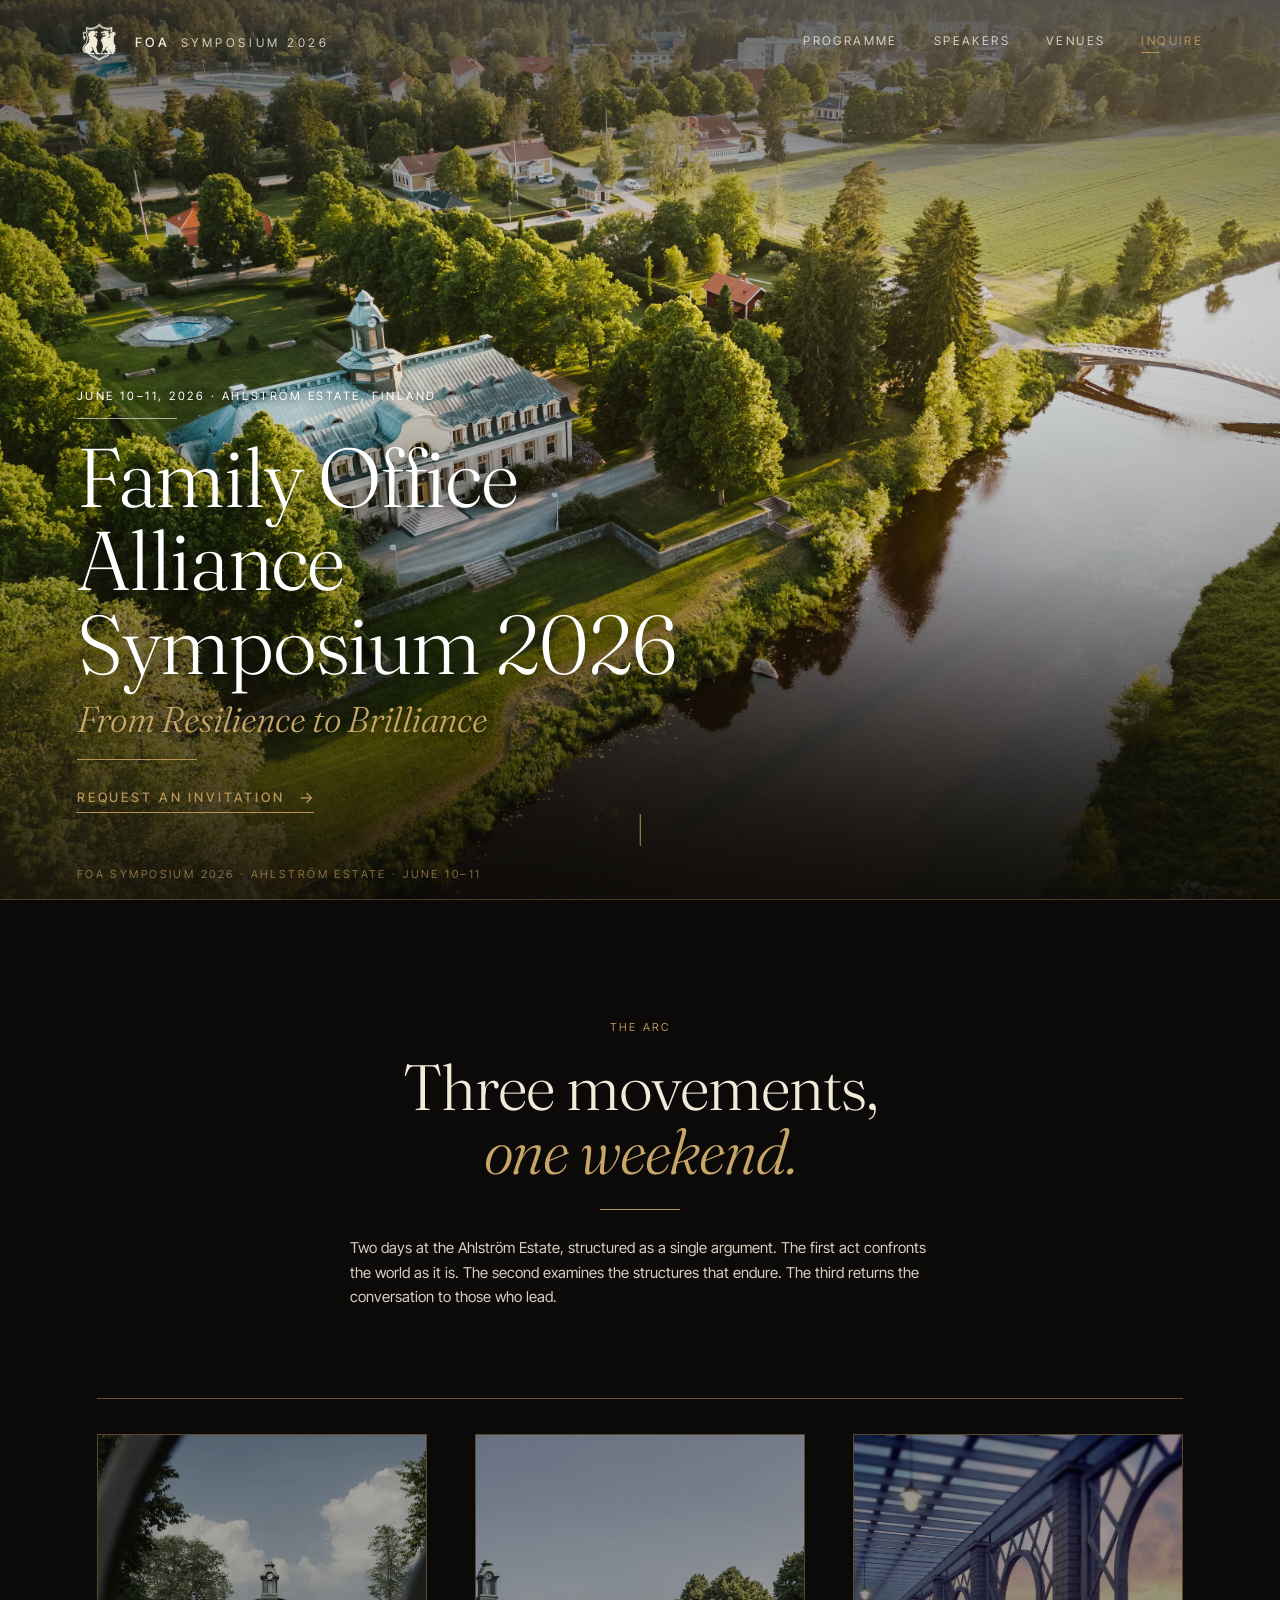
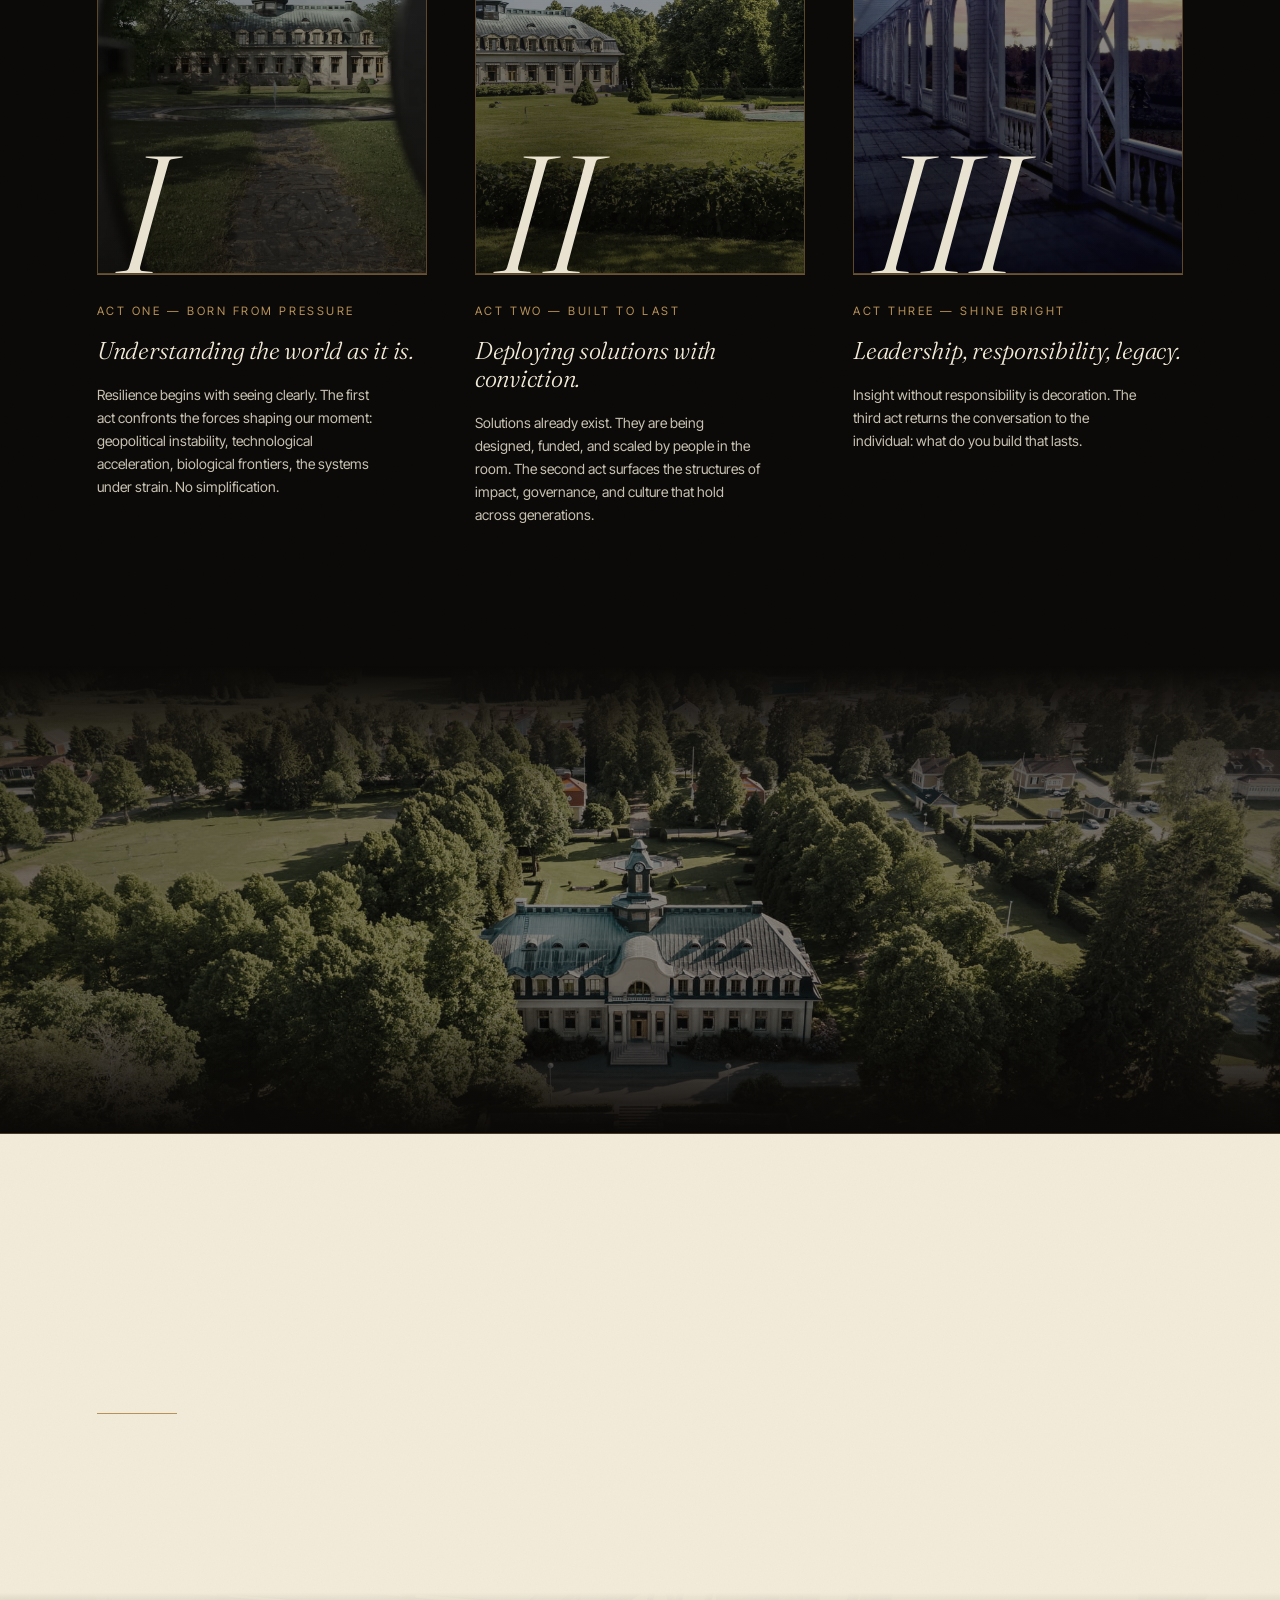
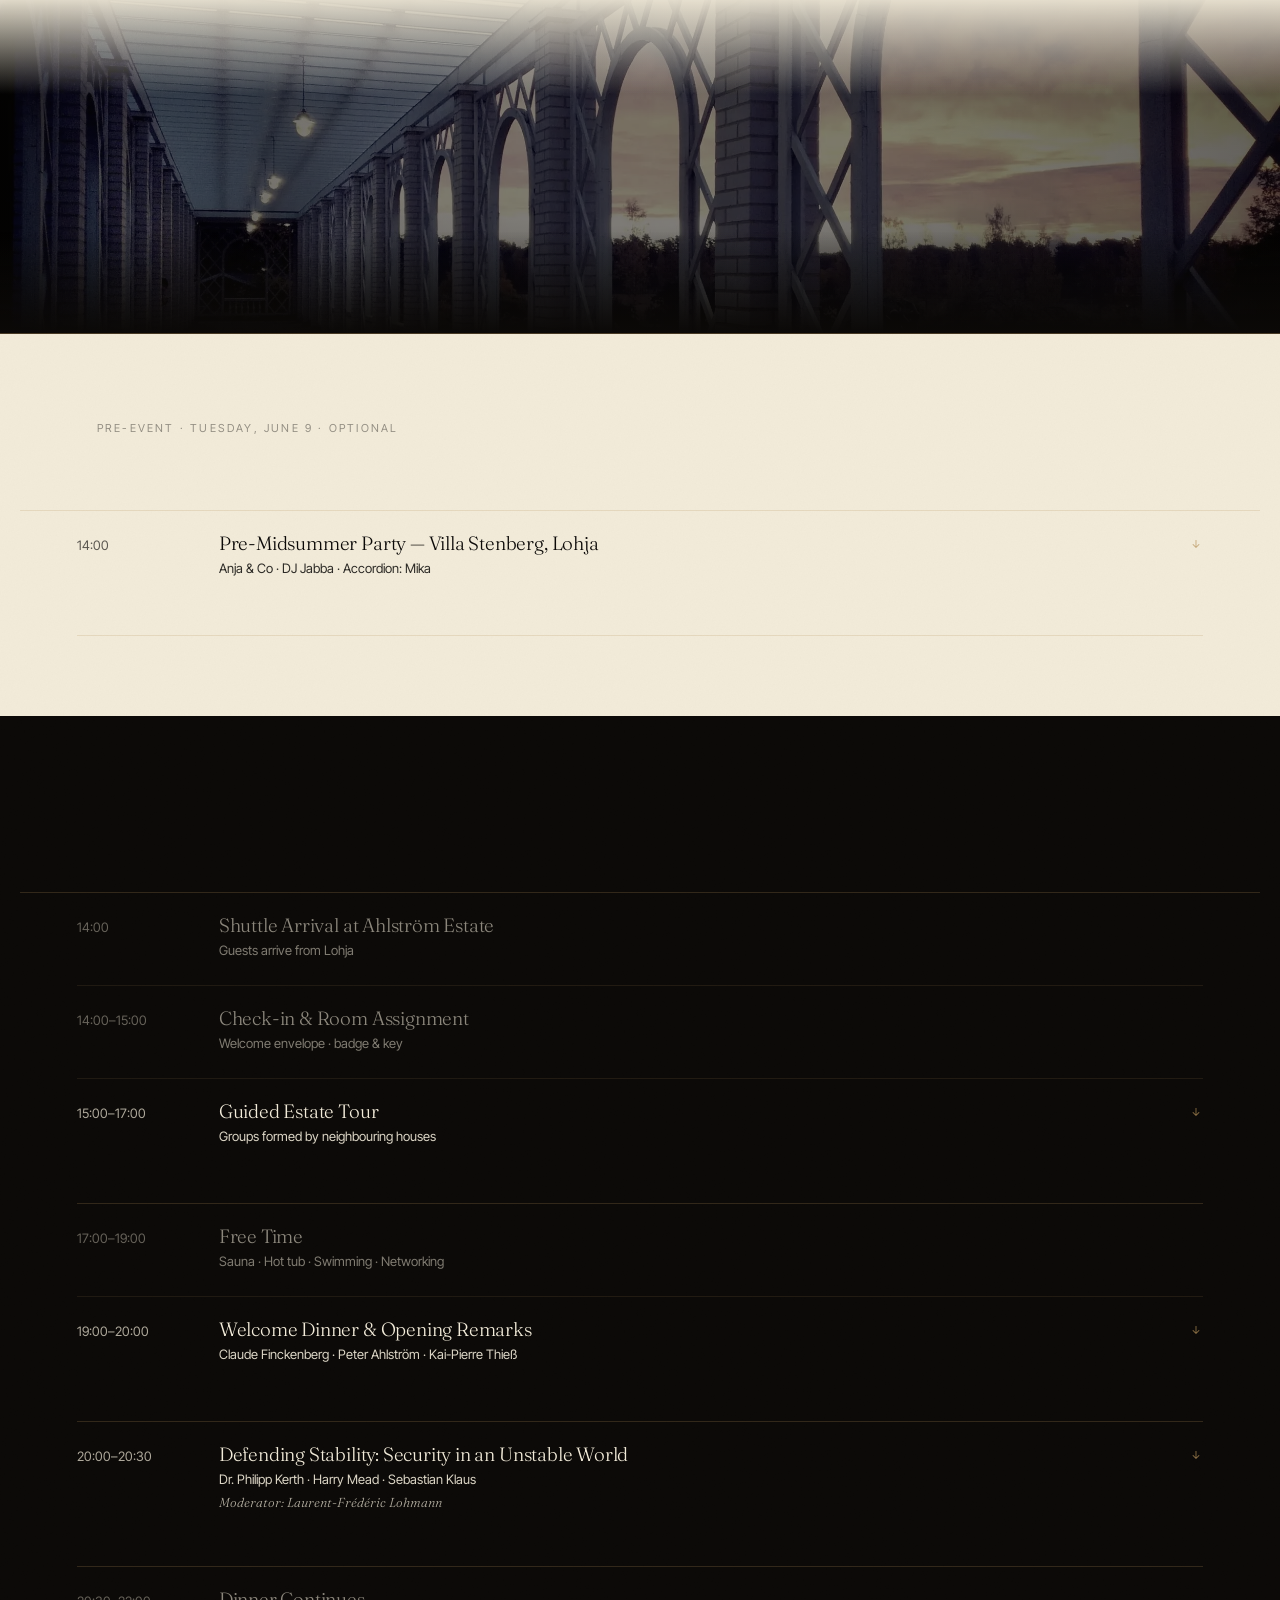
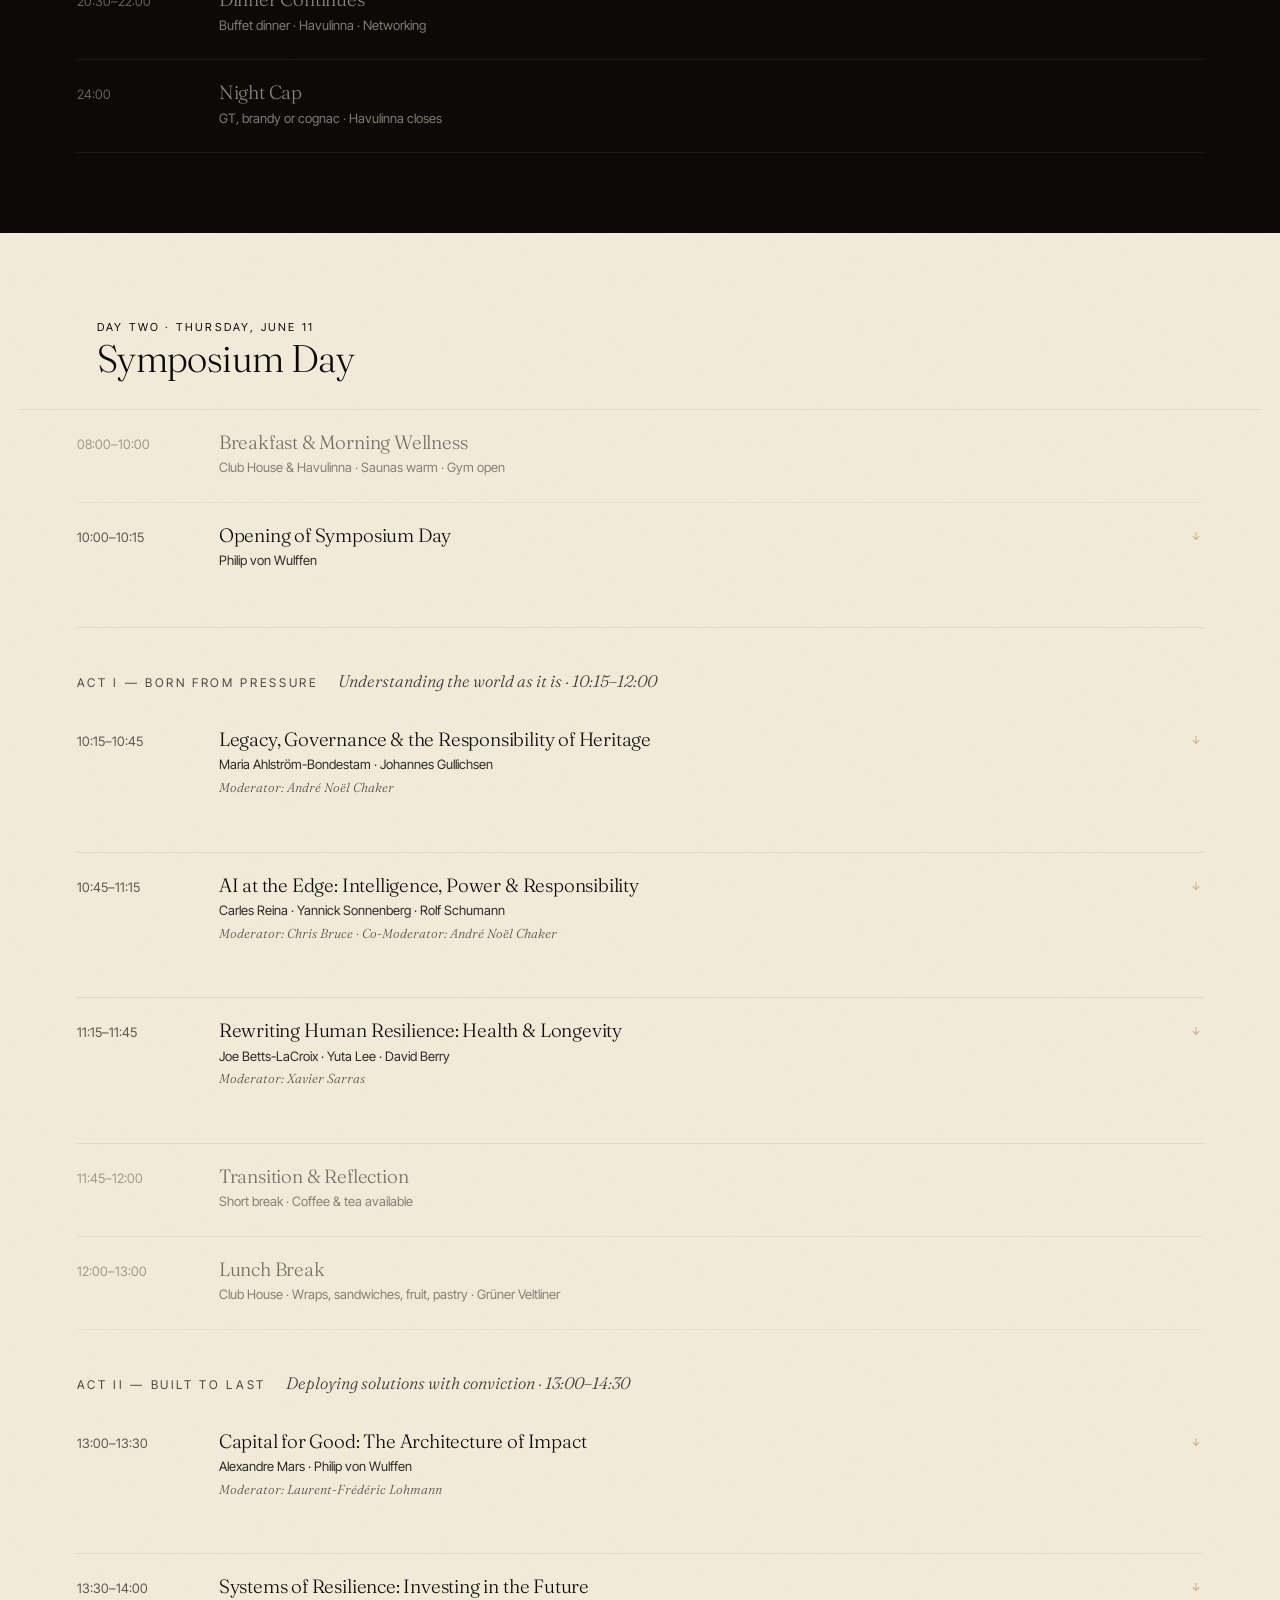
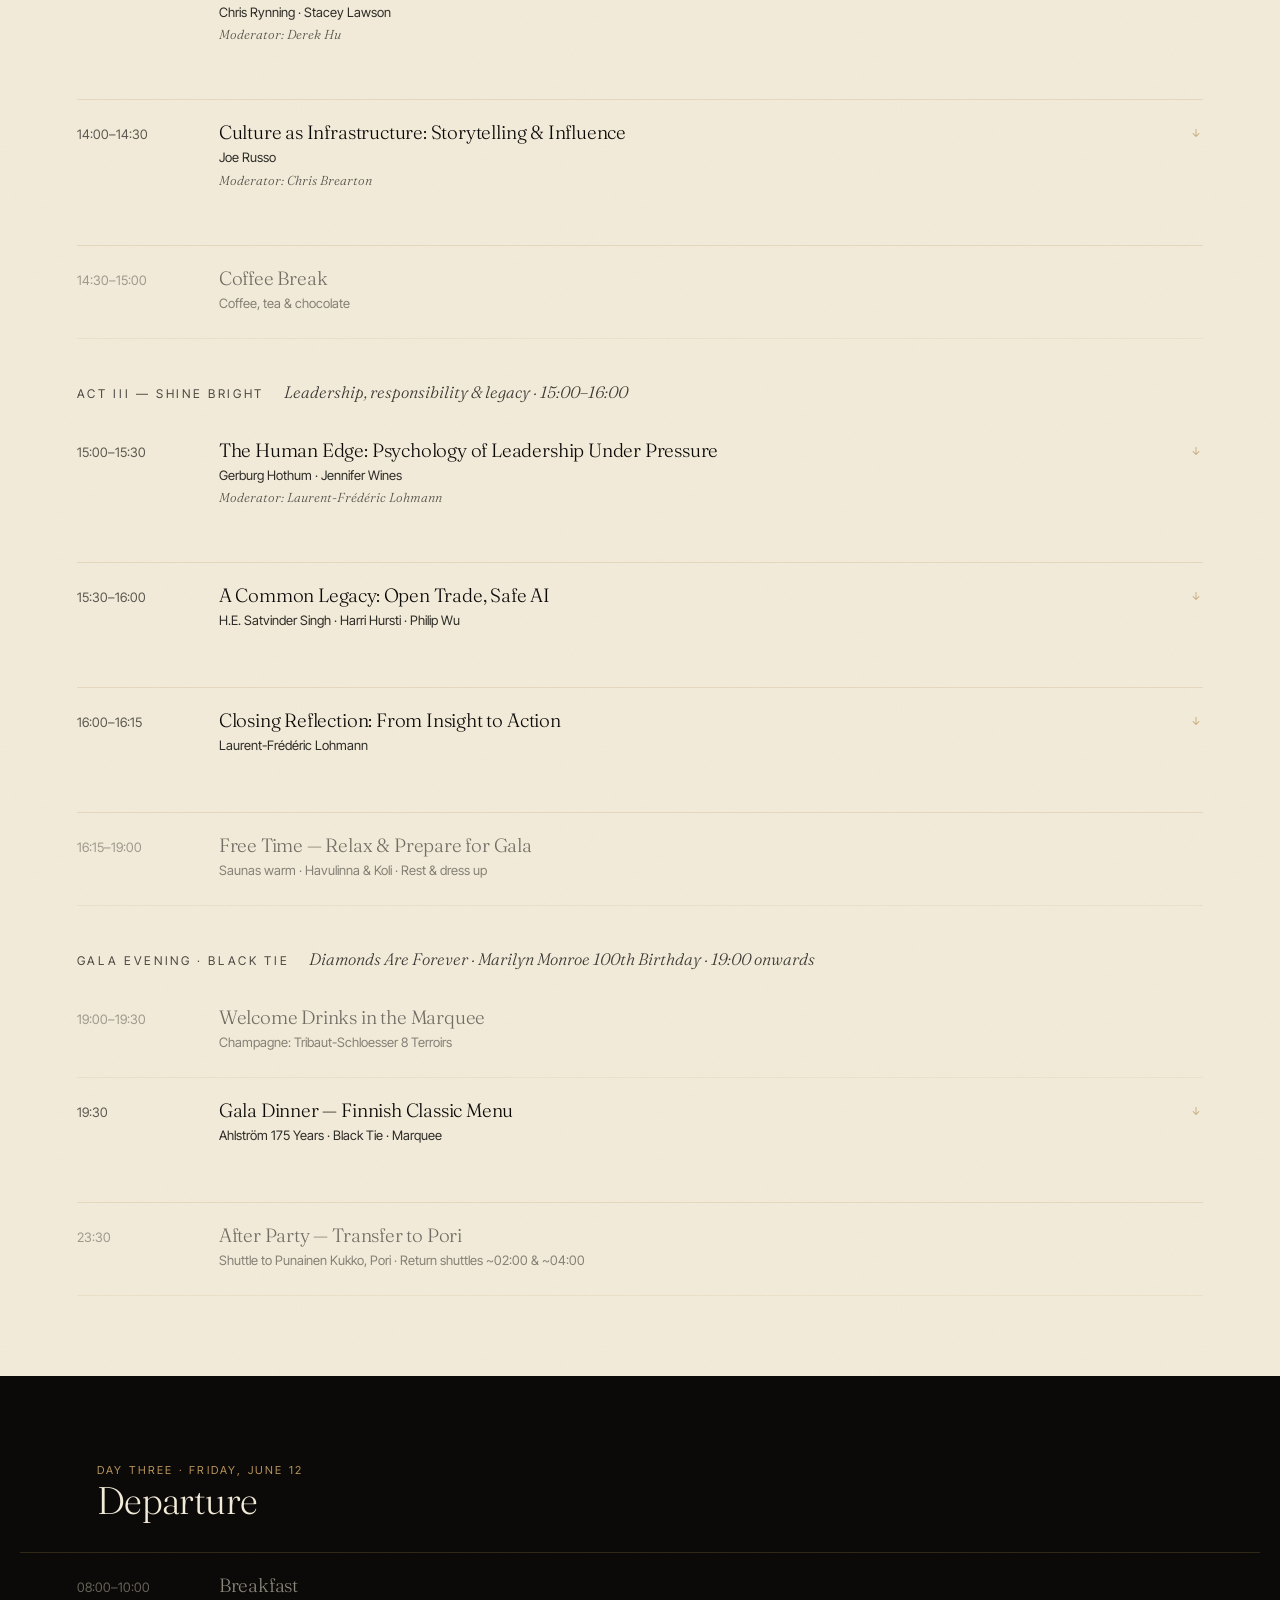
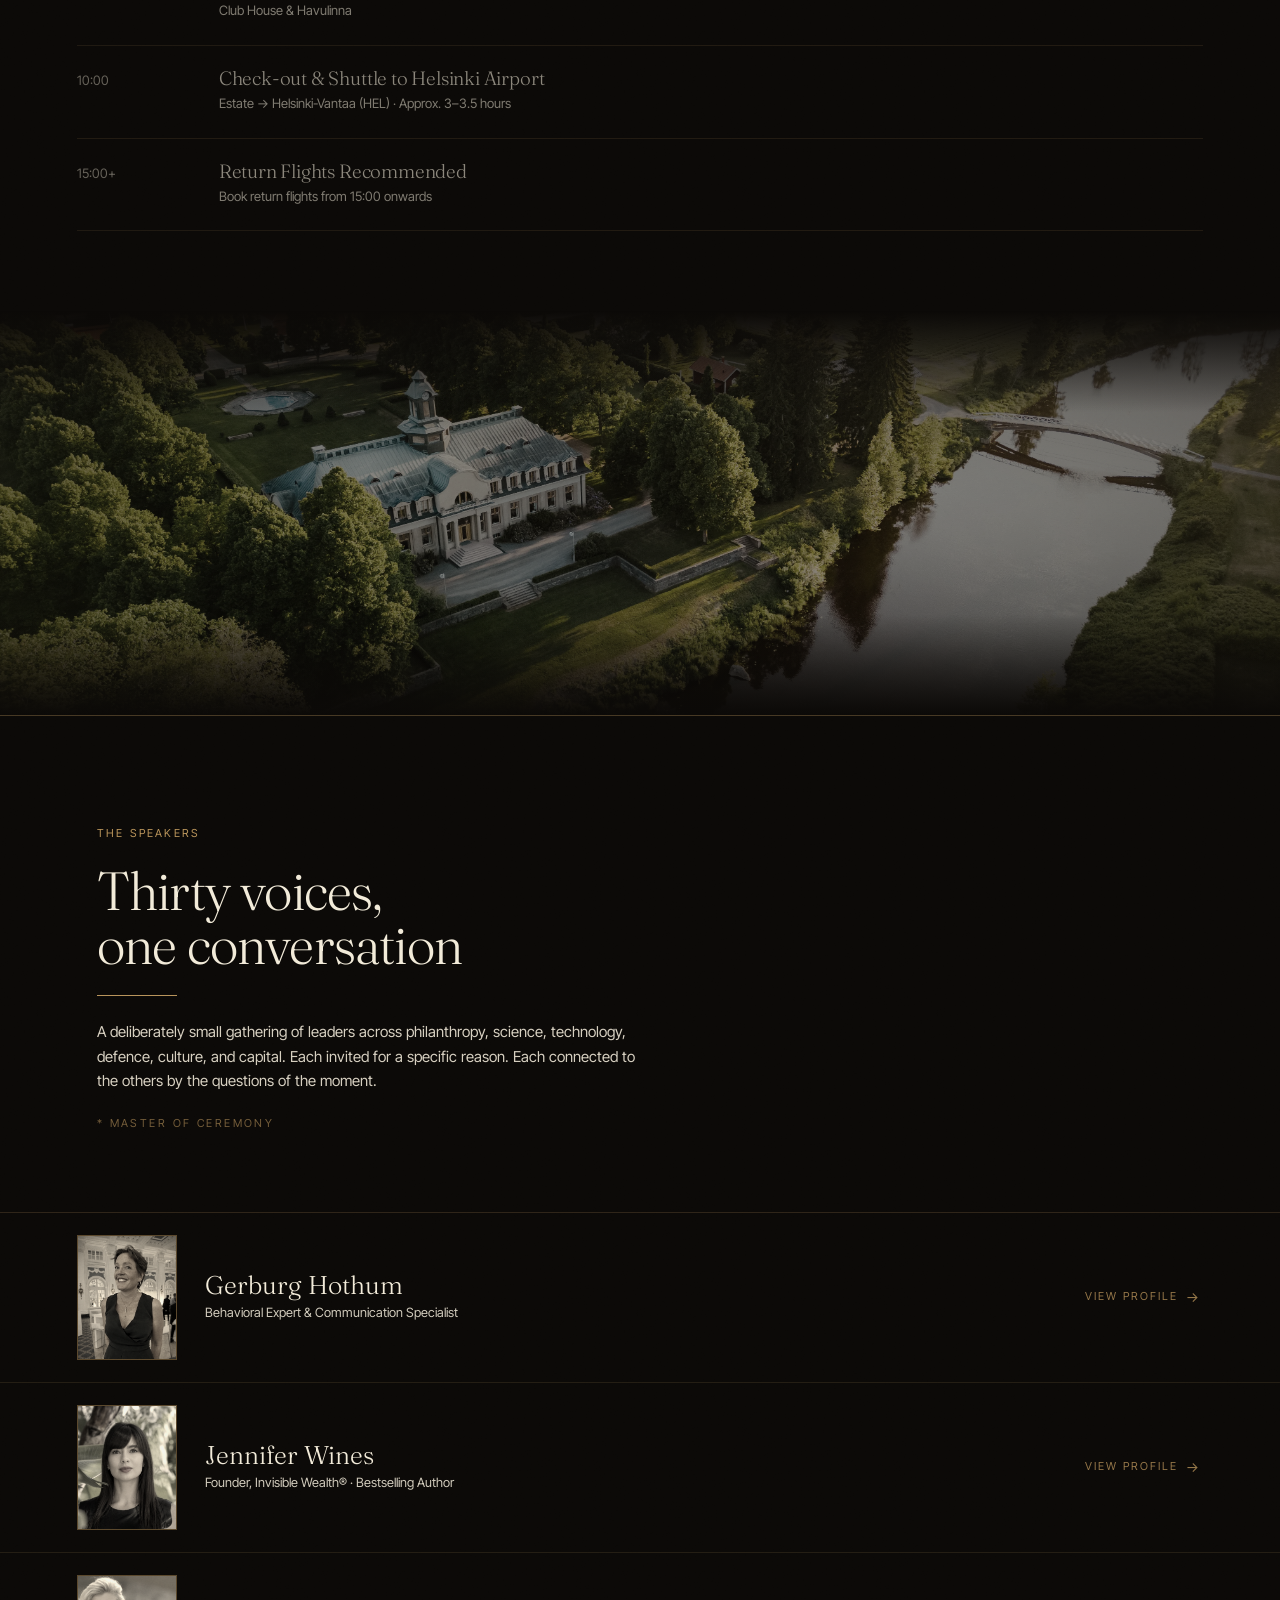
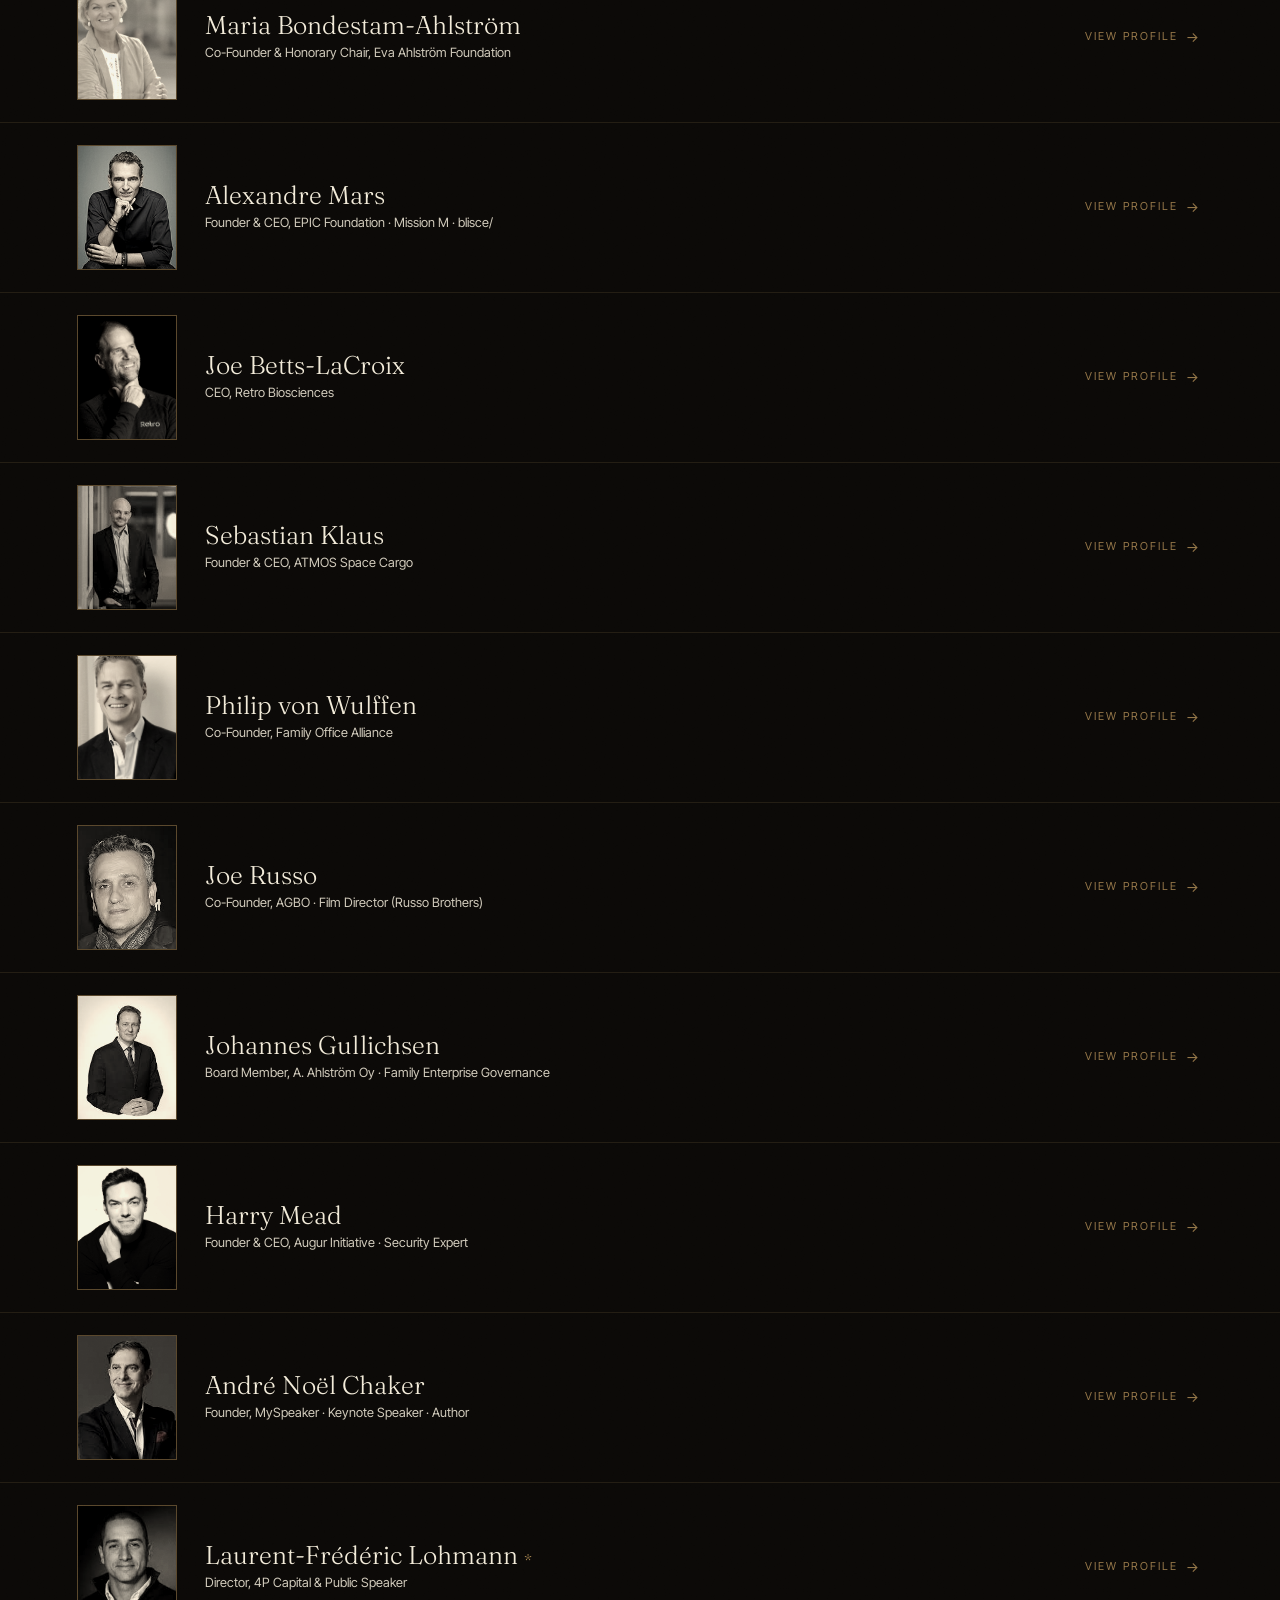
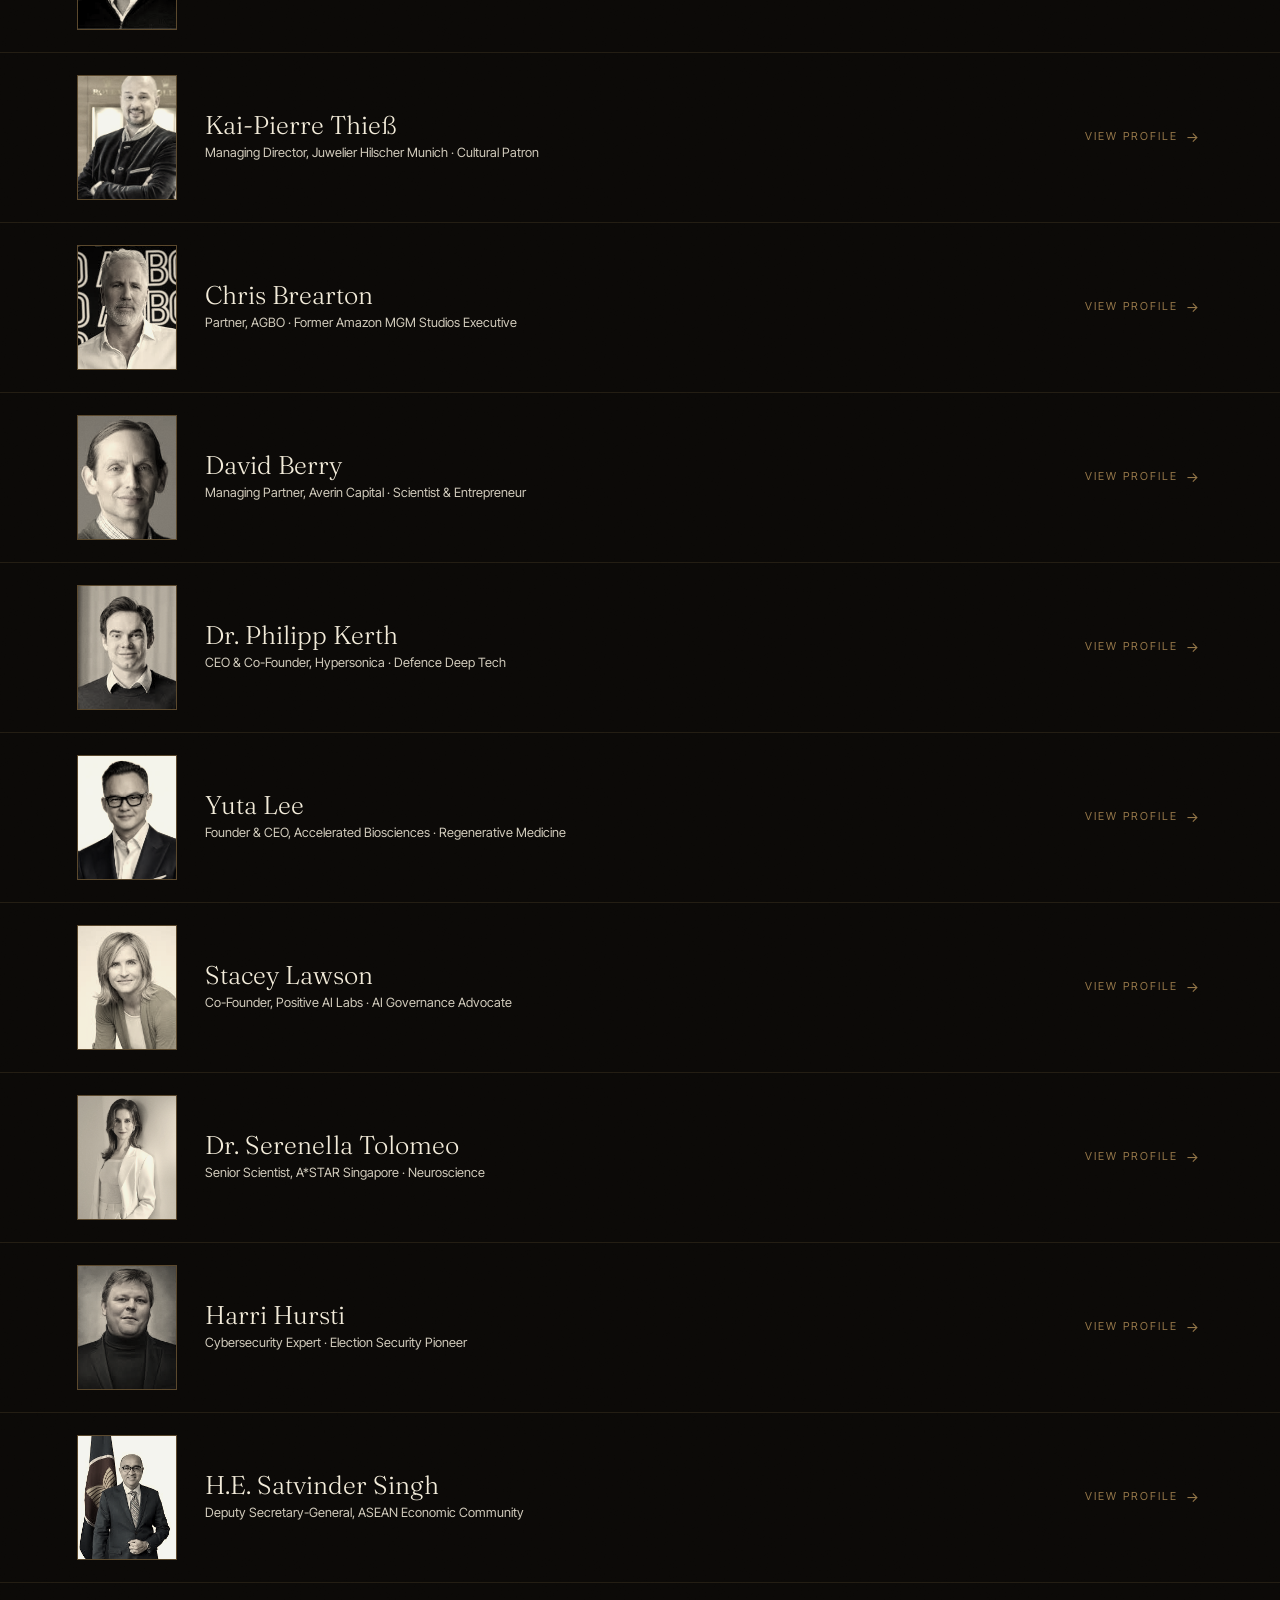
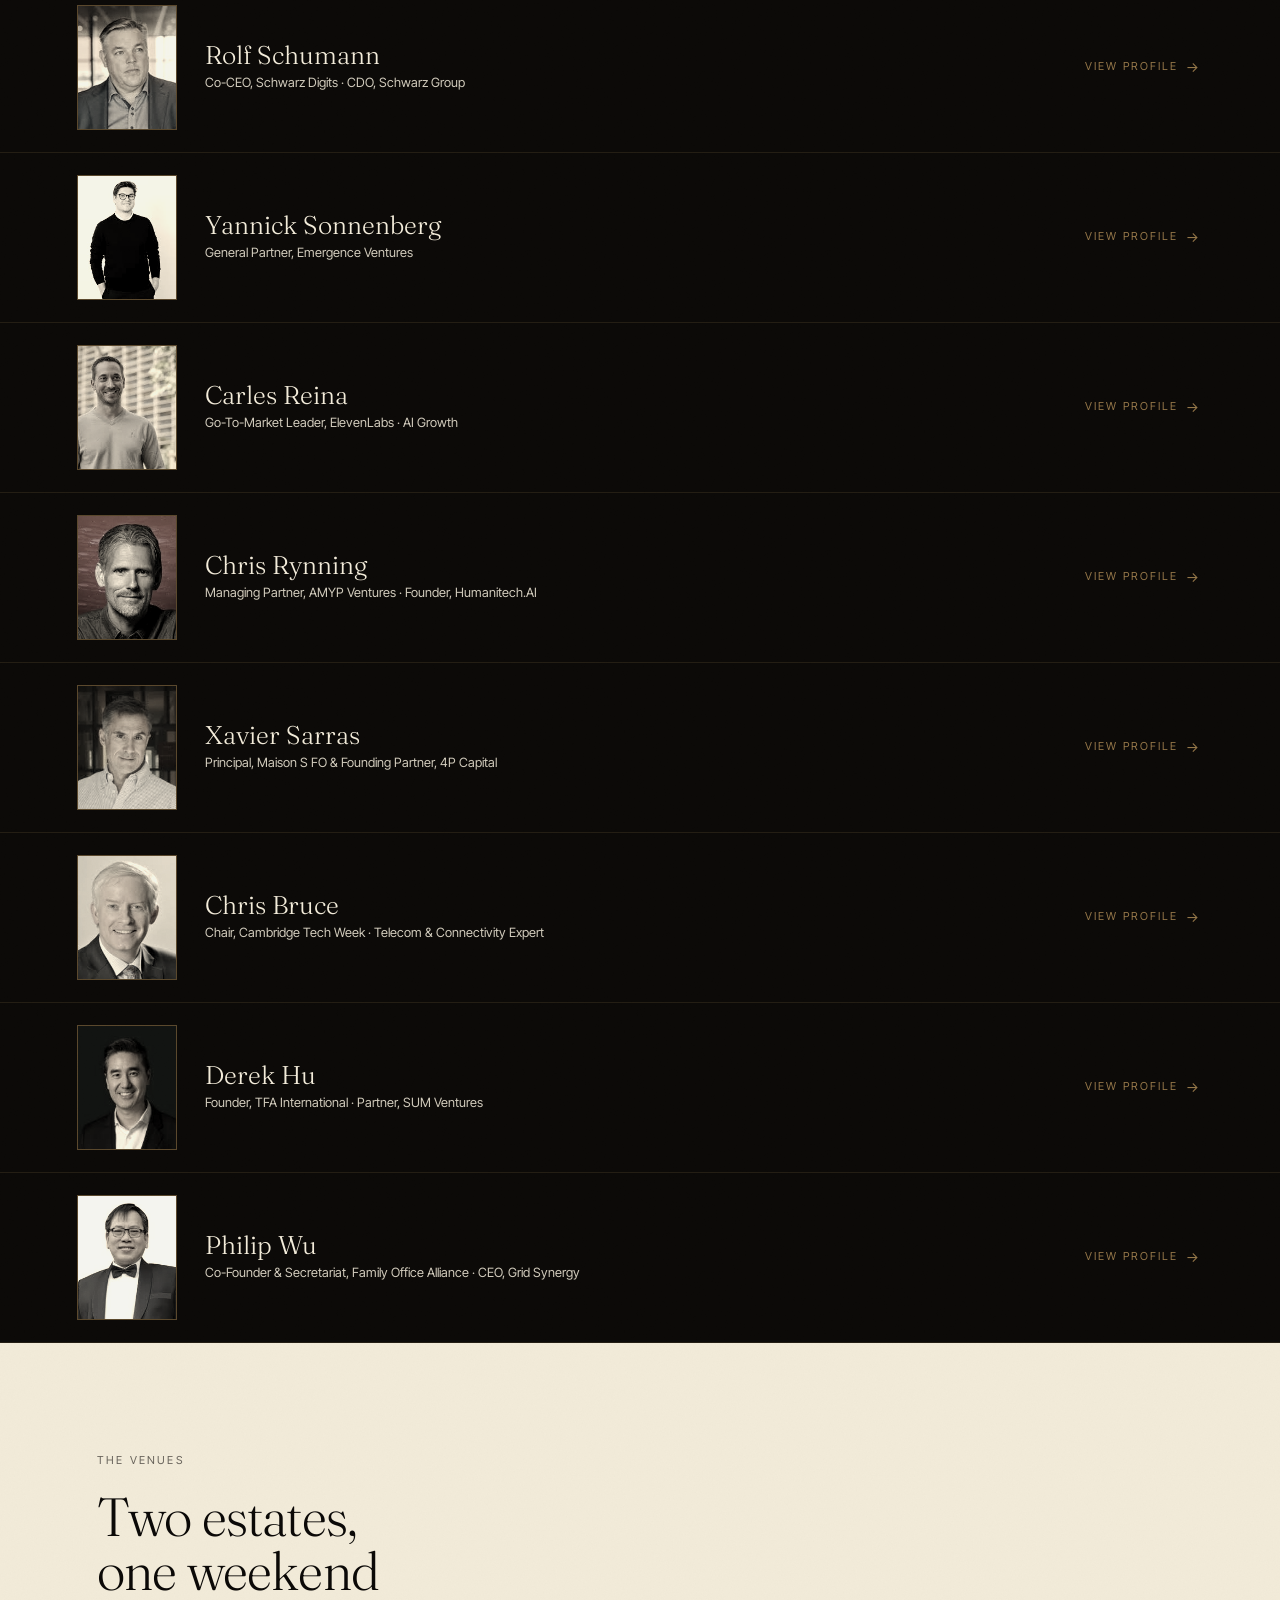
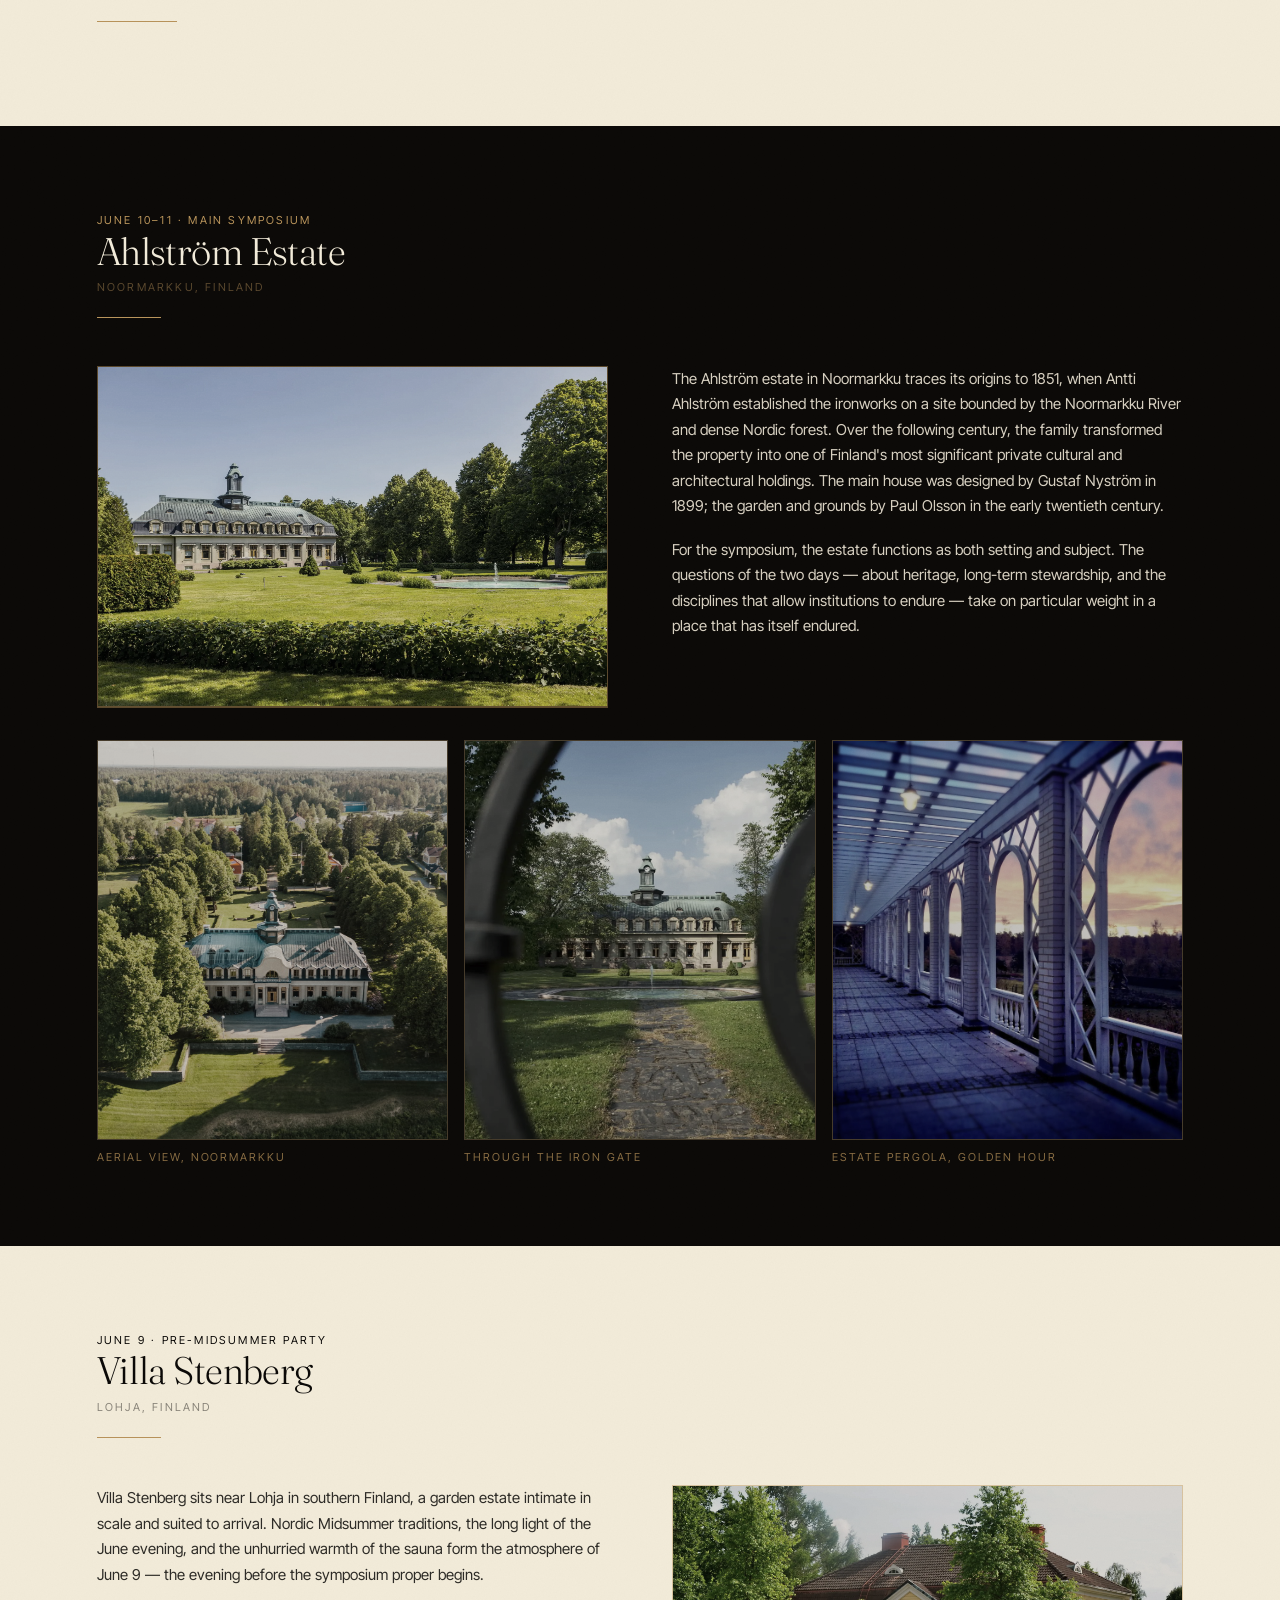
<file: index.html>
<!DOCTYPE html>
<html lang="en">
<head>
  <meta charset="UTF-8">
  <meta name="viewport" content="width=device-width, initial-scale=1.0">
  <title>FOA Symposium 2026 — From Resilience to Brilliance</title>
  <meta name="description" content="An invitation-only gathering of family office principals, founders, and global leaders. Ahlström Estate, Finland. June 10–11, 2026.">
  <meta property="og:title" content="FOA Symposium 2026 — From Resilience to Brilliance">
  <meta property="og:description" content="An invitation-only gathering of family office principals, founders, and global leaders. Ahlström Estate, Finland. June 10–11, 2026.">
  <meta property="og:image" content="assets/photo-estate-drone-river.webp">
  <meta property="og:type" content="website">
  <meta name="twitter:card" content="summary_large_image">
  <link rel="preload" href="fonts/Fraunces-VariableFont_SOFT_WONK_opsz_wght.ttf" as="font" type="font/truetype" crossorigin>
  <link rel="preload" href="fonts/InterTight-VariableFont_wght.ttf" as="font" type="font/truetype" crossorigin>
  <link rel="stylesheet" href="foa-styles.css">
</head>
<body>

<!-- ─── MOBILE MENU ──────────────────────────────────────────────────── -->
<div id="mobile-menu" role="dialog" aria-modal="true" aria-label="Navigation menu" class="grain surface-ink">
  <button class="mobile-menu-close" aria-label="Close menu">✕</button>
  <nav class="mobile-menu-links">
    <a class="mobile-menu-link" href="#programme">Programme</a>
    <a class="mobile-menu-link" href="#speakers">Speakers</a>
    <a class="mobile-menu-link" href="#venues">Venues</a>
    <a class="mobile-menu-link" href="#inquiries">Inquire</a>
  </nav>
  <div class="mobile-menu-footer">FOA SYMPOSIUM 2026 · JUNE 10–11 · FINLAND</div>
</div>

<!-- ─── NAVIGATION ──────────────────────────────────────────────────── -->
<nav id="nav" role="navigation" aria-label="Main navigation">
  <a class="nav-brand" href="#hero" aria-label="FOA Symposium 2026 – home">
    <span class="nav-crest" role="img" aria-label="Family Office Alliance crest"></span>
    <span class="nav-wordmark">
      <span class="nav-wordmark-foa">FOA</span><span class="nav-wordmark-sep"> · </span><span class="nav-wordmark-sub">Symposium 2026</span>
    </span>
  </a>
  <div class="nav-links">
    <a class="nav-link" href="#programme">Programme</a>
    <a class="nav-link" href="#speakers">Speakers</a>
    <a class="nav-link" href="#venues">Venues</a>
    <a class="nav-link nav-cta" href="#inquiries">Inquire</a>
  </div>
  <button class="nav-hamburger" aria-label="Open navigation menu" aria-expanded="false" aria-controls="mobile-menu">
    <span></span><span></span><span></span>
  </button>
</nav>

<!-- ═══════════════════════════════════════════════════════════════════
     1. HERO
     ═══════════════════════════════════════════════════════════════════ -->
<section id="hero">
  <div class="hero-photo" role="img" aria-label="Ahlström Estate aerial view, Noormarkku, Finland"></div>
  <div class="hero-overlay-r" aria-hidden="true"></div>
  <div class="hero-overlay-b" aria-hidden="true"></div>
  <div class="hero-overlay-t" aria-hidden="true"></div>
  <div class="hero-overlay-l" aria-hidden="true"></div>

  <div class="hero-content">
    <p class="label hero-eyebrow">June 10–11, 2026 · Ahlström Estate, Finland</p>
    <div class="hero-rule" aria-hidden="true"></div>
    <h1 class="disp hero-title">Family Office Alliance<br>Symposium 2026</h1>
    <p class="disp-tag hero-tagline">From Resilience to Brilliance</p>
    <div class="hero-rule-2" aria-hidden="true"></div>
    <a class="label hero-cta" href="#inquiries">Request an Invitation<span class="hero-cta-arrow" aria-hidden="true">→</span></a>
  </div>

  <div class="scroll-indicator" aria-hidden="true">
    <div class="scroll-line"></div>
  </div>
  <div class="hero-photo-rule" aria-hidden="true"></div>
  <div class="hero-footer" aria-hidden="true">
    <span class="label hero-footer-line">FOA Symposium 2026 · Ahlström Estate · June 10–11</span>
  </div>
</section>

<!-- ═══════════════════════════════════════════════════════════════════
     2. THE THREE ACTS — triptych
     ═══════════════════════════════════════════════════════════════════ -->
<section id="acts" class="surface-ink grain">
  <div class="container acts-container">

    <header class="acts-header">
      <span class="label sec-eyebrow" data-fade>The Arc</span>
      <h2 class="disp acts-headline" data-fade="delay-1">Three movements,<br><em>one weekend.</em></h2>
      <hr class="sec-rule" aria-hidden="true">
      <p class="sec-body" data-fade="delay-2">Two days at the Ahlström Estate, structured as a single argument. The first act confronts the world as it is. The second examines the structures that endure. The third returns the conversation to those who lead.</p>
    </header>

    <div class="acts-triptych">

      <article class="act-card" data-fade>
        <div class="act-card-photo">
          <img src="uploads/ahlstromin-ruukki-noormarkku-kesalla-35.webp"
               alt="Ahlström Estate, aerial of the manor and grounds"
               loading="lazy">
          <div class="act-card-photo-overlay" aria-hidden="true"></div>
          <span class="act-card-numeral" aria-hidden="true">I</span>
        </div>
        <hr class="act-card-rule" aria-hidden="true">
        <div class="act-card-content">
          <span class="label act-card-label">Act One — Born from Pressure</span>
          <h3 class="disp-tag act-card-title">Understanding the world as it is.</h3>
          <p class="act-card-body">Resilience begins with seeing clearly. The first act confronts the forces shaping our moment: geopolitical instability, technological acceleration, biological frontiers, the systems under strain. No simplification.</p>
        </div>
      </article>

      <article class="act-card" data-fade="delay-1">
        <div class="act-card-photo">
          <img src="uploads/ahlstrom-ruukki-alue-16.webp"
               alt="Ahlström Estate gardens and fountain"
               loading="lazy">
          <div class="act-card-photo-overlay" aria-hidden="true"></div>
          <span class="act-card-numeral" aria-hidden="true">II</span>
        </div>
        <hr class="act-card-rule" aria-hidden="true">
        <div class="act-card-content">
          <span class="label act-card-label">Act Two — Built to Last</span>
          <h3 class="disp-tag act-card-title">Deploying solutions with conviction.</h3>
          <p class="act-card-body">Solutions already exist. They are being designed, funded, and scaled by people in the room. The second act surfaces the structures of impact, governance, and culture that hold across generations.</p>
        </div>
      </article>

      <article class="act-card" data-fade="delay-2">
        <div class="act-card-photo">
          <img src="uploads/havulinna-11-scaled.webp"
               alt="Havulinna pergola at golden hour"
               loading="lazy">
          <div class="act-card-photo-overlay" aria-hidden="true"></div>
          <span class="act-card-numeral" aria-hidden="true">III</span>
        </div>
        <hr class="act-card-rule" aria-hidden="true">
        <div class="act-card-content">
          <span class="label act-card-label">Act Three — Shine Bright</span>
          <h3 class="disp-tag act-card-title">Leadership, responsibility, legacy.</h3>
          <p class="act-card-body">Insight without responsibility is decoration. The third act returns the conversation to the individual: what do you build that lasts.</p>
        </div>
      </article>

    </div>

  </div>
</section>

<!-- ─── PHOTO BAND: ESTATE AERIAL ────────────────────────────────── -->
<div class="photo-band" aria-hidden="true">
  <img class="photo-band-img" src="uploads/ahlstrom-ruukki-alue-02.jpg"
       alt="" loading="lazy" style="object-position: center 40%;">
  <div class="photo-band-vignette"></div>
  <div class="photo-band-top"></div>
  <div class="photo-band-bottom"></div>
  <div class="photo-band-rule-b"></div>
</div>

<!-- ═══════════════════════════════════════════════════════════════════
     3. PROGRAMME
     ═══════════════════════════════════════════════════════════════════ -->
<section id="programme">

  <!-- Intro -->
  <div id="programme-intro" class="surface-bone grain">
    <div class="container">
      <span class="label sec-eyebrow" data-fade>The Programme</span>
      <h2 class="disp sec-headline" data-fade="delay-1">An arrival evening.<br>A working day.</h2>
      <hr class="sec-rule" aria-hidden="true">
      <p class="sec-body" data-fade="delay-2">June 9 is an optional pre-midsummer evening at Villa Stenberg. June 10 brings arrival at Ahlström Estate and an opening panel after dinner. June 11 unfolds as a full symposium day across three acts, closing with a black-tie gala.</p>
    </div>
  </div>

  <!-- Photo strip: pergola at dusk -->
  <div class="photo-strip" aria-hidden="true" style="height:38vh;">
    <img class="photo-band-img" src="uploads/havulinna-11-scaled.webp"
         alt="" loading="lazy" style="object-position: center 35%;">
    <div class="photo-band-vignette"></div>
    <div class="photo-band-top" style="background: linear-gradient(to bottom, var(--bone) 0%, transparent 30%);"></div>
    <div class="photo-band-bottom" style="background: linear-gradient(to top, var(--ink) 0%, transparent 30%);"></div>
    <div class="photo-band-rule-b"></div>
  </div>

  <!-- Pre-Event: June 9 -->
  <div class="prog-day prog-day-pad surface-bone grain">
    <div class="prog-day-header container-narrow">
      <span class="label prog-day-eyebrow" data-fade>Pre-Event · Tuesday, June 9 · Optional</span>
      <h3 class="disp prog-day-title" data-fade="delay-1">Pre-Midsummer Party</h3>
    </div>
    <div class="prog-rows" role="list">
      <div class="prog-row" role="listitem" tabindex="0" aria-expanded="false">
        <div class="prog-time">14:00</div>
        <div>
          <div class="prog-event-title disp-panel">Pre-Midsummer Party — Villa Stenberg, Lohja</div>
          <div class="prog-speakers">Anja &amp; Co · DJ Jabba · Accordion: Mika</div>
        </div>
        <div class="prog-toggle" aria-hidden="true">↓</div>
        <div class="prog-expand" aria-hidden="true">
          <p class="prog-expand-body">An optional pre-event at Villa Stenberg, Lohja — the evening before the symposium begins. Nordic Midsummer atmosphere: sauna, garden, BBQ, and live music. Dress: casual. A gathering before the gathering, where informal conversations precede the formal proceedings of the days ahead.</p>
        </div>
      </div>
    </div>
  </div>

  <!-- Day 1: June 10 -->
  <div class="prog-day prog-day-pad surface-ink grain">
    <div class="prog-day-header container-narrow">
      <span class="label prog-day-eyebrow" data-fade>Day One · Wednesday, June 10</span>
      <h3 class="disp prog-day-title" data-fade="delay-1">Arrival &amp; Opening Evening</h3>
    </div>
    <div class="prog-rows" role="list">
      <div class="prog-row break-row" role="listitem">
        <div class="prog-time">14:00</div>
        <div><div class="prog-event-title disp-panel">Shuttle Arrival at Ahlström Estate</div><div class="prog-speakers">Guests arrive from Lohja</div></div>
        <div></div>
      </div>
      <div class="prog-row break-row" role="listitem">
        <div class="prog-time">14:00–15:00</div>
        <div><div class="prog-event-title disp-panel">Check-in &amp; Room Assignment</div><div class="prog-speakers">Welcome envelope · badge &amp; key</div></div>
        <div></div>
      </div>
      <div class="prog-row" role="listitem" tabindex="0" aria-expanded="false">
        <div class="prog-time">15:00–17:00</div>
        <div>
          <div class="prog-event-title disp-panel">Guided Estate Tour</div>
          <div class="prog-speakers">Groups formed by neighbouring houses</div>
        </div>
        <div class="prog-toggle" aria-hidden="true">↓</div>
        <div class="prog-expand" aria-hidden="true">
          <p class="prog-expand-body">A private guided tour of the Ahlström estate and its grounds, including the main house designed by Gustaf Nyström in 1899 and the gardens laid out by Paul Olsson in the early twentieth century. Café Voyage available throughout: coffee, tea &amp; afternoon buffet.</p>
        </div>
      </div>
      <div class="prog-row break-row" role="listitem">
        <div class="prog-time">17:00–19:00</div>
        <div><div class="prog-event-title disp-panel">Free Time</div><div class="prog-speakers">Sauna · Hot tub · Swimming · Networking</div></div>
        <div></div>
      </div>
      <div class="prog-row" role="listitem" tabindex="0" aria-expanded="false">
        <div class="prog-time">19:00–20:00</div>
        <div>
          <div class="prog-event-title disp-panel">Welcome Dinner &amp; Opening Remarks</div>
          <div class="prog-speakers">Claude Finckenberg · Peter Ahlström · Kai-Pierre Thieß</div>
        </div>
        <div class="prog-toggle" aria-hidden="true">↓</div>
        <div class="prog-expand" aria-hidden="true">
          <p class="prog-expand-body">Canapés · Lucien Albrecht Crémant Brut · Havulinna. An intimate dinner at the Ahlström estate. Welcome address by Claude Finckenberg, a welcome from the estate by Peter Ahlström, and reflections on craftsmanship, luxury &amp; enduring value by Kai-Pierre Thieß. The narrative arc of the weekend — Born from Pressure — is introduced.</p>
        </div>
      </div>
      <div class="prog-row" role="listitem" tabindex="0" aria-expanded="false">
        <div class="prog-time">20:00–20:30</div>
        <div>
          <div class="prog-event-title disp-panel">Defending Stability: Security in an Unstable World</div>
          <div class="prog-speakers">Dr. Philipp Kerth · Harry Mead · Sebastian Klaus</div>
          <div class="prog-moderator">Moderator: Laurent-Frédéric Lohmann</div>
        </div>
        <div class="prog-toggle" aria-hidden="true">↓</div>
        <div class="prog-expand" aria-hidden="true">
          <p class="prog-expand-body">The operating environment for capital and governance has shifted. Dr. Philipp Kerth on engineering resilience under extreme conditions; Harry Mead on real-world threats and protection of public spaces; Sebastian Klaus on future infrastructure and strategic systems. Tension: Technology vs. unpredictability. Takeaway: Resilience is designed under pressure.</p>
        </div>
      </div>
      <div class="prog-row break-row" role="listitem">
        <div class="prog-time">20:30–22:00</div>
        <div><div class="prog-event-title disp-panel">Dinner Continues</div><div class="prog-speakers">Buffet dinner · Havulinna · Networking</div></div>
        <div></div>
      </div>
      <div class="prog-row break-row" role="listitem">
        <div class="prog-time">24:00</div>
        <div><div class="prog-event-title disp-panel">Night Cap</div><div class="prog-speakers">GT, brandy or cognac · Havulinna closes</div></div>
        <div></div>
      </div>
    </div>
  </div>

  <!-- Day 2: June 11 -->
  <div class="prog-day prog-day-pad surface-bone grain">
    <div class="prog-day-header container-narrow">
      <span class="label prog-day-eyebrow" data-fade>Day Two · Thursday, June 11</span>
      <h3 class="disp prog-day-title" data-fade="delay-1">Symposium Day</h3>
    </div>

    <div class="prog-rows" role="list">
      <div class="prog-row break-row" role="listitem">
        <div class="prog-time">08:00–10:00</div>
        <div><div class="prog-event-title disp-panel">Breakfast &amp; Morning Wellness</div><div class="prog-speakers">Club House &amp; Havulinna · Saunas warm · Gym open</div></div>
        <div></div>
      </div>
      <div class="prog-row" role="listitem" tabindex="0" aria-expanded="false">
        <div class="prog-time">10:00–10:15</div>
        <div>
          <div class="prog-event-title disp-panel">Opening of Symposium Day</div>
          <div class="prog-speakers">Philip von Wulffen</div>
        </div>
        <div class="prog-toggle" aria-hidden="true">↓</div>
        <div class="prog-expand" aria-hidden="true">
          <p class="prog-expand-body">Philip von Wulffen opens the symposium day with welcome remarks — setting the intent and framing the three-act structure of the day ahead. Brief, precise, and calibrated to the room.</p>
        </div>
      </div>
    </div>

    <!-- Act I -->
    <div class="prog-act-head">
      <span class="label prog-act-label">Act I — Born from Pressure</span>
      <span class="prog-act-tagline">Understanding the world as it is · 10:15–12:00</span>
    </div>
    <div class="prog-rows" role="list">
      <div class="prog-row" role="listitem" tabindex="0" aria-expanded="false">
        <div class="prog-time">10:15–10:45</div>
        <div>
          <div class="prog-event-title disp-panel">Legacy, Governance &amp; the Responsibility of Heritage</div>
          <div class="prog-speakers">Maria Ahlström-Bondestam · Johannes Gullichsen</div>
          <div class="prog-moderator">Moderator: André Noël Chaker</div>
        </div>
        <div class="prog-toggle" aria-hidden="true">↓</div>
        <div class="prog-expand" aria-hidden="true">
          <p class="prog-expand-body">What does it mean to steward an industrial dynasty across five generations? Maria Ahlström-Bondestam on societal leadership and generational responsibility; Johannes Gullichsen on family enterprise governance and legacy. Sets the emotional and philosophical foundation of the day.</p>
        </div>
      </div>
      <div class="prog-row" role="listitem" tabindex="0" aria-expanded="false">
        <div class="prog-time">10:45–11:15</div>
        <div>
          <div class="prog-event-title disp-panel">AI at the Edge: Intelligence, Power &amp; Responsibility</div>
          <div class="prog-speakers">Carles Reina · Yannick Sonnenberg · Rolf Schumann</div>
          <div class="prog-moderator">Moderator: Chris Bruce · Co-Moderator: André Noël Chaker</div>
        </div>
        <div class="prog-toggle" aria-hidden="true">↓</div>
        <div class="prog-expand" aria-hidden="true">
          <p class="prog-expand-body">Artificial intelligence is not a future technology — it is the present organizational challenge. Carles Reina on scaling and go-to-market execution; Yannick Sonnenberg on investment and infrastructure; Rolf Schumann on corporate transformation and AI at scale. Takeaway: AI reshapes power structures.</p>
        </div>
      </div>
      <div class="prog-row" role="listitem" tabindex="0" aria-expanded="false">
        <div class="prog-time">11:15–11:45</div>
        <div>
          <div class="prog-event-title disp-panel">Rewriting Human Resilience: Health &amp; Longevity</div>
          <div class="prog-speakers">Joe Betts-LaCroix · Yuta Lee · David Berry</div>
          <div class="prog-moderator">Moderator: Xavier Sarras</div>
        </div>
        <div class="prog-toggle" aria-hidden="true">↓</div>
        <div class="prog-expand" aria-hidden="true">
          <p class="prog-expand-body">The biological frontier is open. Joe Betts-LaCroix on the vision and future of longevity; Yuta Lee on scientific depth and regenerative medicine; David Berry on scaling biology into real-world solutions. Tension: Science vs. societal readiness.</p>
        </div>
      </div>
      <div class="prog-row break-row" role="listitem">
        <div class="prog-time">11:45–12:00</div>
        <div><div class="prog-event-title disp-panel">Transition &amp; Reflection</div><div class="prog-speakers">Short break · Coffee &amp; tea available</div></div>
        <div></div>
      </div>
      <div class="prog-row break-row" role="listitem">
        <div class="prog-time">12:00–13:00</div>
        <div><div class="prog-event-title disp-panel">Lunch Break</div><div class="prog-speakers">Club House · Wraps, sandwiches, fruit, pastry · Grüner Veltliner</div></div>
        <div></div>
      </div>
    </div>

    <!-- Act II -->
    <div class="prog-act-head">
      <span class="label prog-act-label">Act II — Built to Last</span>
      <span class="prog-act-tagline">Deploying solutions with conviction · 13:00–14:30</span>
    </div>
    <div class="prog-rows" role="list">
      <div class="prog-row" role="listitem" tabindex="0" aria-expanded="false">
        <div class="prog-time">13:00–13:30</div>
        <div>
          <div class="prog-event-title disp-panel">Capital for Good: The Architecture of Impact</div>
          <div class="prog-speakers">Alexandre Mars · Philip von Wulffen</div>
          <div class="prog-moderator">Moderator: Laurent-Frédéric Lohmann</div>
        </div>
        <div class="prog-toggle" aria-hidden="true">↓</div>
        <div class="prog-expand" aria-hidden="true">
          <p class="prog-expand-body">Impact without architecture is charity. Alexandre Mars on scaling impact like a business through the Epic Foundation; Philip von Wulffen on the governance structures and long-horizon thinking that turn intention into lasting change. Takeaway: Impact is a system, not an intention.</p>
        </div>
      </div>
      <div class="prog-row" role="listitem" tabindex="0" aria-expanded="false">
        <div class="prog-time">13:30–14:00</div>
        <div>
          <div class="prog-event-title disp-panel">Systems of Resilience: Investing in the Future</div>
          <div class="prog-speakers">Chris Rynning · Stacey Lawson</div>
          <div class="prog-moderator">Moderator: Derek Hu</div>
        </div>
        <div class="prog-toggle" aria-hidden="true">↓</div>
        <div class="prog-expand" aria-hidden="true">
          <p class="prog-expand-body">The most resilient investments are those that produce genuine human benefit. Chris Rynning on identifying system-level opportunities; Stacey Lawson on governance and responsible frameworks. Takeaway: The future belongs to those who design systems.</p>
        </div>
      </div>
      <div class="prog-row" role="listitem" tabindex="0" aria-expanded="false">
        <div class="prog-time">14:00–14:30</div>
        <div>
          <div class="prog-event-title disp-panel">Culture as Infrastructure: Storytelling &amp; Influence</div>
          <div class="prog-speakers">Joe Russo</div>
          <div class="prog-moderator">Moderator: Chris Brearton</div>
        </div>
        <div class="prog-toggle" aria-hidden="true">↓</div>
        <div class="prog-expand" aria-hidden="true">
          <p class="prog-expand-body">Narrative shapes behavior. Joe Russo on narrative and global storytelling — the mechanisms of cultural influence at scale and the responsibility that comes with the power to frame what billions of people consider normal. Takeaway: Culture is the invisible infrastructure of resilience.</p>
        </div>
      </div>
      <div class="prog-row break-row" role="listitem">
        <div class="prog-time">14:30–15:00</div>
        <div><div class="prog-event-title disp-panel">Coffee Break</div><div class="prog-speakers">Coffee, tea &amp; chocolate</div></div>
        <div></div>
      </div>
    </div>

    <!-- Act III -->
    <div class="prog-act-head">
      <span class="label prog-act-label">Act III — Shine Bright</span>
      <span class="prog-act-tagline">Leadership, responsibility &amp; legacy · 15:00–16:00</span>
    </div>
    <div class="prog-rows" role="list">
      <div class="prog-row" role="listitem" tabindex="0" aria-expanded="false">
        <div class="prog-time">15:00–15:30</div>
        <div>
          <div class="prog-event-title disp-panel">The Human Edge: Psychology of Leadership Under Pressure</div>
          <div class="prog-speakers">Gerburg Hothum · Jennifer Wines</div>
          <div class="prog-moderator">Moderator: Laurent-Frédéric Lohmann</div>
        </div>
        <div class="prog-toggle" aria-hidden="true">↓</div>
        <div class="prog-expand" aria-hidden="true">
          <p class="prog-expand-body">Under sustained pressure, the psychological architecture of leadership becomes visible. Gerburg Hothum on behavior under pressure and face reading; Jennifer Wines on redefining wealth and human capital. Takeaway: Resilience is deeply human.</p>
        </div>
      </div>
      <div class="prog-row" role="listitem" tabindex="0" aria-expanded="false">
        <div class="prog-time">15:30–16:00</div>
        <div>
          <div class="prog-event-title disp-panel">A Common Legacy: Open Trade, Safe AI</div>
          <div class="prog-speakers">H.E. Satvinder Singh · Harri Hursti · Philip Wu</div>
        </div>
        <div class="prog-toggle" aria-hidden="true">↓</div>
        <div class="prog-expand" aria-hidden="true">
          <p class="prog-expand-body">The center of gravity of global systems is shifting. H.E. Satvinder Singh on open trade and ASEAN economic integration; Harri Hursti on digital security and the governance of AI; Philip Wu on the family office perspective at the intersection of both. Takeaway: A common legacy requires common ground.</p>
        </div>
      </div>
      <div class="prog-row" role="listitem" tabindex="0" aria-expanded="false">
        <div class="prog-time">16:00–16:15</div>
        <div>
          <div class="prog-event-title disp-panel">Closing Reflection: From Insight to Action</div>
          <div class="prog-speakers">Laurent-Frédéric Lohmann</div>
        </div>
        <div class="prog-toggle" aria-hidden="true">↓</div>
        <div class="prog-expand" aria-hidden="true">
          <p class="prog-expand-body">Laurent-Frédéric Lohmann draws the threads together across all three acts. Final question put to the room: What will you build that lasts?</p>
        </div>
      </div>
      <div class="prog-row break-row" role="listitem">
        <div class="prog-time">16:15–19:00</div>
        <div><div class="prog-event-title disp-panel">Free Time — Relax &amp; Prepare for Gala</div><div class="prog-speakers">Saunas warm · Havulinna &amp; Koli · Rest &amp; dress up</div></div>
        <div></div>
      </div>
    </div>

    <!-- Gala Evening -->
    <div class="prog-act-head">
      <span class="label prog-act-label">Gala Evening · Black Tie</span>
      <span class="prog-act-tagline">Diamonds Are Forever · Marilyn Monroe 100th Birthday · 19:00 onwards</span>
    </div>
    <div class="prog-rows" role="list">
      <div class="prog-row break-row" role="listitem">
        <div class="prog-time">19:00–19:30</div>
        <div><div class="prog-event-title disp-panel">Welcome Drinks in the Marquee</div><div class="prog-speakers">Champagne: Tribaut-Schloesser 8 Terroirs</div></div>
        <div></div>
      </div>
      <div class="prog-row" role="listitem" tabindex="0" aria-expanded="false">
        <div class="prog-time">19:30</div>
        <div>
          <div class="prog-event-title disp-panel">Gala Dinner — Finnish Classic Menu</div>
          <div class="prog-speakers">Ahlström 175 Years · Black Tie · Marquee</div>
        </div>
        <div class="prog-toggle" aria-hidden="true">↓</div>
        <div class="prog-expand" aria-hidden="true">
          <p class="prog-expand-body">A formal gala dinner celebrating Ahlström's 175 years. Charity auction in support of the Epic Foundation — QR codes on menu cards. Entertainment: 21:00 Ida Elina · 22:00 DJ · 22:30 Espresso Martinis. Auction lots: Avengers: Secret Wars set visit · Rally Finland 75th · Ba111od Chapter Delta watch · Bayern München VIP Loge · Jennifer Wines 1:1 dinner.</p>
        </div>
      </div>
      <div class="prog-row break-row" role="listitem">
        <div class="prog-time">23:30</div>
        <div><div class="prog-event-title disp-panel">After Party — Transfer to Pori</div><div class="prog-speakers">Shuttle to Punainen Kukko, Pori · Return shuttles ~02:00 &amp; ~04:00</div></div>
        <div></div>
      </div>
    </div>
  </div>

  <!-- June 12: Departure -->
  <div class="prog-day prog-day-pad surface-ink grain">
    <div class="prog-day-header container-narrow">
      <span class="label prog-day-eyebrow" data-fade>Day Three · Friday, June 12</span>
      <h3 class="disp prog-day-title" data-fade="delay-1">Departure</h3>
    </div>
    <div class="prog-rows" role="list">
      <div class="prog-row break-row" role="listitem">
        <div class="prog-time">08:00–10:00</div>
        <div><div class="prog-event-title disp-panel">Breakfast</div><div class="prog-speakers">Club House &amp; Havulinna</div></div>
        <div></div>
      </div>
      <div class="prog-row break-row" role="listitem">
        <div class="prog-time">10:00</div>
        <div><div class="prog-event-title disp-panel">Check-out &amp; Shuttle to Helsinki Airport</div><div class="prog-speakers">Estate → Helsinki-Vantaa (HEL) · Approx. 3–3.5 hours</div></div>
        <div></div>
      </div>
      <div class="prog-row break-row" role="listitem">
        <div class="prog-time">15:00+</div>
        <div><div class="prog-event-title disp-panel">Return Flights Recommended</div><div class="prog-speakers">Book return flights from 15:00 onwards</div></div>
        <div></div>
      </div>
    </div>
  </div>
</section>

<!-- ─── PHOTO BAND: BEFORE SPEAKERS ────────────────────────────────── -->
<div class="photo-band" aria-hidden="true" style="height:45vh;">
  <img class="photo-band-img" src="assets/photo-estate-drone-river.webp"
       alt="" loading="lazy" style="object-position: center 55%;">
  <div class="photo-band-vignette"></div>
  <div class="photo-band-top"></div>
  <div class="photo-band-bottom"></div>
  <div class="photo-band-rule-b"></div>
</div>

<!-- ═══════════════════════════════════════════════════════════════════
     4. SPEAKERS
     ═══════════════════════════════════════════════════════════════════ -->
<section id="speakers" class="surface-ink grain">
  <div id="speakers-intro">
    <div class="container">
      <span class="label sec-eyebrow" data-fade>The Speakers</span>
      <h2 class="disp sec-headline" data-fade="delay-1">Thirty voices,<br>one conversation</h2>
      <hr class="sec-rule" aria-hidden="true">
      <p class="sec-body" data-fade="delay-2">A deliberately small gathering of leaders across philanthropy, science, technology, defence, culture, and capital. Each invited for a specific reason. Each connected to the others by the questions of the moment.</p>
      <p class="label sec-footnote" data-fade="delay-3">* Master of Ceremony</p>
    </div>
  </div>
  <div id="speaker-index" class="speaker-index" role="list" aria-label="Speaker list"></div>
</section>

<!-- ═══════════════════════════════════════════════════════════════════
     5. VENUES
     ═══════════════════════════════════════════════════════════════════ -->
<section id="venues">

  <!-- Intro -->
  <div id="venues-intro" class="surface-bone grain">
    <div class="container">
      <span class="label sec-eyebrow" data-fade>The Venues</span>
      <h2 class="disp sec-headline" data-fade="delay-1">Two estates,<br>one weekend</h2>
      <hr class="sec-rule" aria-hidden="true">
    </div>
  </div>

  <!-- Ahlström Estate -->
  <div class="venue-section surface-ink grain">
    <div class="container">
      <span class="label venue-eyebrow" data-fade>June 10–11 · Main Symposium</span>
      <h3 class="disp venue-title" data-fade="delay-1">Ahlström Estate</h3>
      <p class="label venue-location" data-fade="delay-2">Noormarkku, Finland</p>
      <hr class="venue-rule" aria-hidden="true">
      <div class="venue-grid">
        <div class="venue-photo-wrap venue-photo-frame" data-fade>
          <img src="uploads/ahlstrom-ruukki-alue-16.webp"
               alt="Ahlström Estate garden and fountain, Noormarkku, Finland"
               loading="lazy" width="800" height="533">
          <div class="photo-rule" aria-hidden="true"></div>
        </div>
        <div class="venue-body" data-fade="delay-1">
          <p>The Ahlström estate in Noormarkku traces its origins to 1851, when Antti Ahlström established the ironworks on a site bounded by the Noormarkku River and dense Nordic forest. Over the following century, the family transformed the property into one of Finland's most significant private cultural and architectural holdings. The main house was designed by Gustaf Nyström in 1899; the garden and grounds by Paul Olsson in the early twentieth century.</p>
          <p>For the symposium, the estate functions as both setting and subject. The questions of the two days — about heritage, long-term stewardship, and the disciplines that allow institutions to endure — take on particular weight in a place that has itself endured.</p>
        </div>
      </div>
      <div class="venue-gallery">
        <div>
          <img class="venue-gallery-img" src="uploads/ahlstrom-ruukki-alue-02.jpg" alt="Aerial view, Ahlström Estate" loading="lazy" width="600" height="400">
          <p class="label venue-gallery-cap">Aerial view, Noormarkku</p>
        </div>
        <div>
          <img class="venue-gallery-img" src="assets/photo-estate-gate.webp" alt="Through the gate, Ahlström Estate" loading="lazy" width="600" height="400">
          <p class="label venue-gallery-cap">Through the iron gate</p>
        </div>
        <div>
          <img class="venue-gallery-img" src="uploads/havulinna-11-scaled.webp" alt="Estate pergola at sunset" loading="lazy" width="600" height="400">
          <p class="label venue-gallery-cap">Estate pergola, golden hour</p>
        </div>
      </div>
    </div>
  </div>

  <!-- Villa Stenberg -->
  <div class="venue-section surface-bone grain">
    <div class="container">
      <span class="label venue-eyebrow" data-fade>June 9 · Pre-Midsummer Party</span>
      <h3 class="disp venue-title" data-fade="delay-1">Villa Stenberg</h3>
      <p class="label venue-location" data-fade="delay-2">Lohja, Finland</p>
      <hr class="venue-rule" aria-hidden="true">
      <div class="venue-grid">
        <div class="venue-body" data-fade>
          <p>Villa Stenberg sits near Lohja in southern Finland, a garden estate intimate in scale and suited to arrival. Nordic Midsummer traditions, the long light of the June evening, and the unhurried warmth of the sauna form the atmosphere of June 9 — the evening before the symposium proper begins.</p>
          <p>It is a deliberate prelude: a gathering before the gathering, where the formal proceedings of the following two days are preceded by the informal conversations that make formal proceedings possible.</p>
        </div>
        <div class="venue-photo-wrap venue-photo-frame" data-fade="delay-1">
          <img src="assets/photo-villa-stenberg.webp"
               alt="Villa Stenberg, garden and fountain, Lohja, Finland"
               loading="lazy" width="800" height="533">
          <div class="photo-rule" aria-hidden="true"></div>
        </div>
      </div>
      <div class="venue-gallery">
        <div>
          <img class="venue-gallery-img" src="uploads/ahlstrom-ruukki-alue-24.webp" alt="Nordic estate, Finland" loading="lazy" width="600" height="400">
          <p class="label venue-gallery-cap">Nordic garden, June</p>
        </div>
        <div>
          <img class="venue-gallery-img" src="uploads/ac61354b-efa6-46c9-8dd4-849e9612e405.jpg" alt="Finnish waterfront estate, summer" loading="lazy" width="600" height="400">
          <p class="label venue-gallery-cap">Waterfront, midsummer</p>
        </div>
        <div>
          <img class="venue-gallery-img" src="assets/photo-estate-garden.webp" alt="Estate garden, Noormarkku" loading="lazy" width="600" height="400">
          <p class="label venue-gallery-cap">Estate garden</p>
        </div>
      </div>
    </div>
  </div>
</section>

<!-- ═══════════════════════════════════════════════════════════════════
     6. INQUIRIES
     ═══════════════════════════════════════════════════════════════════ -->
<section id="inquiries" class="surface-ink grain">
  <img class="inq-crest" src="assets/logo-crest-bone.png" alt="Family Office Alliance crest" data-fade>
  <p class="disp-tag inq-org" data-fade="delay-1">Family Office Alliance</p>
  <p class="label inq-label" data-fade="delay-1">For Inquiries</p>
  <hr class="inq-rule" aria-hidden="true">
  <h2 class="disp inq-headline" data-fade="delay-2">Request an Invitation</h2>
  <p class="disp-tag inq-tagline" data-fade="delay-3">A curated gathering. Limited capacity. Application reviewed personally.</p>
  <a class="inq-email" href="mailto:connect@familyofficealliance.org" data-fade="delay-3">connect@familyofficealliance.org</a>
  <p class="label inq-note" data-fade="delay-3">Replies within 48 hours</p>
</section>

<!-- ═══════════════════════════════════════════════════════════════════
     FOOTER
     ═══════════════════════════════════════════════════════════════════ -->
<footer class="surface-ink" role="contentinfo">
  <div class="footer-band">
    <a class="footer-brand" href="#hero" aria-label="FOA Symposium 2026 – top of page">
      <span class="footer-crest" role="img" aria-label="Family Office Alliance crest"></span>
      <span class="footer-wordmark">
        <span class="footer-wordmark-foa">Family Office Alliance</span>
        <span class="footer-wordmark-sub">Symposium 2026 · Ahlström Estate · June 10–11</span>
      </span>
    </a>
    <nav class="footer-links" aria-label="Footer navigation">
      <a class="footer-link" href="#programme">Programme</a>
      <a class="footer-link" href="#speakers">Speakers</a>
      <a class="footer-link" href="#venues">Venues</a>
      <a class="footer-link" href="#inquiries">Inquire</a>
      <a class="footer-link" href="#hero">↑ Top</a>
    </nav>
  </div>
  <p class="footer-copy label">© Family Office Alliance · All rights reserved</p>
</footer>

<!-- ═══════════════════════════════════════════════════════════════════
     SPEAKER DETAIL OVERLAY
     ═══════════════════════════════════════════════════════════════════ -->
<div id="speaker-overlay" role="dialog" aria-modal="true" aria-label="Speaker profile" class="surface-ink grain">
  <button class="overlay-close label" aria-label="Close speaker profile">Close ✕</button>
  <div class="overlay-header">
    <div class="overlay-portrait">
      <div class="sp-portrait-bg"></div>
    </div>
    <div>
      <h2 class="disp overlay-name"></h2>
      <p class="label overlay-role-text"></p>
      <hr class="overlay-rule" aria-hidden="true">
    </div>
  </div>
  <div class="overlay-body">
    <p class="overlay-bio body-text"></p>
    <blockquote class="overlay-pullquote"></blockquote>
    <p class="label overlay-panels-label">Appearing in</p>
    <div class="overlay-panel-item"></div>
  </div>
  <div class="overlay-related">
    <p class="label overlay-related-label">Related Speakers</p>
    <div class="overlay-related-grid"></div>
  </div>
</div>

<!-- ─── SCRIPTS ──────────────────────────────────────────────────────── -->
<script src="foa-data.js"></script>
<script src="foa-scripts.js"></script>

</body>
</html>
</file>
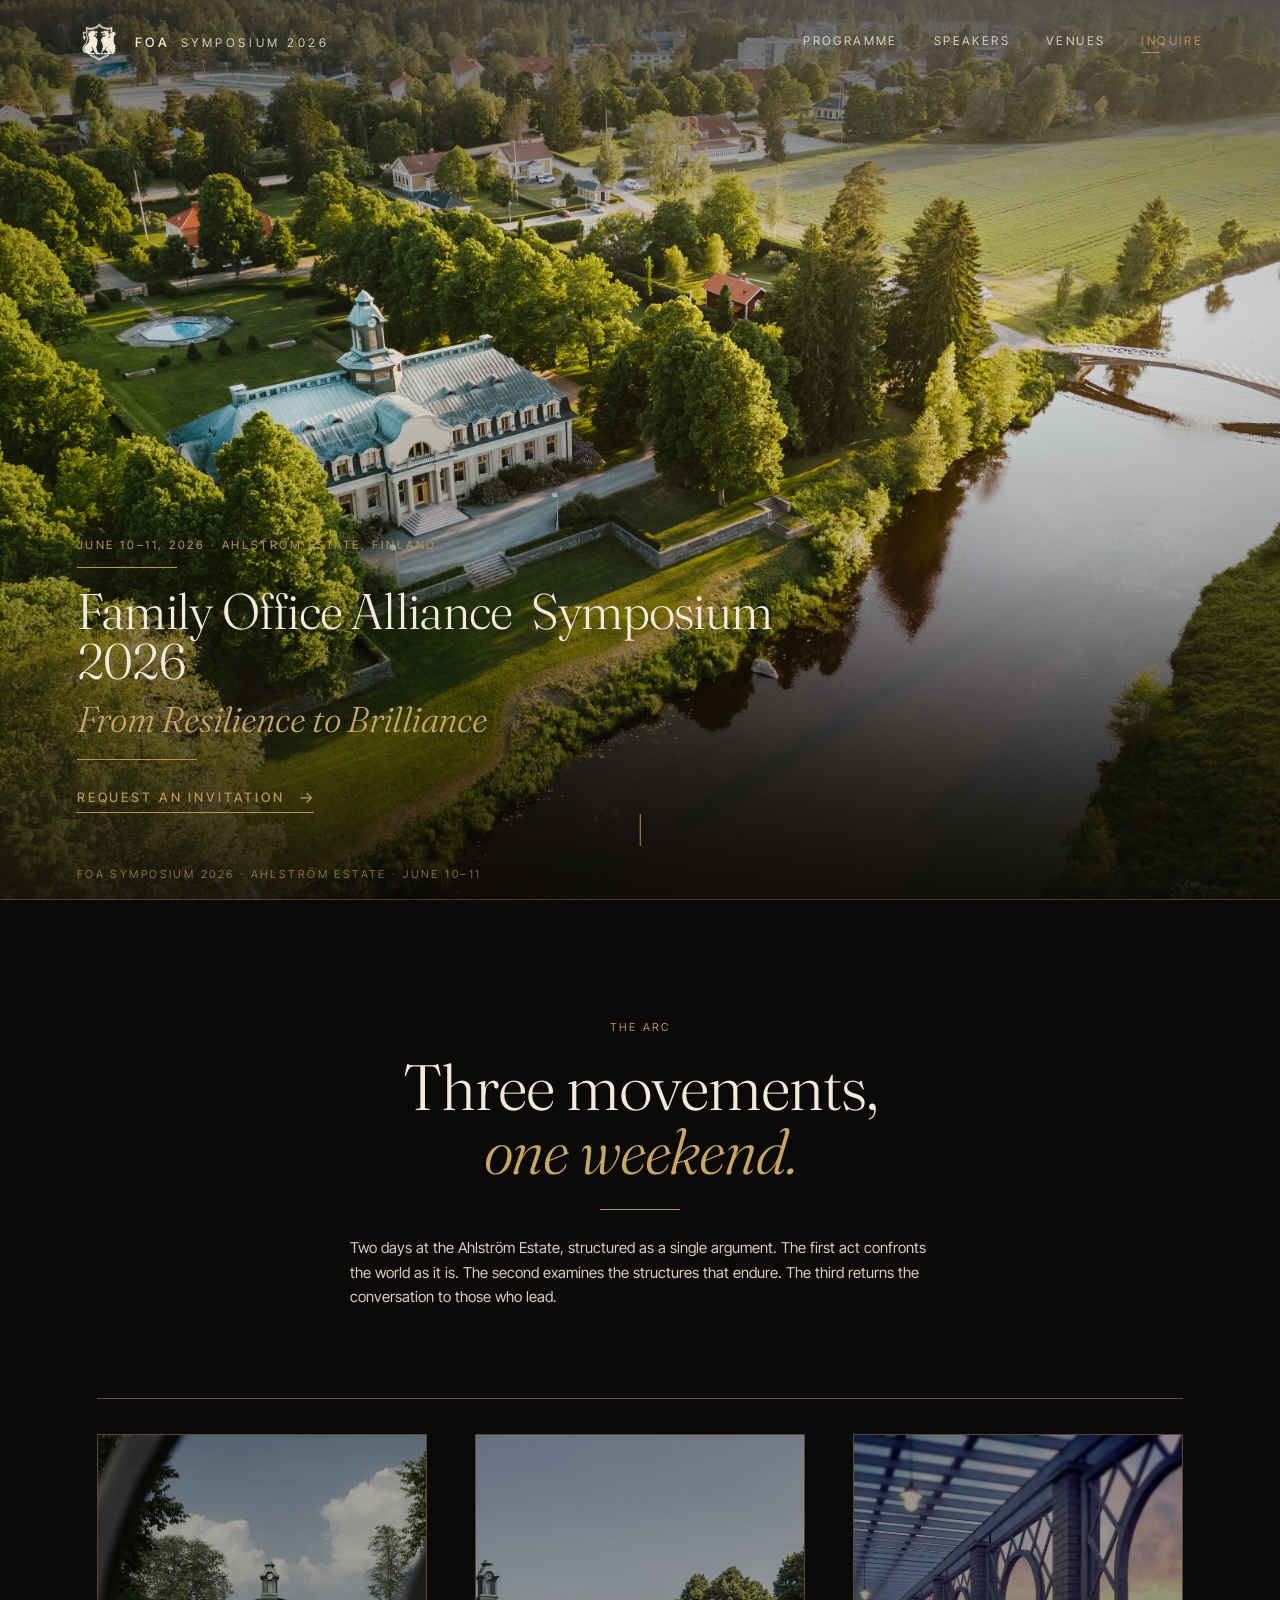
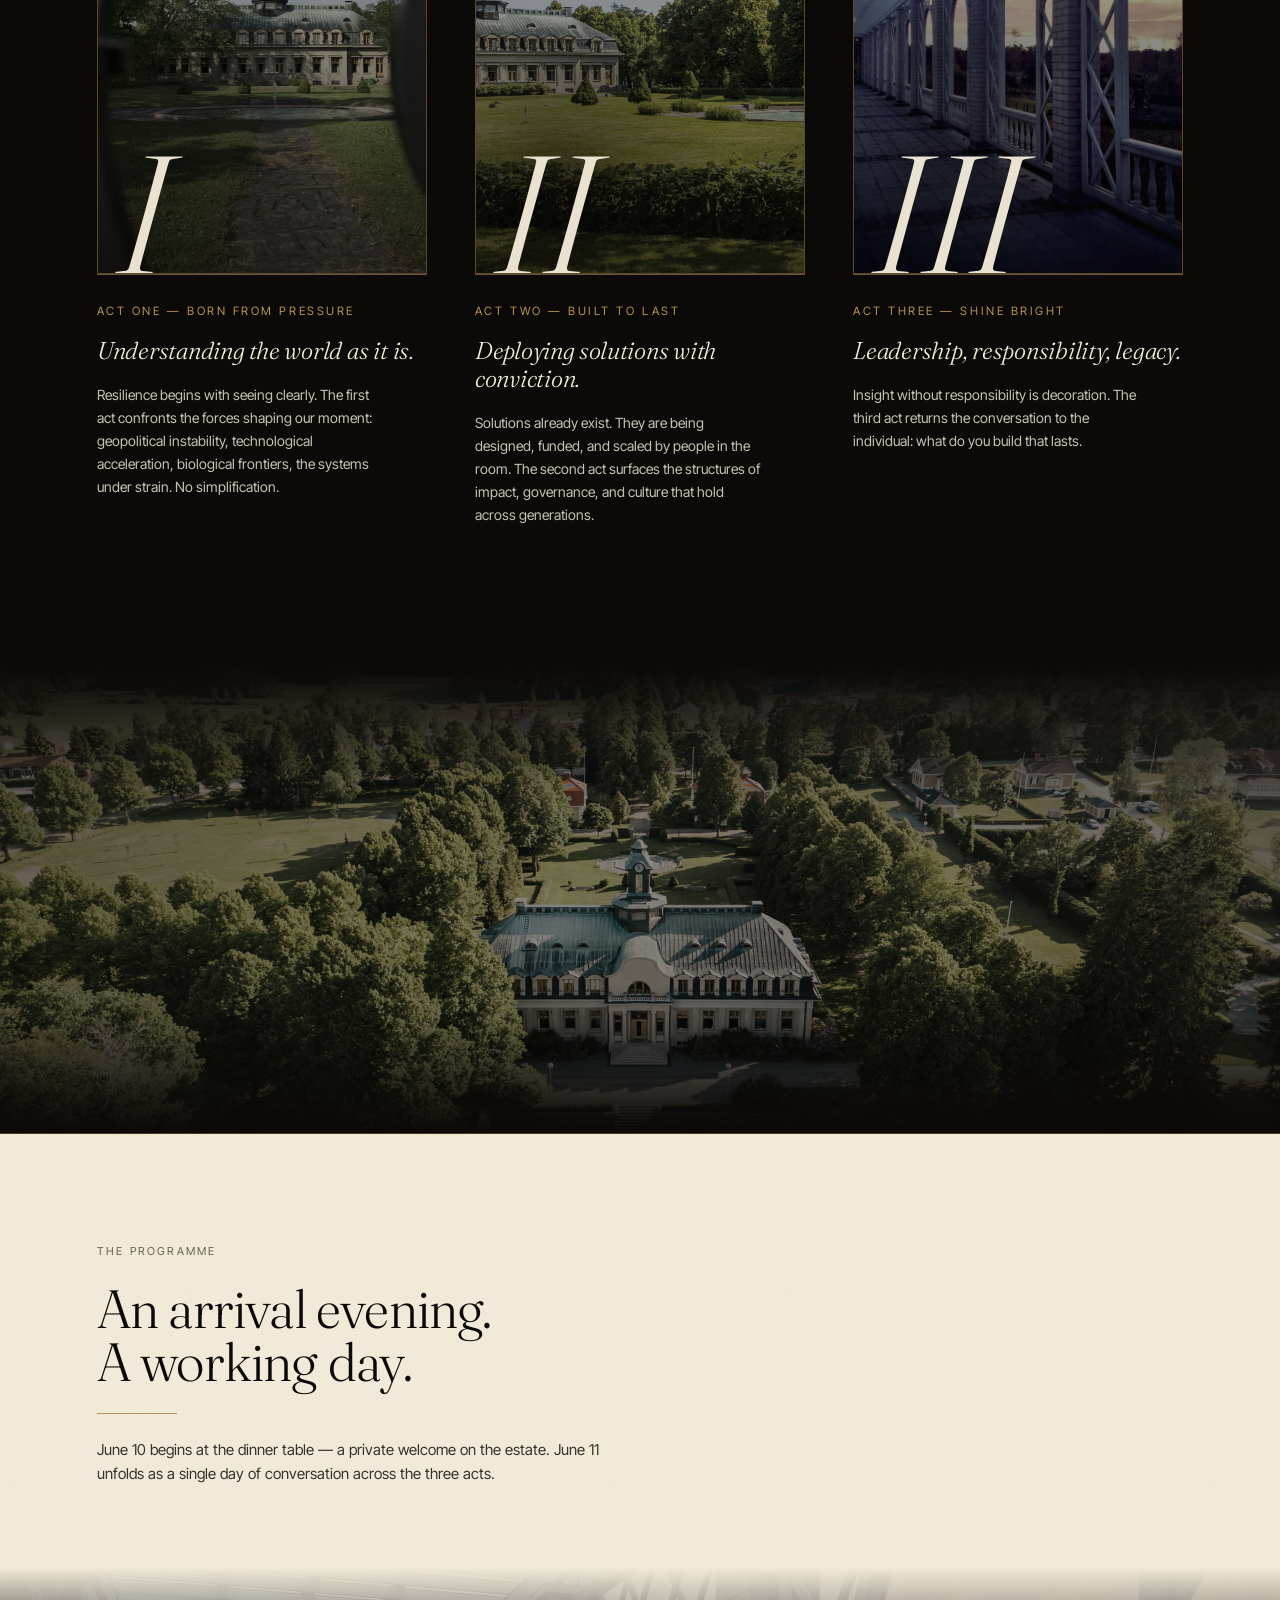
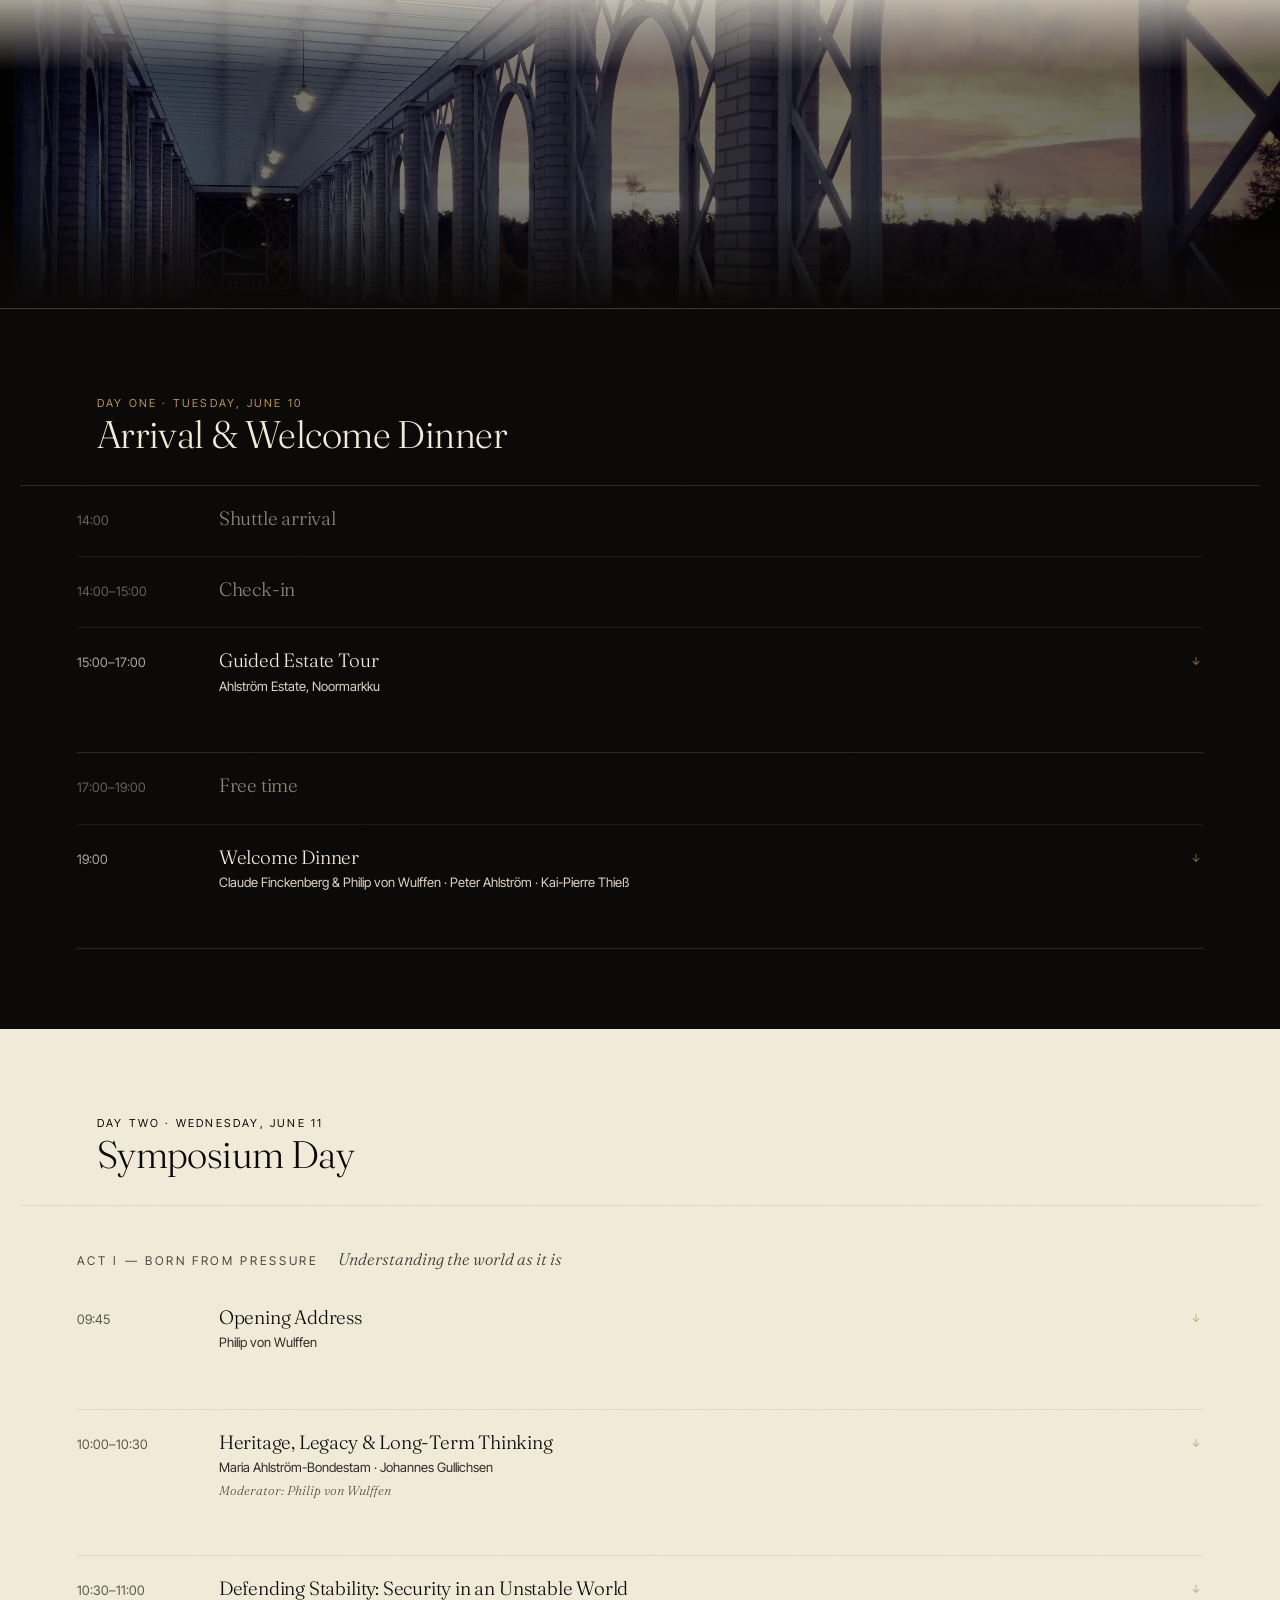
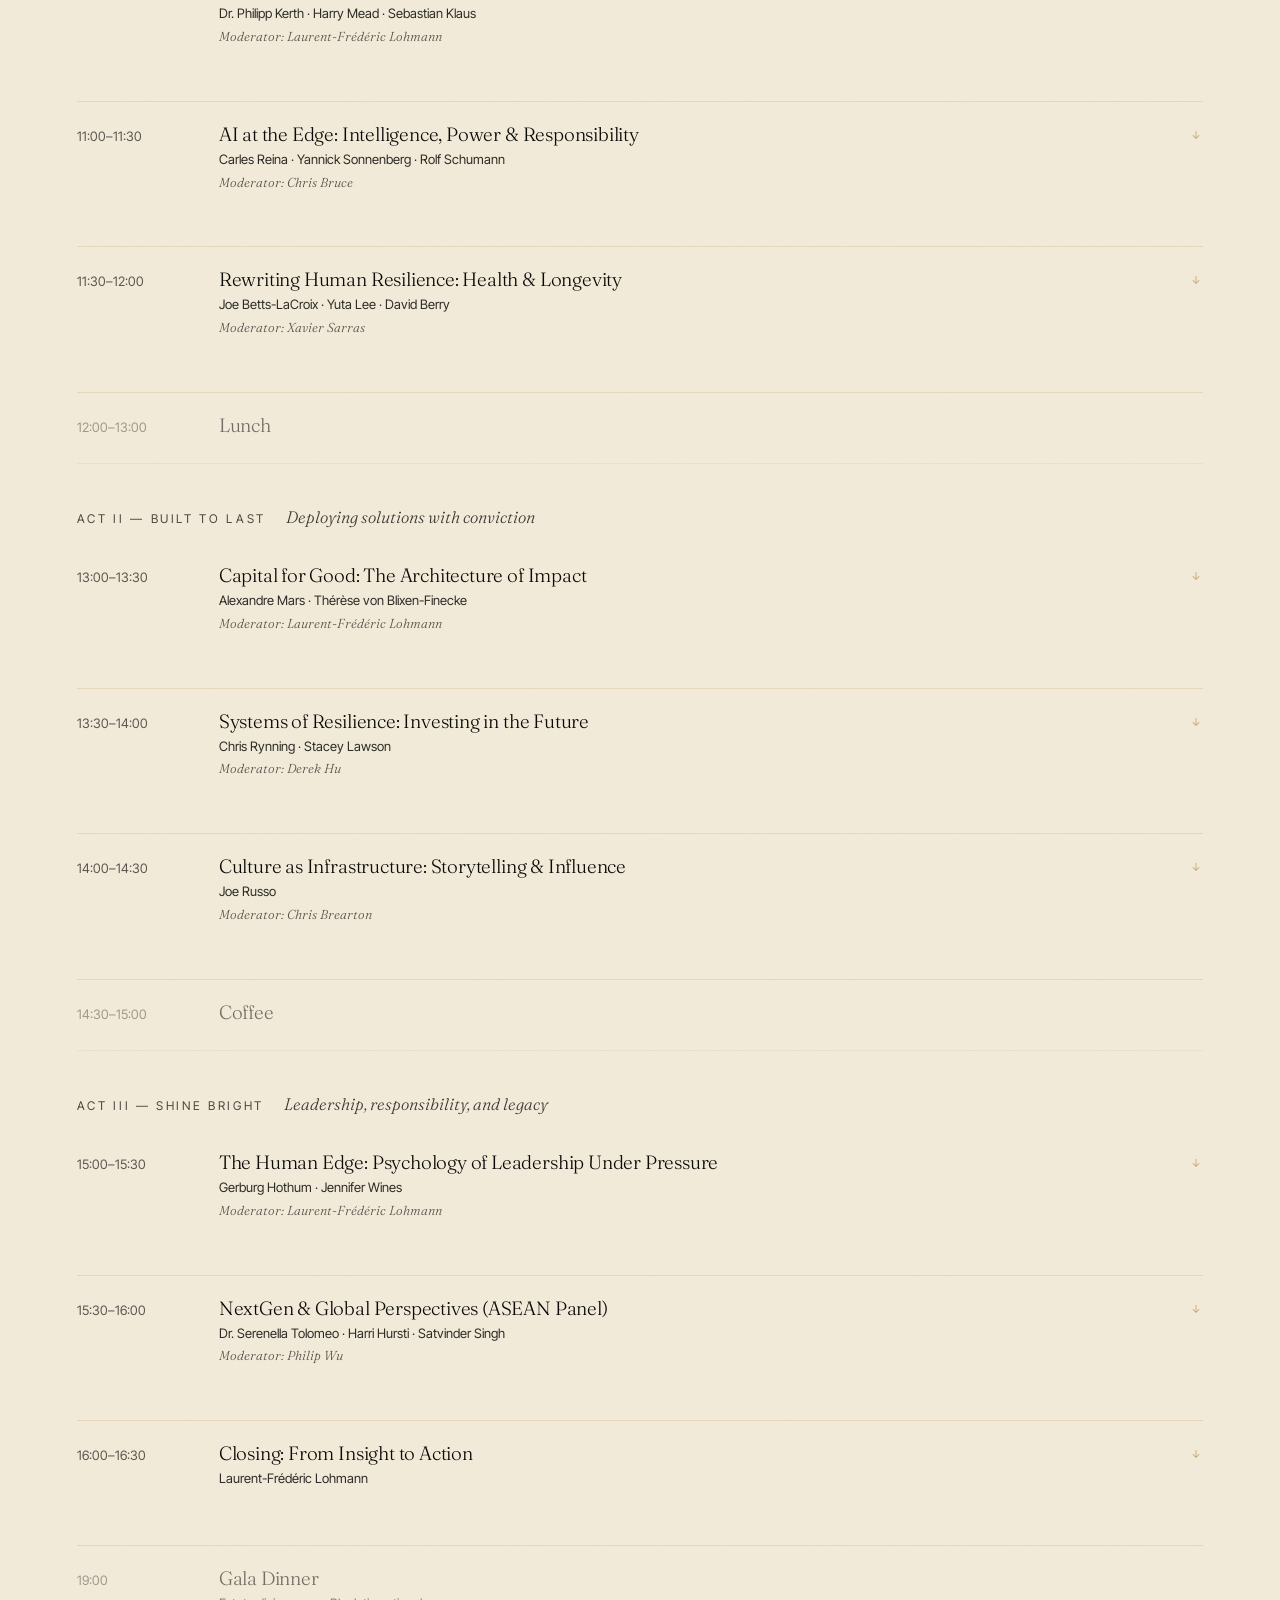
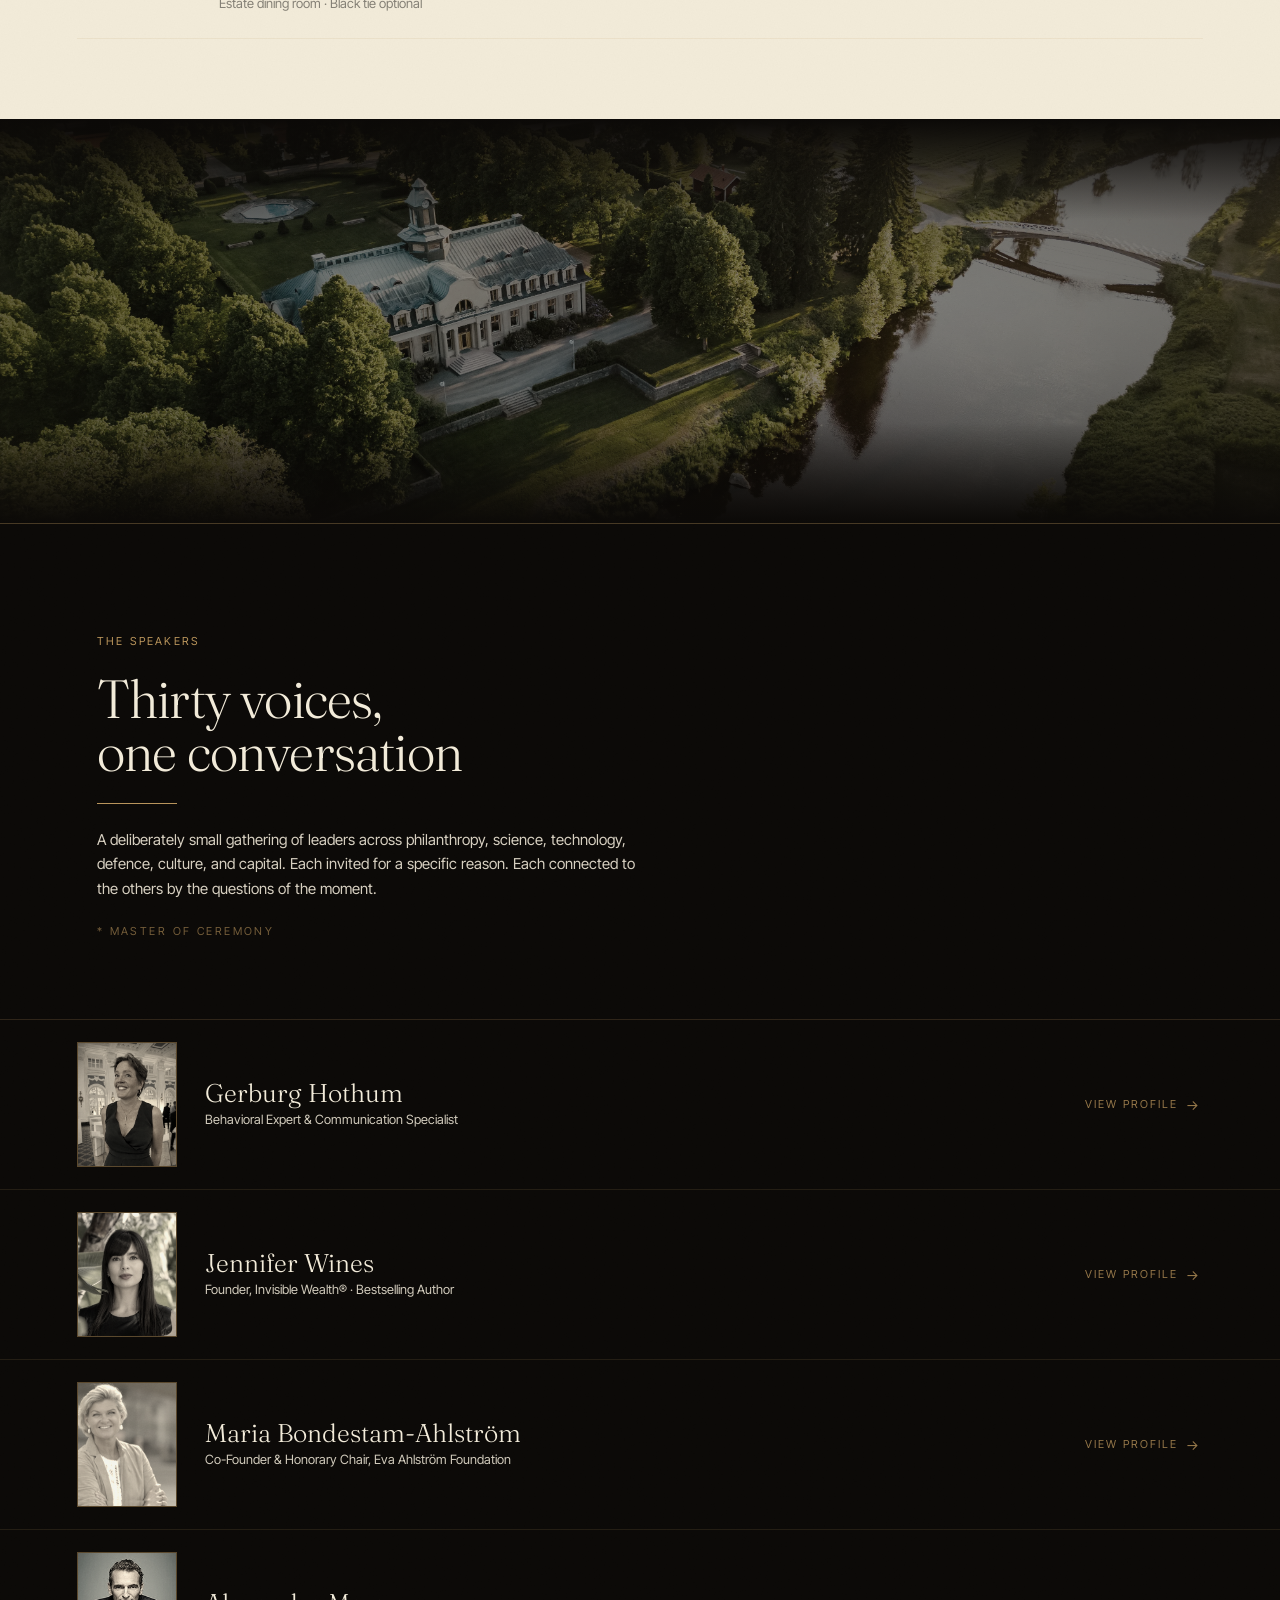
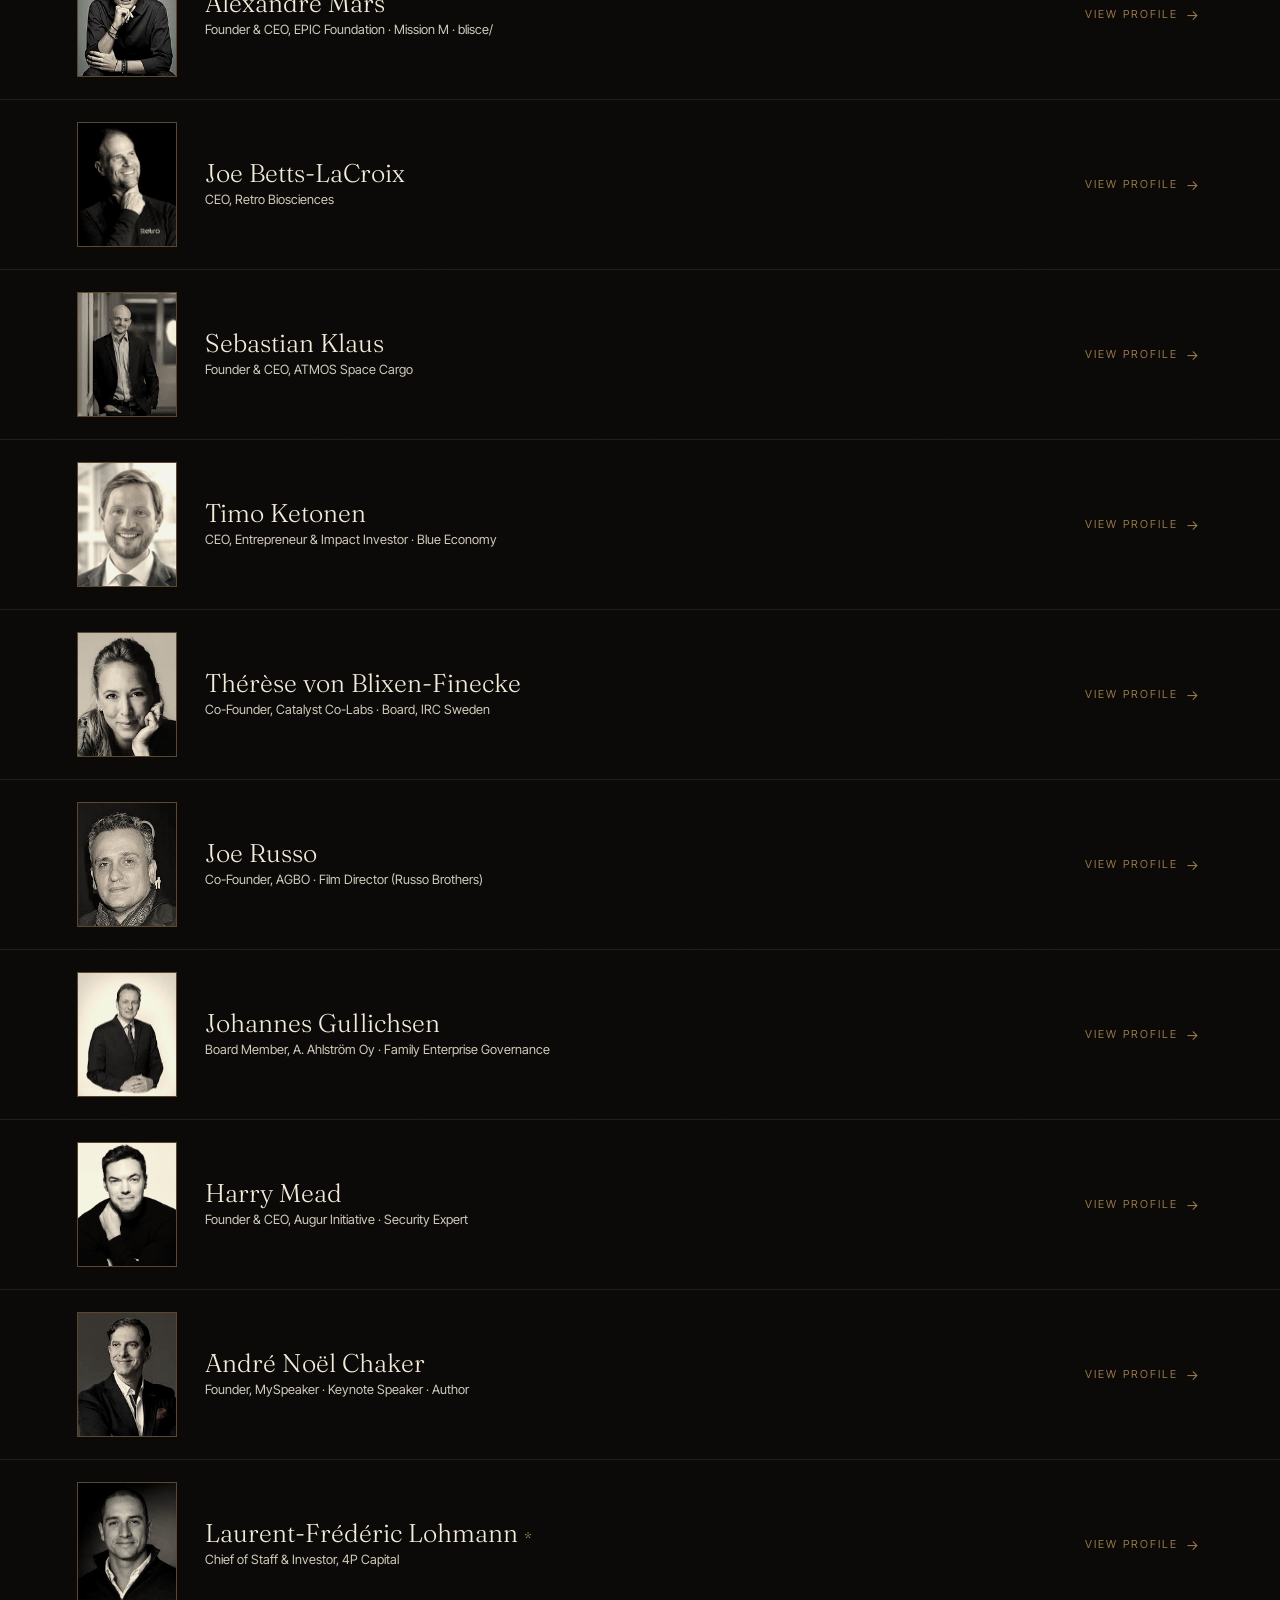
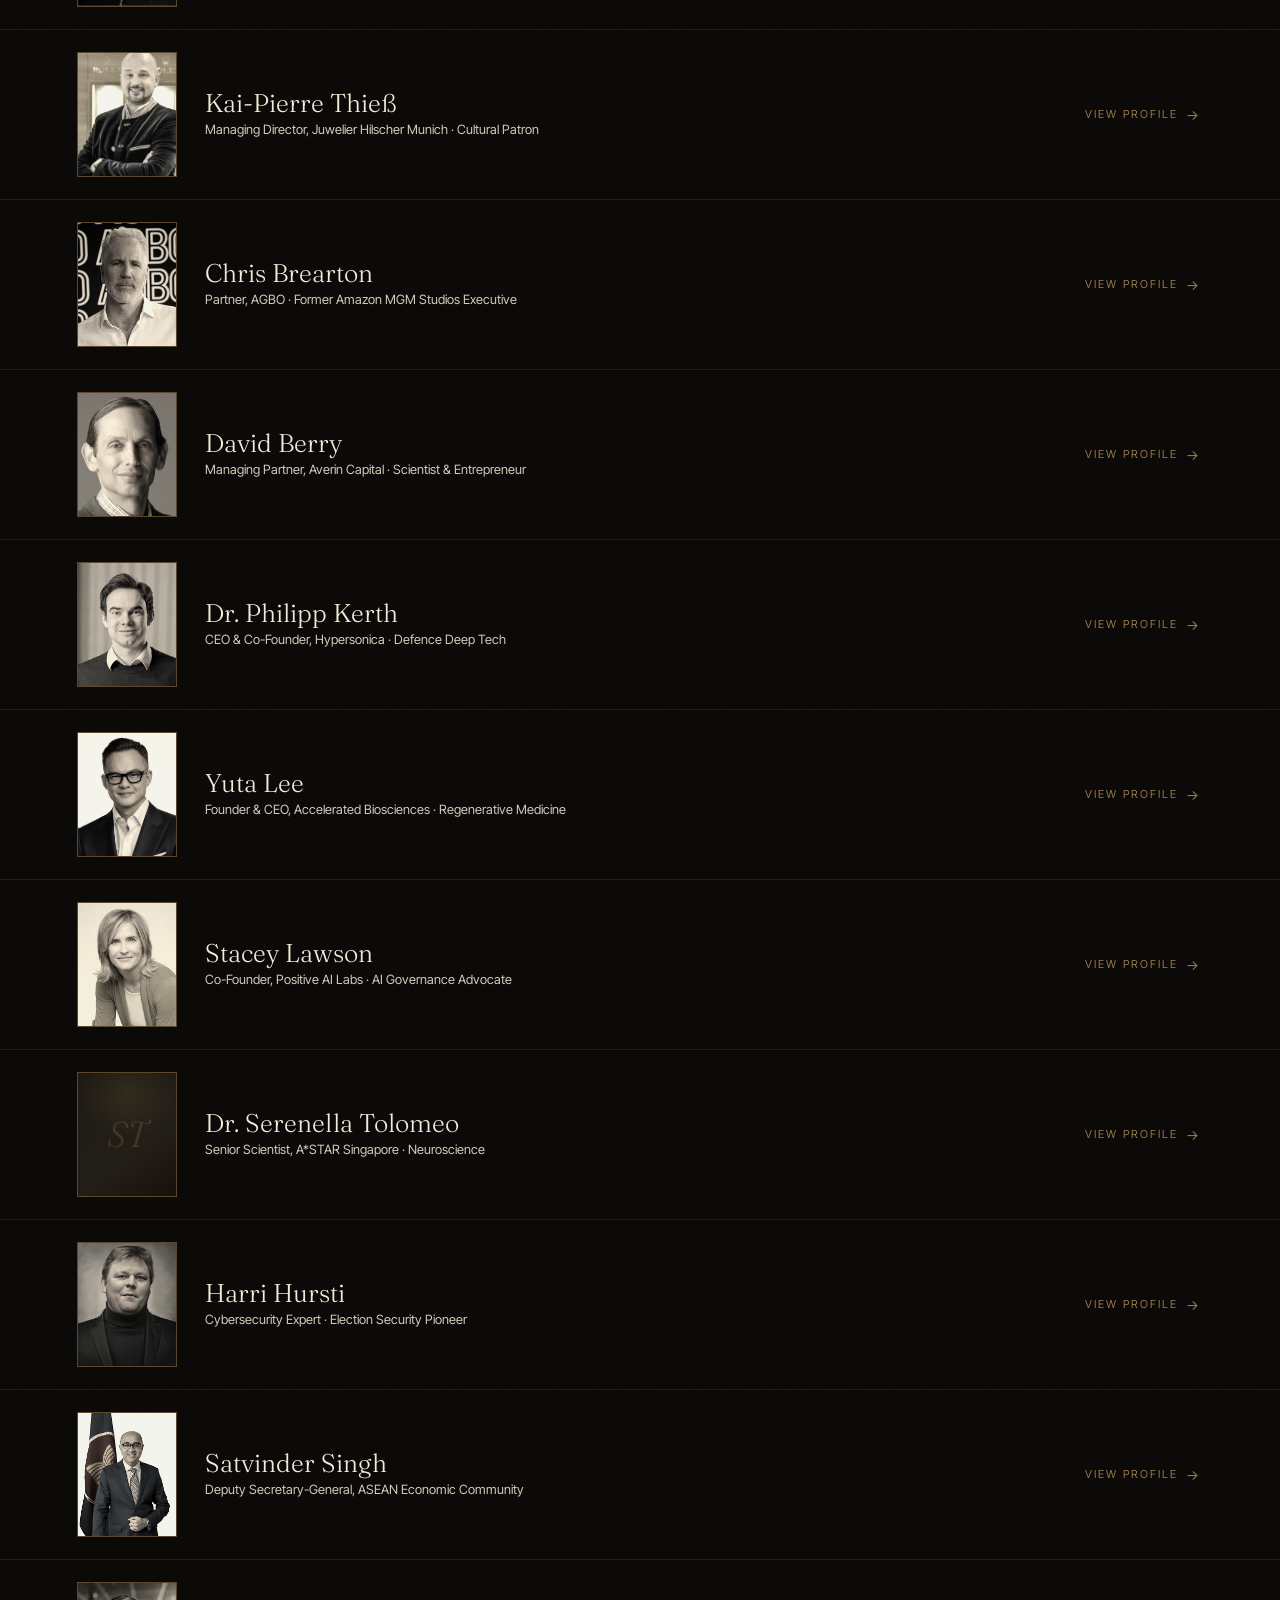
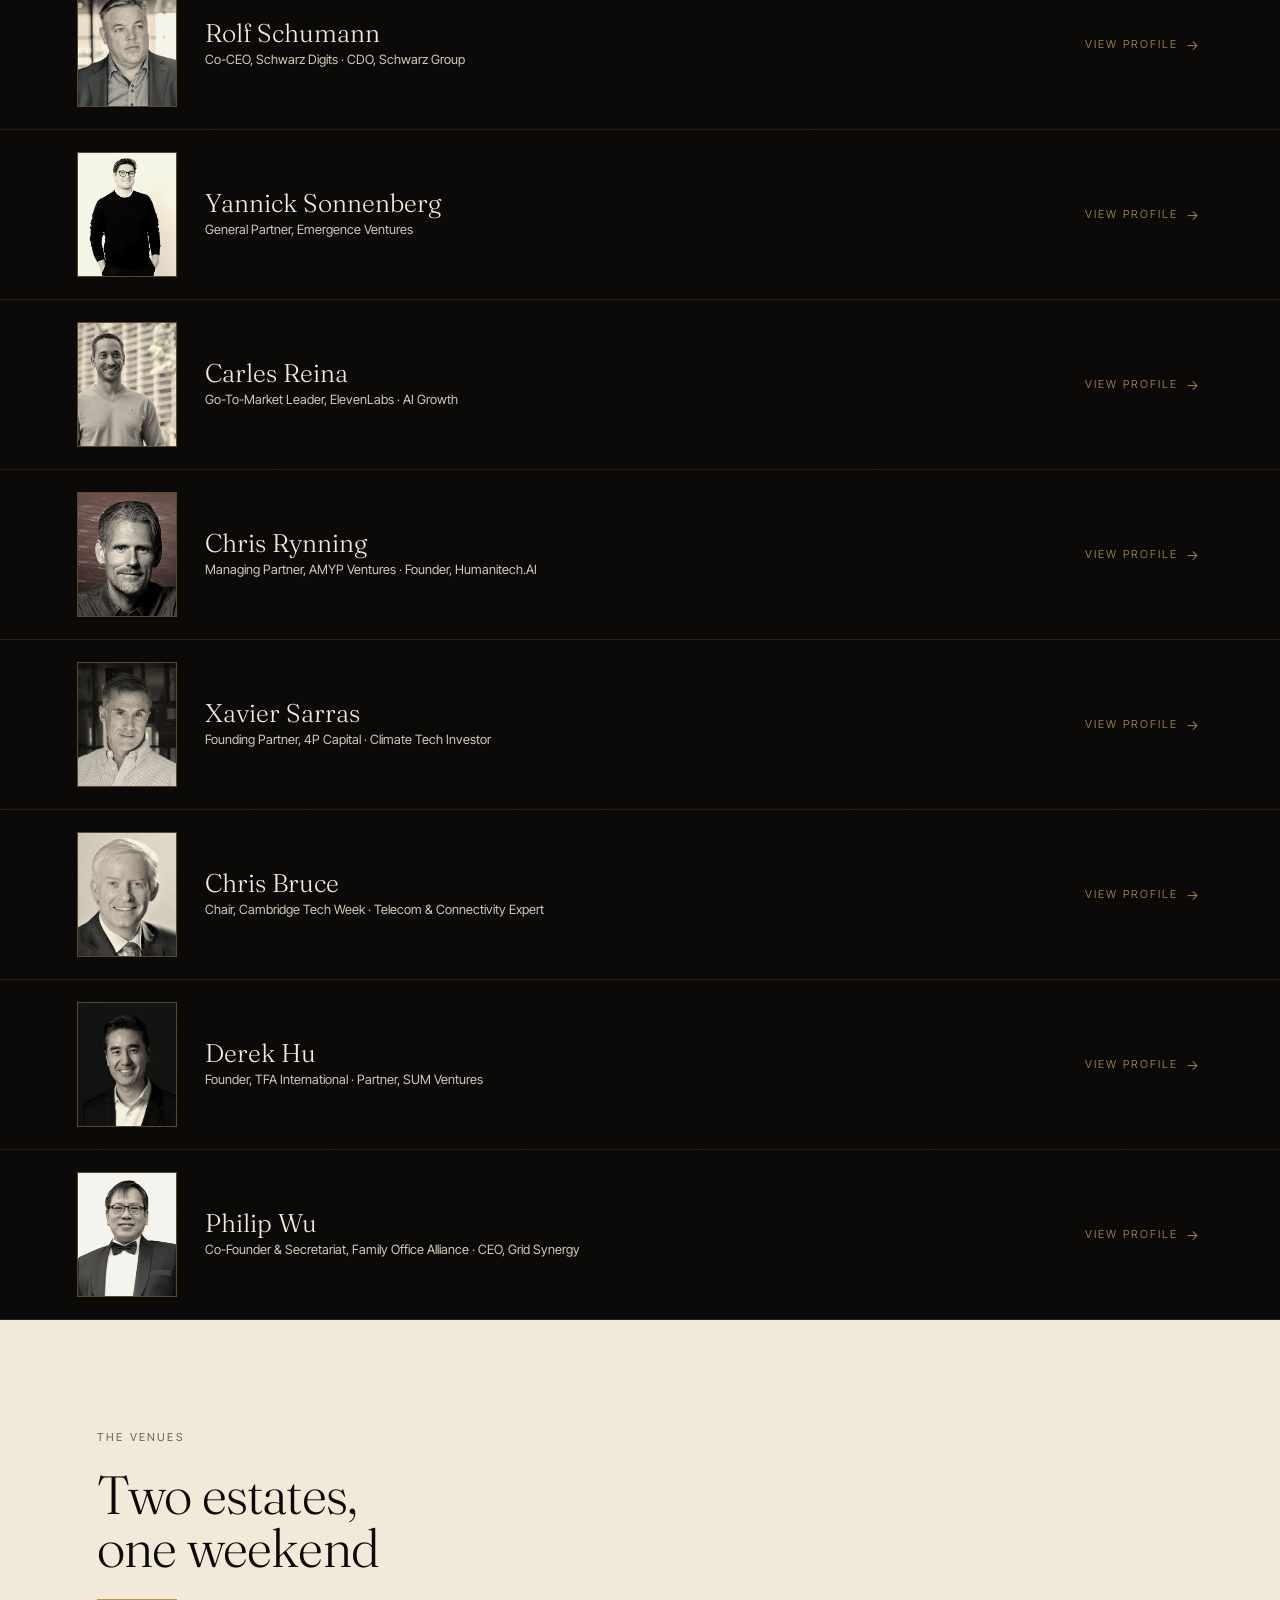
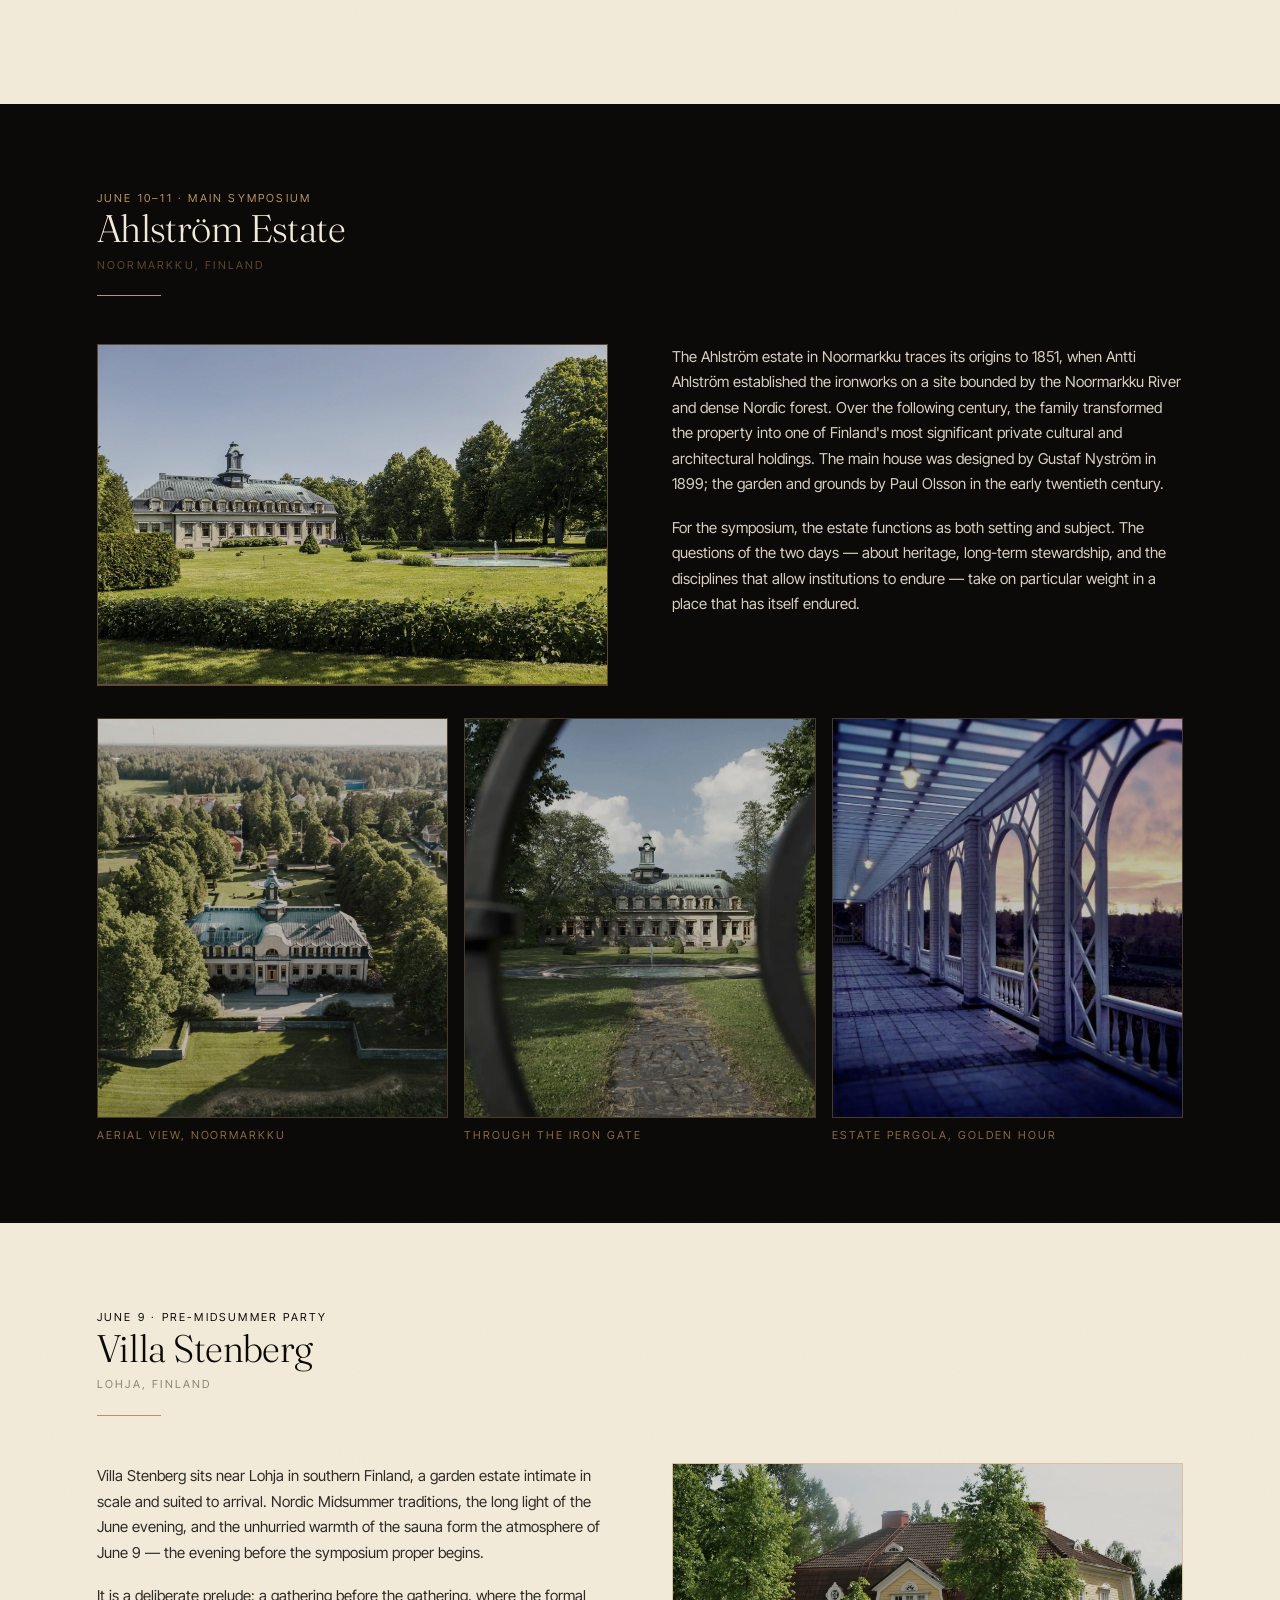
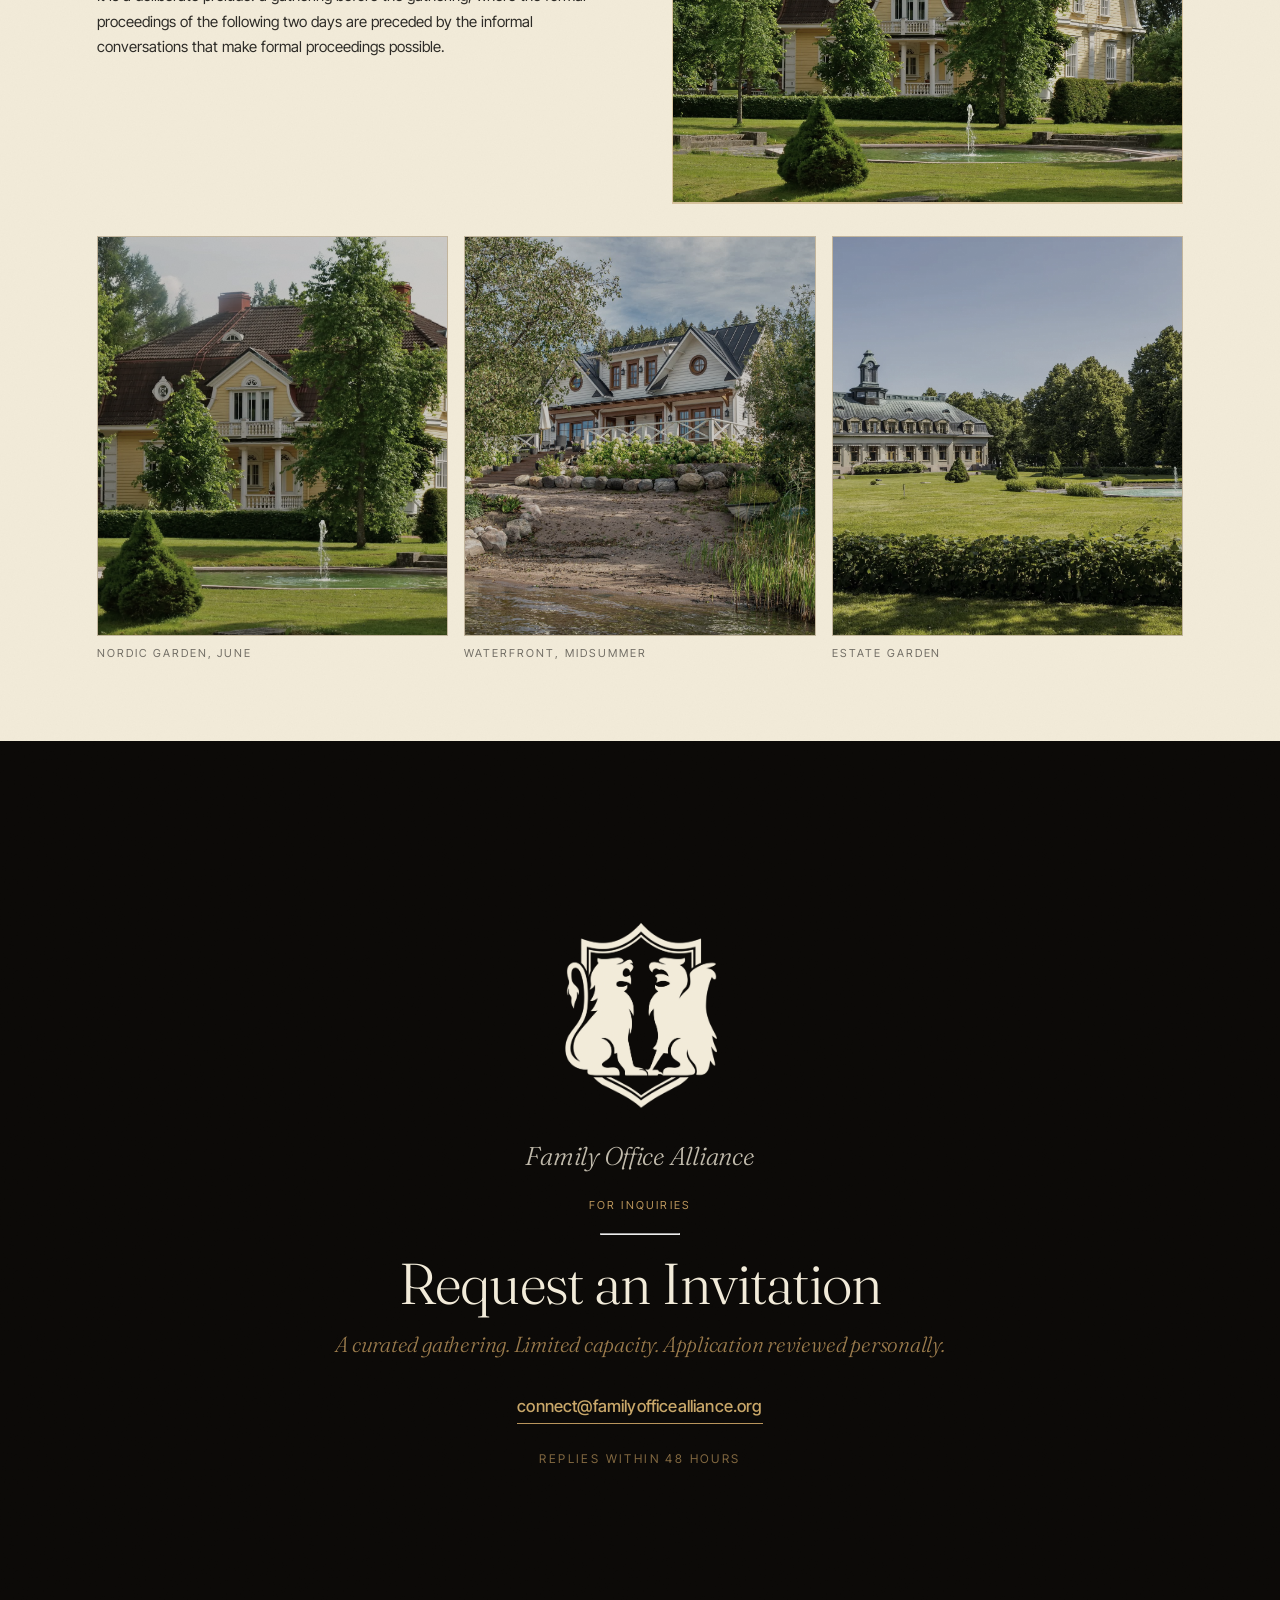
<file: project/FOA Symposium 2026.html>
<!DOCTYPE html>
<html lang="en">
<head>
  <meta charset="UTF-8">
  <meta name="viewport" content="width=device-width, initial-scale=1.0">
  <title>FOA Symposium 2026 — From Resilience to Brilliance</title>
  <meta name="description" content="An invitation-only gathering of family office principals, founders, and global leaders. Ahlström Estate, Finland. June 10–11, 2026.">
  <meta property="og:title" content="FOA Symposium 2026 — From Resilience to Brilliance">
  <meta property="og:description" content="An invitation-only gathering of family office principals, founders, and global leaders. Ahlström Estate, Finland. June 10–11, 2026.">
  <meta property="og:image" content="assets/photo-estate-drone-river.webp">
  <meta property="og:type" content="website">
  <meta name="twitter:card" content="summary_large_image">
  <link rel="preload" href="fonts/Fraunces-VariableFont_SOFT_WONK_opsz_wght.ttf" as="font" type="font/truetype" crossorigin>
  <link rel="preload" href="fonts/InterTight-VariableFont_wght.ttf" as="font" type="font/truetype" crossorigin>
  <link rel="stylesheet" href="foa-styles.css">
</head>
<body>

<!-- ─── MOBILE MENU ──────────────────────────────────────────────────── -->
<div id="mobile-menu" role="dialog" aria-modal="true" aria-label="Navigation menu" class="grain surface-ink">
  <button class="mobile-menu-close" aria-label="Close menu">✕</button>
  <nav class="mobile-menu-links">
    <a class="mobile-menu-link" href="#programme">Programme</a>
    <a class="mobile-menu-link" href="#speakers">Speakers</a>
    <a class="mobile-menu-link" href="#venues">Venues</a>
    <a class="mobile-menu-link" href="#inquiries">Inquire</a>
  </nav>
  <div class="mobile-menu-footer">FOA SYMPOSIUM 2026 · JUNE 10–11 · FINLAND</div>
</div>

<!-- ─── NAVIGATION ──────────────────────────────────────────────────── -->
<nav id="nav" role="navigation" aria-label="Main navigation">
  <a class="nav-brand" href="#hero" aria-label="FOA Symposium 2026 – home">
    <span class="nav-crest" role="img" aria-label="Family Office Alliance crest"></span>
    <span class="nav-wordmark">
      <span class="nav-wordmark-foa">FOA</span><span class="nav-wordmark-sep"> · </span><span class="nav-wordmark-sub">Symposium 2026</span>
    </span>
  </a>
  <div class="nav-links" role="list">
    <a class="nav-link" href="#programme" role="listitem">Programme</a>
    <a class="nav-link" href="#speakers" role="listitem">Speakers</a>
    <a class="nav-link" href="#venues" role="listitem">Venues</a>
    <a class="nav-link nav-cta" href="#inquiries" role="listitem">Inquire</a>
  </div>
  <button class="nav-hamburger" aria-label="Open navigation menu" aria-expanded="false" aria-controls="mobile-menu">
    <span></span><span></span><span></span>
  </button>
</nav>

<!-- ═══════════════════════════════════════════════════════════════════
     1. HERO
     ═══════════════════════════════════════════════════════════════════ -->
<section id="hero" data-screen-label="Hero">
  <div class="hero-photo" role="img" aria-label="Ahlström Estate aerial view, Noormarkku, Finland"></div>
  <div class="hero-overlay-r" aria-hidden="true"></div>
  <div class="hero-overlay-b" aria-hidden="true"></div>
  <div class="hero-overlay-t" aria-hidden="true"></div>
  <div class="hero-overlay-l" aria-hidden="true"></div>

  <div class="hero-content">
    <p class="label hero-eyebrow">June 10–11, 2026 · Ahlström Estate, Finland</p>
    <div class="hero-rule" aria-hidden="true"></div>
    <h1 class="disp hero-title" style="font-size: 50px">Family Office Alliance 
Symposium 2026</h1>
    <p class="disp-tag hero-tagline">From Resilience to Brilliance</p>
    <div class="hero-rule-2" aria-hidden="true"></div>
    <a class="label hero-cta" href="#inquiries">Request an Invitation<span class="hero-cta-arrow">→</span></a>
  </div>

  <div class="scroll-indicator" aria-hidden="true">
    <div class="scroll-line"></div>
  </div>
  <div class="hero-photo-rule" aria-hidden="true"></div>
  <div class="hero-footer" aria-hidden="true">
    <span class="label hero-footer-line">FOA Symposium 2026 · Ahlström Estate · June 10–11</span>
  </div>
</section>

<!-- ═══════════════════════════════════════════════════════════════════
     2. THE THREE ACTS — triptych
     ═══════════════════════════════════════════════════════════════════ -->
<section id="acts" class="surface-ink grain" data-screen-label="The Three Acts">
  <div class="container acts-container">

    <header class="acts-header">
      <span class="label sec-eyebrow" data-fade>The Arc</span>
      <h2 class="disp acts-headline" data-fade="delay-1">Three movements,<br><em>one weekend.</em></h2>
      <hr class="sec-rule" aria-hidden="true">
      <p class="sec-body" data-fade="delay-2">Two days at the Ahlström Estate, structured as a single argument. The first act confronts the world as it is. The second examines the structures that endure. The third returns the conversation to those who lead.</p>
    </header>

    <div class="acts-triptych" role="list">

      <article class="act-card" role="listitem" data-screen-label="Act I" data-fade>
        <div class="act-card-photo">
          <img src="uploads/ahlstromin-ruukki-noormarkku-kesalla-35.webp"
               alt="Ahlström Estate, aerial of the manor and grounds"
               loading="lazy">
          <div class="act-card-photo-overlay" aria-hidden="true"></div>
          <span class="act-card-numeral" aria-hidden="true">I</span>
        </div>
        <hr class="act-card-rule" aria-hidden="true">
        <div class="act-card-content">
          <span class="label act-card-label">Act One — Born from Pressure</span>
          <h3 class="disp-tag act-card-title">Understanding the world as it is.</h3>
          <p class="act-card-body">Resilience begins with seeing clearly. The first act confronts the forces shaping our moment: geopolitical instability, technological acceleration, biological frontiers, the systems under strain. No simplification.</p>
        </div>
      </article>

      <article class="act-card" role="listitem" data-screen-label="Act II" data-fade="delay-1">
        <div class="act-card-photo">
          <img src="uploads/ahlstrom-ruukki-alue-16.webp"
               alt="Ahlström Estate gardens and fountain"
               loading="lazy">
          <div class="act-card-photo-overlay" aria-hidden="true"></div>
          <span class="act-card-numeral" aria-hidden="true">II</span>
        </div>
        <hr class="act-card-rule" aria-hidden="true">
        <div class="act-card-content">
          <span class="label act-card-label">Act Two — Built to Last</span>
          <h3 class="disp-tag act-card-title">Deploying solutions with conviction.</h3>
          <p class="act-card-body">Solutions already exist. They are being designed, funded, and scaled by people in the room. The second act surfaces the structures of impact, governance, and culture that hold across generations.</p>
        </div>
      </article>

      <article class="act-card" role="listitem" data-screen-label="Act III" data-fade="delay-2">
        <div class="act-card-photo">
          <img src="uploads/havulinna-11-scaled.webp"
               alt="Havulinna pergola at golden hour"
               loading="lazy">
          <div class="act-card-photo-overlay" aria-hidden="true"></div>
          <span class="act-card-numeral" aria-hidden="true">III</span>
        </div>
        <hr class="act-card-rule" aria-hidden="true">
        <div class="act-card-content">
          <span class="label act-card-label">Act Three — Shine Bright</span>
          <h3 class="disp-tag act-card-title">Leadership, responsibility, legacy.</h3>
          <p class="act-card-body">Insight without responsibility is decoration. The third act returns the conversation to the individual: what do you build that lasts.</p>
        </div>
      </article>

    </div>

  </div>
</section>

<!-- ─── PHOTO BAND: ESTATE AERIAL ────────────────────────────────── -->
<div class="photo-band" aria-hidden="true">
  <img class="photo-band-img" src="uploads/ahlstrom-ruukki-alue-02.jpg"
       alt="" loading="lazy" style="object-position: center 40%;">
  <div class="photo-band-vignette"></div>
  <div class="photo-band-top"></div>
  <div class="photo-band-bottom"></div>
  <div class="photo-band-rule-b"></div>
</div>

<!-- ═══════════════════════════════════════════════════════════════════
     3. PROGRAMME
     ═══════════════════════════════════════════════════════════════════ -->
<section id="programme" data-screen-label="Programme">

  <!-- Intro -->
  <div id="programme-intro" class="surface-bone grain">
    <div class="container">
      <span class="label sec-eyebrow" data-fade>The Programme</span>
      <h2 class="disp sec-headline" data-fade="delay-1">An arrival evening.<br>A working day.</h2>
      <hr class="sec-rule" aria-hidden="true">
      <p class="sec-body" data-fade="delay-2">June 10 begins at the dinner table — a private welcome on the estate. June 11 unfolds as a single day of conversation across the three acts.</p>
    </div>
  </div>

  <!-- Photo strip: pergola at dusk -->
  <div class="photo-strip" aria-hidden="true" style="height:38vh;">
    <img class="photo-band-img" src="uploads/havulinna-11-scaled.webp"
         alt="" loading="lazy" style="object-position: center 35%;">
    <div class="photo-band-vignette"></div>
    <div class="photo-band-top" style="background: linear-gradient(to bottom, var(--bone) 0%, transparent 30%);"></div>
    <div class="photo-band-bottom" style="background: linear-gradient(to top, var(--ink) 0%, transparent 30%);"></div>
    <div class="photo-band-rule-b"></div>
  </div>

  <!-- Day 1 -->
  <div class="prog-day prog-day-pad surface-ink grain" data-screen-label="Programme Day 1">
    <div class="prog-day-header container-narrow">
      <span class="label prog-day-eyebrow" data-fade>Day One · Tuesday, June 10</span>
      <h3 class="disp prog-day-title" data-fade="delay-1">Arrival &amp; Welcome Dinner</h3>
    </div>
    <div class="prog-rows" role="list">
      <div class="prog-row break-row" role="listitem" tabindex="-1">
        <div class="prog-time">14:00</div>
        <div><div class="prog-event-title disp-panel">Shuttle arrival</div></div>
        <div></div>
      </div>
      <div class="prog-row break-row" role="listitem" tabindex="-1">
        <div class="prog-time">14:00–15:00</div>
        <div><div class="prog-event-title disp-panel">Check-in</div></div>
        <div></div>
      </div>
      <div class="prog-row" role="listitem" tabindex="0" aria-expanded="false">
        <div class="prog-time">15:00–17:00</div>
        <div>
          <div class="prog-event-title disp-panel">Guided Estate Tour</div>
          <div class="prog-speakers">Ahlström Estate, Noormarkku</div>
        </div>
        <div class="prog-toggle" aria-hidden="true">↓</div>
        <div class="prog-expand" aria-hidden="true">
          <p class="prog-expand-body">A private guided tour of the Ahlström estate and its grounds, including the main house designed by Gustaf Nyström in 1899 and the gardens laid out by Paul Olsson in the early twentieth century. An orientation to the place — and to the history of the family that built it.</p>
        </div>
      </div>
      <div class="prog-row break-row" role="listitem" tabindex="-1">
        <div class="prog-time">17:00–19:00</div>
        <div><div class="prog-event-title disp-panel">Free time</div></div>
        <div></div>
      </div>
      <div class="prog-row" role="listitem" tabindex="0" aria-expanded="false">
        <div class="prog-time">19:00</div>
        <div>
          <div class="prog-event-title disp-panel">Welcome Dinner</div>
          <div class="prog-speakers">Claude Finckenberg &amp; Philip von Wulffen · Peter Ahlström · Kai-Pierre Thieß</div>
        </div>
        <div class="prog-toggle" aria-hidden="true">↓</div>
        <div class="prog-expand" aria-hidden="true">
          <p class="prog-expand-body">The symposium opens at the dinner table. An evening at the Ahlström estate, hosted by the founding principals and by Peter Ahlström — a welcome to the place and to the gathering. The architecture of the next two days is introduced, not as a schedule but as an argument.</p>
        </div>
      </div>
    </div>
  </div>

  <!-- Day 2 -->
  <div class="prog-day prog-day-pad surface-bone grain" data-screen-label="Programme Day 2">
    <div class="prog-day-header container-narrow">
      <span class="label prog-day-eyebrow" data-fade>Day Two · Wednesday, June 11</span>
      <h3 class="disp prog-day-title" data-fade="delay-1">Symposium Day</h3>
    </div>

    <!-- Act I -->
    <div class="prog-act-head">
      <span class="label prog-act-label">Act I — Born from Pressure</span>
      <span class="prog-act-tagline">Understanding the world as it is</span>
    </div>
    <div class="prog-rows" role="list">
      <div class="prog-row" role="listitem" tabindex="0" aria-expanded="false">
        <div class="prog-time">09:45</div>
        <div>
          <div class="prog-event-title disp-panel">Opening Address</div>
          <div class="prog-speakers">Philip von Wulffen</div>
        </div>
        <div class="prog-toggle" aria-hidden="true">↓</div>
        <div class="prog-expand" aria-hidden="true">
          <p class="prog-expand-body">Philip von Wulffen opens the symposium with a statement of intent: why this gathering, why now, and what the three-act structure of the day is designed to produce. Brief, precise, and calibrated to the room.</p>
        </div>
      </div>
      <div class="prog-row" role="listitem" tabindex="0" aria-expanded="false">
        <div class="prog-time">10:00–10:30</div>
        <div>
          <div class="prog-event-title disp-panel">Heritage, Legacy &amp; Long-Term Thinking</div>
          <div class="prog-speakers">Maria Ahlström-Bondestam · Johannes Gullichsen</div>
          <div class="prog-moderator">Moderator: Philip von Wulffen</div>
        </div>
        <div class="prog-toggle" aria-hidden="true">↓</div>
        <div class="prog-expand" aria-hidden="true">
          <p class="prog-expand-body">What does it mean to steward an industrial dynasty across five generations? Maria Ahlström-Bondestam and Johannes Gullichsen bring the weight of lived institutional history to a conversation about the structures, values, and disciplines that allow family capital to endure — and to earn its place in each successive era.</p>
        </div>
      </div>
      <div class="prog-row" role="listitem" tabindex="0" aria-expanded="false">
        <div class="prog-time">10:30–11:00</div>
        <div>
          <div class="prog-event-title disp-panel">Defending Stability: Security in an Unstable World</div>
          <div class="prog-speakers">Dr. Philipp Kerth · Harry Mead · Sebastian Klaus</div>
          <div class="prog-moderator">Moderator: Laurent-Frédéric Lohmann</div>
        </div>
        <div class="prog-toggle" aria-hidden="true">↓</div>
        <div class="prog-expand" aria-hidden="true">
          <p class="prog-expand-body">The operating environment for capital and governance has shifted. Hybrid threats, supply chain fragility, and the militarization of technology have moved from the margins to the center of strategic planning. Three practitioners from defence deep-tech, security intelligence, and space logistics examine the landscape — and what resilience actually requires.</p>
        </div>
      </div>
      <div class="prog-row" role="listitem" tabindex="0" aria-expanded="false">
        <div class="prog-time">11:00–11:30</div>
        <div>
          <div class="prog-event-title disp-panel">AI at the Edge: Intelligence, Power &amp; Responsibility</div>
          <div class="prog-speakers">Carles Reina · Yannick Sonnenberg · Rolf Schumann</div>
          <div class="prog-moderator">Moderator: Chris Bruce</div>
        </div>
        <div class="prog-toggle" aria-hidden="true">↓</div>
        <div class="prog-expand" aria-hidden="true">
          <p class="prog-expand-body">Artificial intelligence is not a future technology. It is the present organizational challenge. A panel of practitioners — from enterprise AI deployment to frontier model commercialization — examines what responsible leadership looks like when the tools outpace the institutions.</p>
        </div>
      </div>
      <div class="prog-row" role="listitem" tabindex="0" aria-expanded="false">
        <div class="prog-time">11:30–12:00</div>
        <div>
          <div class="prog-event-title disp-panel">Rewriting Human Resilience: Health &amp; Longevity</div>
          <div class="prog-speakers">Joe Betts-LaCroix · Yuta Lee · David Berry</div>
          <div class="prog-moderator">Moderator: Xavier Sarras</div>
        </div>
        <div class="prog-toggle" aria-hidden="true">↓</div>
        <div class="prog-expand" aria-hidden="true">
          <p class="prog-expand-body">The biological frontier is open. Longevity science, cellular reprogramming, and regenerative medicine are moving from laboratory to clinic — and to portfolio. Scientists and entrepreneurs at the frontier examine what the coming decade will change about human performance, lifespan, and the capital required to fund it.</p>
        </div>
      </div>
      <div class="prog-row break-row" role="listitem" tabindex="-1">
        <div class="prog-time">12:00–13:00</div>
        <div><div class="prog-event-title disp-panel">Lunch</div></div>
        <div></div>
      </div>
    </div>

    <!-- Act II -->
    <div class="prog-act-head">
      <span class="label prog-act-label">Act II — Built to Last</span>
      <span class="prog-act-tagline">Deploying solutions with conviction</span>
    </div>
    <div class="prog-rows" role="list">
      <div class="prog-row" role="listitem" tabindex="0" aria-expanded="false">
        <div class="prog-time">13:00–13:30</div>
        <div>
          <div class="prog-event-title disp-panel">Capital for Good: The Architecture of Impact</div>
          <div class="prog-speakers">Alexandre Mars · Thérèse von Blixen-Finecke</div>
          <div class="prog-moderator">Moderator: Laurent-Frédéric Lohmann</div>
        </div>
        <div class="prog-toggle" aria-hidden="true">↓</div>
        <div class="prog-expand" aria-hidden="true">
          <p class="prog-expand-body">Impact without architecture is charity. The most consequential philanthropic capital of the coming decade will be deployed through structures — funds, platforms, governance bodies — designed to multiply effect across time. Alexandre Mars and Thérèse von Blixen-Finecke examine what that architecture requires.</p>
        </div>
      </div>
      <div class="prog-row" role="listitem" tabindex="0" aria-expanded="false">
        <div class="prog-time">13:30–14:00</div>
        <div>
          <div class="prog-event-title disp-panel">Systems of Resilience: Investing in the Future</div>
          <div class="prog-speakers">Chris Rynning · Stacey Lawson</div>
          <div class="prog-moderator">Moderator: Derek Hu</div>
        </div>
        <div class="prog-toggle" aria-hidden="true">↓</div>
        <div class="prog-expand" aria-hidden="true">
          <p class="prog-expand-body">The most resilient investments are those that produce genuine human benefit. A conversation between investors who have built funds around the thesis that technological progress and human flourishing are not in tension — and a practitioner's account of what that conviction requires when deployed at scale.</p>
        </div>
      </div>
      <div class="prog-row" role="listitem" tabindex="0" aria-expanded="false">
        <div class="prog-time">14:00–14:30</div>
        <div>
          <div class="prog-event-title disp-panel">Culture as Infrastructure: Storytelling &amp; Influence</div>
          <div class="prog-speakers">Joe Russo</div>
          <div class="prog-moderator">Moderator: Chris Brearton</div>
        </div>
        <div class="prog-toggle" aria-hidden="true">↓</div>
        <div class="prog-expand" aria-hidden="true">
          <p class="prog-expand-body">Narrative shapes behavior. The stories we tell about institutions, families, and futures determine what is possible. Joe Russo examines the mechanisms of cultural influence at scale — and the responsibility that comes with the power to frame what billions of people consider normal.</p>
        </div>
      </div>
      <div class="prog-row break-row" role="listitem" tabindex="-1">
        <div class="prog-time">14:30–15:00</div>
        <div><div class="prog-event-title disp-panel">Coffee</div></div>
        <div></div>
      </div>
    </div>

    <!-- Act III -->
    <div class="prog-act-head">
      <span class="label prog-act-label">Act III — Shine Bright</span>
      <span class="prog-act-tagline">Leadership, responsibility, and legacy</span>
    </div>
    <div class="prog-rows" role="list">
      <div class="prog-row" role="listitem" tabindex="0" aria-expanded="false">
        <div class="prog-time">15:00–15:30</div>
        <div>
          <div class="prog-event-title disp-panel">The Human Edge: Psychology of Leadership Under Pressure</div>
          <div class="prog-speakers">Gerburg Hothum · Jennifer Wines</div>
          <div class="prog-moderator">Moderator: Laurent-Frédéric Lohmann</div>
        </div>
        <div class="prog-toggle" aria-hidden="true">↓</div>
        <div class="prog-expand" aria-hidden="true">
          <p class="prog-expand-body">Under sustained pressure, the psychological architecture of leadership becomes visible. Two specialists in behavioral science and the hidden dimensions of substantial wealth examine the internal structures that determine whether principals lead with clarity or confusion — and what builds that capacity over time.</p>
        </div>
      </div>
      <div class="prog-row" role="listitem" tabindex="0" aria-expanded="false">
        <div class="prog-time">15:30–16:00</div>
        <div>
          <div class="prog-event-title disp-panel">NextGen &amp; Global Perspectives (ASEAN Panel)</div>
          <div class="prog-speakers">Dr. Serenella Tolomeo · Harri Hursti · Satvinder Singh</div>
          <div class="prog-moderator">Moderator: Philip Wu</div>
        </div>
        <div class="prog-toggle" aria-hidden="true">↓</div>
        <div class="prog-expand" aria-hidden="true">
          <p class="prog-expand-body">The center of gravity of family capital is shifting. Southeast Asian family offices represent one of the fastest-growing concentrations of multigenerational wealth on earth. A panel connecting institutional, scientific, and cybersecurity perspectives examines what global leadership means in a world no longer organized around a single center.</p>
        </div>
      </div>
      <div class="prog-row" role="listitem" tabindex="0" aria-expanded="false">
        <div class="prog-time">16:00–16:30</div>
        <div>
          <div class="prog-event-title disp-panel">Closing: From Insight to Action</div>
          <div class="prog-speakers">Laurent-Frédéric Lohmann</div>
        </div>
        <div class="prog-toggle" aria-hidden="true">↓</div>
        <div class="prog-expand" aria-hidden="true">
          <p class="prog-expand-body">Two days, three acts, thirty voices. Laurent-Frédéric Lohmann draws the threads together — not toward conclusion, but toward the next conversation. What has been heard. What it demands.</p>
        </div>
      </div>
      <div class="prog-row break-row" role="listitem" tabindex="-1">
        <div class="prog-time">19:00</div>
        <div><div class="prog-event-title disp-panel">Gala Dinner</div><div class="prog-speakers">Estate dining room · Black tie optional</div></div>
        <div></div>
      </div>
    </div>
  </div>
</section>

<!-- ─── PHOTO BAND: BEFORE SPEAKERS ────────────────────────────────── -->
<div class="photo-band" aria-hidden="true" style="height:45vh;">
  <img class="photo-band-img" src="assets/photo-estate-drone-river.webp"
       alt="" loading="lazy" style="object-position: center 55%;">
  <div class="photo-band-vignette"></div>
  <div class="photo-band-top"></div>
  <div class="photo-band-bottom"></div>
  <div class="photo-band-rule-b"></div>
</div>

<!-- ═══════════════════════════════════════════════════════════════════
     4. SPEAKERS
     ═══════════════════════════════════════════════════════════════════ -->
<section id="speakers" class="surface-ink grain" data-screen-label="Speakers">
  <div id="speakers-intro">
    <div class="container">
      <span class="label sec-eyebrow" data-fade>The Speakers</span>
      <h2 class="disp sec-headline" data-fade="delay-1">Thirty voices,<br>one conversation</h2>
      <hr class="sec-rule" aria-hidden="true">
      <p class="sec-body" data-fade="delay-2">A deliberately small gathering of leaders across philanthropy, science, technology, defence, culture, and capital. Each invited for a specific reason. Each connected to the others by the questions of the moment.</p>
      <p class="label sec-footnote" data-fade="delay-3">* Master of Ceremony</p>
    </div>
  </div>
  <div id="speaker-index" class="speaker-index" role="list" aria-label="Speaker list"></div>
</section>

<!-- ═══════════════════════════════════════════════════════════════════
     5. VENUES
     ═══════════════════════════════════════════════════════════════════ -->
<section id="venues" data-screen-label="Venues">

  <!-- Intro -->
  <div id="venues-intro" class="surface-bone grain">
    <div class="container">
      <span class="label sec-eyebrow" data-fade>The Venues</span>
      <h2 class="disp sec-headline" data-fade="delay-1">Two estates,<br>one weekend</h2>
      <hr class="sec-rule" aria-hidden="true">
    </div>
  </div>

  <!-- Ahlström Estate -->
  <div class="venue-section surface-ink grain" data-screen-label="Venue: Ahlström Estate">
    <div class="container">
      <span class="label venue-eyebrow" data-fade>June 10–11 · Main Symposium</span>
      <h3 class="disp venue-title" data-fade="delay-1">Ahlström Estate</h3>
      <p class="label venue-location" data-fade="delay-2">Noormarkku, Finland</p>
      <hr class="venue-rule" aria-hidden="true">
      <div class="venue-grid">
        <div class="venue-photo-wrap venue-photo-frame" data-fade>
          <img src="uploads/ahlstrom-ruukki-alue-16.webp"
               alt="Ahlström Estate garden and fountain, Noormarkku, Finland"
               loading="lazy" width="800" height="533">
          <div class="photo-rule" aria-hidden="true"></div>
        </div>
        <div class="venue-body" data-fade="delay-1">
          <p>The Ahlström estate in Noormarkku traces its origins to 1851, when Antti Ahlström established the ironworks on a site bounded by the Noormarkku River and dense Nordic forest. Over the following century, the family transformed the property into one of Finland's most significant private cultural and architectural holdings. The main house was designed by Gustaf Nyström in 1899; the garden and grounds by Paul Olsson in the early twentieth century.</p>
          <p>For the symposium, the estate functions as both setting and subject. The questions of the two days — about heritage, long-term stewardship, and the disciplines that allow institutions to endure — take on particular weight in a place that has itself endured.</p>
        </div>
      </div>
      <div class="venue-gallery">
        <div>
          <img class="venue-gallery-img" src="uploads/ahlstrom-ruukki-alue-02.jpg" alt="Aerial view, Ahlström Estate" loading="lazy" width="600" height="400">
          <p class="label venue-gallery-cap">Aerial view, Noormarkku</p>
        </div>
        <div>
          <img class="venue-gallery-img" src="assets/photo-estate-gate.webp" alt="Through the gate, Ahlström Estate" loading="lazy" width="600" height="400">
          <p class="label venue-gallery-cap">Through the iron gate</p>
        </div>
        <div>
          <img class="venue-gallery-img" src="uploads/havulinna-11-scaled.webp" alt="Estate pergola at sunset" loading="lazy" width="600" height="400">
          <p class="label venue-gallery-cap">Estate pergola, golden hour</p>
        </div>
      </div>
    </div>
  </div>

  <!-- Villa Stenberg -->
  <div class="venue-section surface-bone grain" data-screen-label="Venue: Villa Stenberg">
    <div class="container">
      <span class="label venue-eyebrow" data-fade>June 9 · Pre-Midsummer Party</span>
      <h3 class="disp venue-title" data-fade="delay-1">Villa Stenberg</h3>
      <p class="label venue-location" data-fade="delay-2">Lohja, Finland</p>
      <hr class="venue-rule" aria-hidden="true">
      <div class="venue-grid">
        <div class="venue-body" data-fade>
          <p>Villa Stenberg sits near Lohja in southern Finland, a garden estate intimate in scale and suited to arrival. Nordic Midsummer traditions, the long light of the June evening, and the unhurried warmth of the sauna form the atmosphere of June 9 — the evening before the symposium proper begins.</p>
          <p>It is a deliberate prelude: a gathering before the gathering, where the formal proceedings of the following two days are preceded by the informal conversations that make formal proceedings possible.</p>
        </div>
        <div class="venue-photo-wrap venue-photo-frame" data-fade="delay-1">
          <img src="assets/photo-villa-stenberg.webp"
               alt="Villa Stenberg, garden and fountain, Lohja, Finland"
               loading="lazy" width="800" height="533">
          <div class="photo-rule" aria-hidden="true"></div>
        </div>
      </div>
      <div class="venue-gallery">
        <div>
          <img class="venue-gallery-img" src="uploads/ahlstrom-ruukki-alue-24.webp" alt="Nordic estate, Finland" loading="lazy" width="600" height="400">
          <p class="label venue-gallery-cap">Nordic garden, June</p>
        </div>
        <div>
          <img class="venue-gallery-img" src="uploads/ac61354b-efa6-46c9-8dd4-849e9612e405.jpg" alt="Finnish waterfront estate, summer" loading="lazy" width="600" height="400">
          <p class="label venue-gallery-cap">Waterfront, midsummer</p>
        </div>
        <div>
          <img class="venue-gallery-img" src="assets/photo-estate-garden.webp" alt="Estate garden, Noormarkku" loading="lazy" width="600" height="400">
          <p class="label venue-gallery-cap">Estate garden</p>
        </div>
      </div>
    </div>
  </div>
</section>

<!-- ═══════════════════════════════════════════════════════════════════
     6. INQUIRIES
     ═══════════════════════════════════════════════════════════════════ -->
<section id="inquiries" class="surface-ink grain" data-screen-label="Inquiries">
  <img class="inq-crest" src="assets/logo-crest-bone.png" alt="Family Office Alliance crest" data-fade>
  <p class="disp-tag inq-org" data-fade="delay-1">Family Office Alliance</p>
  <p class="label inq-label" data-fade="delay-1">For Inquiries</p>
  <hr class="inq-rule" aria-hidden="true">
  <h2 class="disp inq-headline" data-fade="delay-2">Request an Invitation</h2>
  <p class="disp-tag inq-tagline" data-fade="delay-3">A curated gathering. Limited capacity. Application reviewed personally.</p>
  <a class="inq-email" href="mailto:connect@familyofficealliance.org" data-fade="delay-3">connect@familyofficealliance.org</a>
  <p class="label inq-note" data-fade="delay-3">Replies within 48 hours</p>
</section>

<!-- ═══════════════════════════════════════════════════════════════════
     FOOTER
     ═══════════════════════════════════════════════════════════════════ -->
<footer class="surface-ink" role="contentinfo">
  <div class="footer-band">
    <a class="footer-brand" href="#hero" aria-label="FOA Symposium 2026 – top of page">
      <span class="footer-crest" role="img" aria-label="Family Office Alliance crest"></span>
      <span class="footer-wordmark">
        <span class="footer-wordmark-foa">Family Office Alliance</span>
        <span class="footer-wordmark-sub">Symposium 2026 · Ahlström Estate · June 10–11</span>
      </span>
    </a>
    <nav class="footer-links" aria-label="Footer navigation">
      <a class="footer-link" href="#programme">Programme</a>
      <a class="footer-link" href="#speakers">Speakers</a>
      <a class="footer-link" href="#venues">Venues</a>
      <a class="footer-link" href="#inquiries">Inquire</a>
      <a class="footer-link" href="#hero">↑ Top</a>
    </nav>
  </div>
  <p class="footer-copy label">© Family Office Alliance · All rights reserved</p>
</footer>

<!-- ═══════════════════════════════════════════════════════════════════
     SPEAKER DETAIL OVERLAY
     ═══════════════════════════════════════════════════════════════════ -->
<div id="speaker-overlay" role="dialog" aria-modal="true" aria-label="Speaker profile" class="surface-ink grain">
  <button class="overlay-close label" aria-label="Close speaker profile">Close ✕</button>
  <div class="overlay-header">
    <div class="overlay-portrait">
      <div class="sp-portrait-bg"></div>
    </div>
    <div>
      <h2 class="disp overlay-name"></h2>
      <p class="label overlay-role-text"></p>
      <hr class="overlay-rule" aria-hidden="true">
    </div>
  </div>
  <div class="overlay-body">
    <p class="overlay-bio body-text"></p>
    <blockquote class="overlay-pullquote"></blockquote>
    <p class="label overlay-panels-label">Appearing in</p>
    <div class="overlay-panel-item"></div>
  </div>
  <div class="overlay-related">
    <p class="label overlay-related-label">Related Speakers</p>
    <div class="overlay-related-grid"></div>
  </div>
</div>

<!-- ─── SCRIPTS ──────────────────────────────────────────────────────── -->
<script src="foa-data.js"></script>
<script src="foa-scripts.js"></script>

</body>
</html>
</file>
<file: foa-styles.css>
/* ─────────────────────────────────────────────────────────────────────
   FOA Symposium 2026 — Website Stylesheet
   Family Office Alliance · From Resilience to Brilliance
   Ahlström Estate, Noormarkku, Finland · June 10–11, 2026
   ───────────────────────────────────────────────────────────────────── */

/* === 1. FONT FACES === */
@font-face {
  font-family: 'Fraunces';
  src: url('fonts/Fraunces-VariableFont_SOFT_WONK_opsz_wght.ttf') format('truetype');
  font-weight: 100 900; font-style: normal; font-display: swap;
}
@font-face {
  font-family: 'Fraunces';
  src: url('fonts/Fraunces-Italic-VariableFont_SOFT_WONK_opsz_wght.ttf') format('truetype');
  font-weight: 100 900; font-style: italic; font-display: swap;
}
@font-face {
  font-family: 'Inter Tight';
  src: url('fonts/InterTight-VariableFont_wght.ttf') format('truetype');
  font-weight: 100 900; font-style: normal; font-display: swap;
}
@font-face {
  font-family: 'Inter Tight';
  src: url('fonts/InterTight-Italic-VariableFont_wght.ttf') format('truetype');
  font-weight: 100 900; font-style: italic; font-display: swap;
}

/* === 2. TOKENS + RESET === */
:root {
  --ink:   #0B0907;
  --brass: #B8935A;
  --bone:  #F2EBD9;
  --ember: #5C1F1A;
  --brass-light: #C8A668;
  --brass-dim:   rgba(184,147,90,0.45);
  --brass-rule:  rgba(184,147,90,0.22);
  /* Canonical FOA tokens (mirrors design system colors_and_type.css) */
  --foa-ink:   #0B0907;
  --foa-brass: #B8935A;
  --foa-bone:  #F2EBD9;
  --foa-ember: #5C1F1A;
  --foa-brass-foil: linear-gradient(to bottom, #C8A668 0%, #B8935A 50%, #A8834A 100%);
  --fd: 'Fraunces', Georgia, serif;
  --fb: 'Inter Tight', 'Helvetica Neue', sans-serif;
  --grain-svg: url("data:image/svg+xml,%3Csvg xmlns='http://www.w3.org/2000/svg' width='320' height='320'%3E%3Cfilter id='n'%3E%3CfeTurbulence type='fractalNoise' baseFrequency='0.65' numOctaves='4' stitchTiles='stitch'/%3E%3CfeColorMatrix type='saturate' values='0'/%3E%3C/filter%3E%3Crect width='320' height='320' filter='url(%23n)' opacity='1'/%3E%3C/svg%3E");
}

*, *::before, *::after { margin: 0; padding: 0; box-sizing: border-box; }
html { scroll-behavior: smooth; font-size: 16px; }
body {
  background: var(--ink);
  color: var(--bone);
  font-family: var(--fb);
  font-weight: 400;
  line-height: 1.6;
  overflow-x: hidden;
  -webkit-font-smoothing: antialiased;
  text-rendering: optimizeLegibility;
}
img { display: block; max-width: 100%; }
a { color: inherit; text-decoration: none; }
button { background: none; border: none; cursor: pointer; font: inherit; color: inherit; }

/* === 3. TYPOGRAPHY UTILITIES === */
.disp {
  font-family: var(--fd);
  font-weight: 300;
  font-variation-settings: 'opsz' 72, 'SOFT' 0, 'WONK' 0;
  line-height: 1.0;
  letter-spacing: -0.015em;
  text-rendering: optimizeLegibility;
}
.disp-tag {
  font-family: var(--fd);
  font-weight: 300;
  font-style: italic;
  font-variation-settings: 'opsz' 48, 'SOFT' 0, 'WONK' 0;
  line-height: 1.1;
  letter-spacing: -0.01em;
}
.disp-panel {
  font-family: var(--fd);
  font-weight: 300;
  font-variation-settings: 'opsz' 36, 'SOFT' 0, 'WONK' 0;
  line-height: 1.05;
  letter-spacing: -0.01em;
}
.label {
  font-family: var(--fb);
  font-weight: 400;
  text-transform: uppercase;
  letter-spacing: 0.2em;
  font-size: clamp(11px, 0.85vw, 13px);
  line-height: 1.4;
}
.body-text {
  font-family: var(--fb);
  font-weight: 400;
  font-size: clamp(15px, 1.1vw, 17px);
  line-height: 1.65;
}

/* === 4. SURFACE + GRAIN === */
.surface-ink  { background-color: var(--ink);  color: var(--bone); }
.surface-bone { background-color: var(--bone); color: var(--ink); }
.grain { position: relative; }
.grain::after {
  content: '';
  position: absolute; inset: 0;
  pointer-events: none; z-index: 1;
  background-image: var(--grain-svg);
  background-size: 300px;
  mix-blend-mode: overlay;
}
.surface-ink.grain::after  { opacity: 0.065; }
.surface-bone.grain::after { opacity: 0.035; mix-blend-mode: multiply; }

/* Hairline rules */
.rule { display: block; height: 0.5px; background: var(--brass); border: none; }
.rule-short { display: block; width: 80px; height: 0.5px; background: var(--brass); }
.photo-rule { display: block; width: 100%; height: 1px; background: var(--brass); opacity: 0.5; }

/* === 5. LAYOUT === */
.container { max-width: 1240px; margin: 0 auto; padding: 0 6%; }
.container-narrow { max-width: 1240px; margin: 0 auto; padding: 0 8%; }
section { overflow: hidden; }

/* === 6. NAVIGATION === */
#nav {
  position: fixed; top: 0; left: 0; right: 0; z-index: 200;
  display: flex; align-items: center; justify-content: space-between;
  padding: 0 6%; height: 84px;
  transition: height 0.3s ease, background 0.3s ease;
}
#nav.scrolled {
  height: 62px;
  background: rgba(11,9,7,0.93);
  backdrop-filter: blur(5px);
  -webkit-backdrop-filter: blur(5px);
  border-bottom: 0.5px solid rgba(184,147,90,0.18);
}

/* Nav lockup: crest mark + text wordmark (crest asset is clipped to crest only;
   the wordmark baked into the brand asset is unreadable at small size, so we
   render it in real type alongside) */
.nav-brand {
  display: flex; align-items: center; gap: 14px;
  text-decoration: none;
  height: 100%;
}
.nav-crest {
  display: block;
  width: 44px; height: 44px;
  background-image: url('assets/logo-crest-bone.png');
  background-repeat: no-repeat;
  background-size: contain;
  background-position: center;
  transition: width 0.3s ease, height 0.3s ease;
  flex-shrink: 0;
}
#nav.scrolled .nav-crest { width: 34px; height: 34px; }
.nav-wordmark {
  display: flex; align-items: baseline; gap: 0;
  font-family: var(--fb);
  text-transform: uppercase; letter-spacing: 0.22em;
  line-height: 1;
  white-space: nowrap;
}
.nav-wordmark-foa {
  font-weight: 500;
  color: var(--bone);
  font-size: 13px;
}
.nav-wordmark-sep {
  color: var(--brass); opacity: 0.55;
  margin: 0 2px;
  font-size: 13px;
}
.nav-wordmark-sub {
  font-weight: 400;
  color: rgba(242,235,217,0.82);
  font-size: 12px;
}
#nav.scrolled .nav-wordmark-foa,
#nav.scrolled .nav-wordmark-sep { font-size: 12px; }
#nav.scrolled .nav-wordmark-sub { font-size: 11px; }

/* Legacy nav-logo (kept for backwards compatibility — unused) */
.nav-logo {
  height: 64px; width: auto;
  transition: height 0.3s ease;
  flex-shrink: 0;
}
#nav.scrolled .nav-logo { height: 46px; }
.nav-links {
  display: flex; align-items: center; gap: 36px;
}
.nav-link {
  font-family: var(--fb); font-weight: 400;
  text-transform: uppercase; letter-spacing: 0.2em;
  font-size: 12px; color: rgba(242,235,217,0.82);
  position: relative; padding-bottom: 2px;
  transition: color 0.2s;
}
.nav-link::after {
  content: ''; position: absolute; bottom: 0; left: 0; right: 0;
  height: 0.5px; background: var(--brass);
  transform: scaleX(0); transform-origin: left;
  transition: transform 0.25s ease;
}
.nav-link:hover { color: var(--brass); }
.nav-link:hover::after { transform: scaleX(1); }
.nav-cta { color: var(--brass) !important; }
.nav-cta::after { transform: scaleX(0.3); }
.nav-cta:hover::after { transform: scaleX(1); }

/* Nav hamburger */
.nav-hamburger {
  display: none; flex-direction: column; gap: 5px;
  padding: 8px; cursor: pointer;
  aria-label: "Open menu";
}
.nav-hamburger span {
  display: block; width: 22px; height: 0.5px;
  background: rgba(242,235,217,0.7);
  transition: transform 0.3s, opacity 0.3s;
}

/* Mobile menu overlay */
#mobile-menu {
  position: fixed; inset: 0; z-index: 300;
  background: var(--ink);
  display: flex; flex-direction: column;
  justify-content: center; padding: 0 10%;
  opacity: 0; pointer-events: none;
  transition: opacity 0.35s ease;
}
#mobile-menu.open { opacity: 1; pointer-events: all; }
.mobile-menu-close {
  position: absolute; top: 26px; right: 6%;
  font-size: 24px; color: var(--brass); opacity: 0.7;
  padding: 8px; cursor: pointer;
}
.mobile-menu-links { display: flex; flex-direction: column; gap: 0; }
.mobile-menu-link {
  font-family: var(--fb); font-weight: 400;
  text-transform: uppercase; letter-spacing: 0.2em;
  font-size: clamp(20px, 5vw, 28px);
  color: rgba(242,235,217,0.78);
  padding: 20px 0; border-bottom: 0.5px solid rgba(184,147,90,0.18);
  transition: color 0.2s;
  min-height: 56px; display: flex; align-items: center;
}
.mobile-menu-link:hover { color: var(--brass); }
.mobile-menu-footer {
  position: absolute; bottom: 40px; left: 10%;
  font-size: 12px; color: rgba(184,147,90,0.75); letter-spacing: 0.2em;
  text-transform: uppercase; font-family: var(--fb);
}

/* === 7. HERO === */
#hero {
  position: relative;
  height: 100vh; min-height: 680px;
  overflow: hidden;
  display: flex; align-items: flex-end;
}
.hero-photo {
  position: absolute; inset: 0;
  background: url('assets/photo-estate-drone-river.webp') center 38% / cover no-repeat;
  will-change: transform;
}
.hero-photo::after {
  content: ''; position: absolute; inset: 0;
  background: var(--grain-svg); background-size: 300px;
  opacity: 0.055; mix-blend-mode: overlay; pointer-events: none;
}
.hero-overlay-r { position: absolute; inset: 0; background: radial-gradient(ellipse 120% 100% at 50% 60%, transparent 25%, rgba(11,9,7,0.55) 100%); }
.hero-overlay-b { position: absolute; inset: 0; background: linear-gradient(to top, rgba(11,9,7,0.88) 0%, rgba(11,9,7,0.18) 38%, transparent 65%); }
.hero-overlay-t { position: absolute; inset: 0; background: linear-gradient(to bottom, rgba(11,9,7,0.45) 0%, transparent 25%); }
.hero-overlay-l { position: absolute; inset: 0; background: radial-gradient(ellipse 55% 52% at 5% 88%, rgba(184,147,90,0.10) 0%, transparent 55%); }

.hero-content {
  position: relative; z-index: 10;
  padding: 0 6% 88px;
  max-width: 860px;
}
.hero-eyebrow {
  color: #fff; margin-bottom: 14px;
  font-size: clamp(11px, 0.9vw, 13px); letter-spacing: 0.22em;
  text-shadow: 0 1px 10px rgba(0,0,0,0.7);
}
.hero-rule { width: 100px; height: 0.5px; background: rgba(255,255,255,0.6); margin: 14px 0 18px; }
.hero-title {
  font-size: clamp(48px, 6.5vw, 92px);
  color: #fff; margin-bottom: 14px;
  font-variation-settings: 'opsz' 72, 'SOFT' 0, 'WONK' 0;
  text-shadow: 0 2px 20px rgba(0,0,0,0.55);
}
.hero-tagline {
  font-size: clamp(22px, 2.8vw, 40px);
  color: var(--brass-light); margin-bottom: 20px;
  text-shadow: 0 1px 12px rgba(0,0,0,0.65);
}
.hero-rule-2 { width: 120px; height: 0.5px; background: var(--brass); margin-bottom: 24px; }
.hero-cta {
  display: inline-flex; align-items: center; gap: 14px;
  font-family: var(--fb); font-weight: 500;
  text-transform: uppercase; letter-spacing: 0.22em; font-size: 13px;
  color: var(--brass); position: relative; padding-bottom: 4px;
}
.hero-cta-arrow {
  display: inline-block;
  font-size: 16px; letter-spacing: 0;
  transition: transform 0.3s ease;
}
.hero-cta:hover .hero-cta-arrow { transform: translateX(6px); }
.hero-cta::after {
  content: ''; position: absolute; bottom: 0; left: 0;
  width: 100%; height: 0.5px; background: var(--brass);
  transform-origin: left; transform: scaleX(1);
  transition: transform 0.3s ease;
}
.hero-cta:hover::after { transform: scaleX(1.3); }

.hero-photo-rule {
  position: absolute; bottom: 0; left: 0; right: 0; z-index: 10;
  height: 1px; background: var(--brass); opacity: 0.35;
}
.hero-footer {
  position: absolute; bottom: 18px; left: 6%; right: 6%; z-index: 10;
  display: flex; justify-content: space-between; align-items: center;
}
.hero-footer-line { color: rgba(184,147,90,0.7); font-size: 11px; letter-spacing: 0.22em; }

/* Scroll indicator */
.scroll-indicator {
  position: absolute; bottom: 54px; left: 50%; z-index: 10;
  transform: translateX(-50%);
  display: flex; flex-direction: column; align-items: center; gap: 6px;
  opacity: 1; transition: opacity 0.5s;
}
.scroll-indicator.hidden { opacity: 0; pointer-events: none; }
.scroll-line {
  width: 0.5px; height: 32px; background: var(--brass);
  animation: scrollPulse 2.2s ease-in-out infinite;
}
@keyframes scrollPulse {
  0%, 100% { opacity: 0.3; transform: scaleY(1); }
  50% { opacity: 0.8; transform: scaleY(0.7); }
}

/* === 8. SECTION SHARED === */
.sec-pad { padding: 120px 0; }
.sec-pad-sm { padding: 80px 0; }
.sec-eyebrow { display: block; margin-bottom: 22px; color: var(--brass); }
.surface-bone .sec-eyebrow { color: rgba(11,9,7,0.6); }
.sec-headline { font-size: clamp(36px, 4.2vw, 64px); margin-bottom: 24px; }
.sec-tagline { font-size: clamp(22px, 2.4vw, 36px); margin-bottom: 20px; }
.sec-rule { width: 80px; height: 0.5px; background: var(--brass); margin: 24px 0; border: none; }
.sec-body {
  font-size: clamp(15px, 1.1vw, 17px);
  line-height: 1.65; max-width: 580px;
}
.surface-ink .sec-body { color: rgba(242,235,217,0.88); }
.surface-bone .sec-body { color: rgba(11,9,7,0.82); }

/* === 9. ACTS TRIPTYCH === */
#acts {
  padding: 120px 0 140px;
  position: relative;
}

.acts-container { position: relative; z-index: 2; }

.acts-header {
  max-width: 760px;
  margin: 0 auto 88px;
  text-align: center;
}
.acts-header .sec-eyebrow { margin-bottom: 20px; }
.acts-headline {
  font-size: clamp(40px, 5vw, 76px);
  margin-bottom: 26px;
  line-height: 1.0;
  letter-spacing: -0.015em;
}
.acts-headline em {
  font-style: italic;
  font-weight: 300;
  color: var(--brass-light);
  font-variation-settings: 'opsz' 72, 'SOFT' 0, 'WONK' 0;
}
.acts-header .sec-rule { margin: 26px auto; }
.acts-header .sec-body {
  margin: 0 auto;
  max-width: 580px;
  text-align: left;
}

.acts-triptych {
  display: grid;
  grid-template-columns: repeat(3, 1fr);
  gap: 48px;
  align-items: start;
  position: relative;
}

/* Triptych connecting brass hairline that runs across all three cards */
.acts-triptych::before {
  content: '';
  position: absolute;
  top: 0; left: 0; right: 0;
  height: 0.5px;
  background: var(--brass);
  opacity: 0.55;
}

.act-card {
  display: flex; flex-direction: column;
  padding-top: 36px;
  position: relative;
}

.act-card-photo {
  position: relative;
  overflow: hidden;
  aspect-ratio: 3 / 4;
  border: 0.5px solid var(--brass-dim);
  background: #100c08;
}
.act-card-photo img {
  width: 100%; height: 100%;
  object-fit: cover;
  filter: brightness(0.62) saturate(0.7) sepia(0.12);
  display: block;
}
.act-card-photo-overlay {
  position: absolute; inset: 0; pointer-events: none;
  background:
    linear-gradient(to bottom, transparent 35%, rgba(11,9,7,0.55) 100%),
    radial-gradient(ellipse 90% 60% at 25% 75%, rgba(11,9,7,0.4) 0%, transparent 60%);
}

/* Huge editorial Roman numeral overlaid on the photo */
.act-card-numeral {
  position: absolute;
  left: clamp(8px, 1.4vw, 22px);
  bottom: clamp(-12px, -0.8vw, -4px);
  font-family: var(--fd);
  font-style: italic;
  font-weight: 300;
  font-variation-settings: 'opsz' 144, 'SOFT' 0, 'WONK' 0;
  font-size: clamp(120px, 13vw, 200px);
  line-height: 0.85;
  color: var(--bone);
  opacity: 0.96;
  letter-spacing: -0.02em;
  pointer-events: none;
  text-shadow: 0 4px 32px rgba(11,9,7,0.55);
  z-index: 2;
}

.act-card-rule {
  display: block;
  width: 100%;
  height: 0.5px;
  background: var(--brass);
  border: none;
  margin: 0;
  opacity: 0.55;
}

.act-card-content {
  padding: 28px 0 0;
  display: flex; flex-direction: column;
  flex: 1;
}
.act-card-label {
  display: block;
  font-size: clamp(11px, 0.9vw, 13px);
  letter-spacing: 0.22em;
  color: var(--brass);
  margin-bottom: 18px;
}
.act-card-title {
  font-size: clamp(22px, 1.9vw, 30px);
  line-height: 1.15;
  margin-bottom: 18px;
  color: var(--bone);
  font-variation-settings: 'opsz' 36, 'SOFT' 0, 'WONK' 0;
}
.act-card-body {
  font-family: var(--fb);
  font-weight: 400;
  font-size: clamp(14px, 1vw, 16px);
  line-height: 1.65;
  color: rgba(242,235,217,0.82);
  max-width: 36ch;
}

/* === 10. PROGRAMME === */
#programme-intro { padding: 110px 0 80px; }
#programme-intro .sec-body { max-width: 520px; }

.prog-day { padding: 80px 0 0; }
.prog-day-header {
  padding: 0 6% 32px;
  border-bottom: 0.5px solid var(--brass-rule);
}
.prog-day-eyebrow { margin-bottom: 12px; }
.surface-bone .prog-day-eyebrow { color: var(--ink); opacity: 0.4; }
.surface-ink .prog-day-eyebrow { color: var(--brass); }
.prog-day-title { font-size: clamp(28px, 3vw, 44px); }

.prog-act-head {
  padding: 40px 6% 12px;
  display: flex; align-items: baseline; gap: 20px; flex-wrap: wrap;
}
.prog-act-label { font-size: 12px; letter-spacing: 0.22em; color: var(--brass); }
.surface-bone .prog-act-label { color: rgba(11,9,7,0.72); }
.prog-act-tagline {
  font-family: var(--fd); font-weight: 300; font-style: italic;
  font-variation-settings: 'opsz' 24, 'SOFT' 0, 'WONK' 0;
  font-size: clamp(15px, 1.3vw, 18px);
}
.surface-bone .prog-act-tagline { color: rgba(11,9,7,0.80); }
.surface-ink .prog-act-tagline { color: rgba(242,235,217,0.80); }

.prog-rows { padding: 0 6%; }
.prog-row {
  display: grid; grid-template-columns: 110px 1fr auto;
  gap: 32px; padding: 22px 0;
  border-bottom: 0.5px solid var(--brass-rule);
  cursor: pointer; position: relative;
  transition: background 0.2s;
}
.prog-row:hover { background: rgba(184,147,90,0.04); }
.prog-row.break-row { cursor: default; opacity: 0.55; }
.prog-row.break-row:hover { background: none; }
.prog-time {
  font-family: var(--fb); font-weight: 400;
  font-size: clamp(13px, 1vw, 15px); padding-top: 2px; flex-shrink: 0;
}
.surface-ink .prog-time { color: rgba(242,235,217,0.70); }
.surface-bone .prog-time { color: rgba(11,9,7,0.65); }
.prog-event-title {
  font-family: var(--fd); font-weight: 300;
  font-variation-settings: 'opsz' 36, 'SOFT' 0, 'WONK' 0;
  font-size: clamp(16px, 1.5vw, 22px); line-height: 1.1; margin-bottom: 5px;
}
.prog-speakers {
  font-size: clamp(13px, 1vw, 15px); line-height: 1.45; margin-bottom: 3px;
}
.surface-ink .prog-speakers { color: rgba(242,235,217,0.90); }
.surface-bone .prog-speakers { color: rgba(11,9,7,0.85); }
.prog-moderator {
  font-family: var(--fd); font-weight: 300; font-style: italic;
  font-variation-settings: 'opsz' 18, 'SOFT' 0, 'WONK' 0;
  font-size: clamp(13px, 0.95vw, 15px);
}
.surface-ink .prog-moderator { color: rgba(242,235,217,0.72); }
.surface-bone .prog-moderator { color: rgba(11,9,7,0.68); }
.prog-toggle {
  align-self: start; padding-top: 3px;
  font-size: 11px; letter-spacing: 0.18em; text-transform: uppercase;
  color: rgba(184,147,90,0.75); white-space: nowrap;
  transition: color 0.2s, transform 0.3s;
}
.prog-row.open .prog-toggle { color: var(--brass); transform: rotate(180deg); }
.prog-row.break-row .prog-toggle { display: none; }
.prog-expand {
  grid-column: 2 / 4;
  max-height: 0; overflow: hidden;
  transition: max-height 0.35s ease-out, padding 0.35s ease;
}
.prog-row.open .prog-expand {
  max-height: 280px;
  padding-bottom: 18px;
}
.prog-expand-body {
  font-size: 15px; line-height: 1.7; max-width: 640px;
  padding-top: 14px;
  border-top: 0.5px solid var(--brass-rule);
}
.surface-ink .prog-expand-body { color: rgba(242,235,217,0.85); }
.surface-bone .prog-expand-body { color: rgba(11,9,7,0.80); }
.prog-day-pad { padding-bottom: 80px; }

/* === 11. SPEAKERS === */
#speakers-intro { padding: 110px 0 80px; }
#speakers-intro .sec-body { max-width: 560px; }

.speaker-index { border-top: 0.5px solid rgba(184,147,90,0.2); }
.speaker-row {
  display: grid; grid-template-columns: 100px 1fr auto;
  gap: 28px; padding: 22px 6%;
  border-bottom: 0.5px solid rgba(184,147,90,0.14);
  cursor: pointer; align-items: center;
  transition: background 0.18s;
}
.speaker-row:hover { background: rgba(242,235,217,0.04); }
.speaker-row:hover .sp-name { color: var(--brass-light); }
.sp-portrait-wrap {
  width: 100px; height: 125px;
  border: 0.5px solid var(--brass-dim);
  position: relative; overflow: hidden; flex-shrink: 0;
}
.sp-portrait-bg {
  position: absolute; inset: 0;
  background: linear-gradient(145deg, #1c1812 0%, #221e17 60%, #180f0a 100%);
}
.sp-portrait-bg::before {
  content: ''; position: absolute; inset: 0;
  background: radial-gradient(ellipse 80% 55% at 50% 18%, rgba(184,147,90,0.12) 0%, transparent 65%);
}
.sp-initials {
  position: absolute; inset: 0;
  display: flex; align-items: center; justify-content: center;
  font-family: var(--fd); font-weight: 300; font-style: italic;
  font-variation-settings: 'opsz' 48, 'SOFT' 0, 'WONK' 0;
  font-size: 36px; color: rgba(184,147,90,0.22);
  z-index: 1;
}
.sp-portrait-img {
  position: absolute; inset: 0;
  width: 100%; height: 100%;
  object-fit: cover; object-position: center 15%;
  filter: grayscale(0.85) sepia(0.32) brightness(0.94) contrast(1.04);
  z-index: 2;
}
.sp-name {
  font-family: var(--fd); font-weight: 300;
  font-variation-settings: 'opsz' 36, 'SOFT' 0, 'WONK' 0;
  font-size: clamp(18px, 2vw, 28px);
  color: var(--bone); line-height: 1.05; margin-bottom: 5px;
  transition: color 0.18s;
}
.sp-role {
  font-size: clamp(12px, 1vw, 14px); line-height: 1.45;
  color: rgba(242,235,217,0.85);
}
.sp-mc-mark { color: var(--brass); margin-left: 6px; font-size: 13px; }
.sp-arrow {
  color: rgba(184,147,90,0.78); font-size: 11px;
  font-family: var(--fb); letter-spacing: 0.18em;
  text-transform: uppercase; font-weight: 400;
  transition: color 0.18s, transform 0.18s;
  padding-right: 4px;
  display: inline-flex; align-items: center; gap: 8px;
  white-space: nowrap;
}
.sp-arrow-glyph {
  font-size: 14px; letter-spacing: 0;
  display: inline-block;
  transition: transform 0.18s;
}
.speaker-row:hover .sp-arrow { color: var(--brass); }
.speaker-row:hover .sp-arrow-glyph { transform: translateX(4px); }

/* Speaker detail overlay */
#speaker-overlay {
  position: fixed; inset: 0; z-index: 500;
  background: var(--ink); overflow-y: auto;
  opacity: 0; pointer-events: none;
  transform: translateY(24px);
  transition: opacity 0.3s ease, transform 0.3s ease;
}
#speaker-overlay.open {
  opacity: 1; pointer-events: all; transform: translateY(0);
}
.overlay-close {
  position: fixed; top: 26px; right: 6%; z-index: 10;
  font-size: 12px; letter-spacing: 0.2em; text-transform: uppercase;
  color: rgba(184,147,90,0.75); cursor: pointer;
  padding: 8px; transition: color 0.2s;
}
.overlay-close:hover { color: var(--brass); }
.overlay-header {
  padding: 100px 8% 56px;
  border-bottom: 0.5px solid rgba(184,147,90,0.18);
  display: grid; grid-template-columns: 200px 1fr; gap: 56px; align-items: center;
}
.overlay-portrait {
  width: 200px; height: 250px;
  border: 0.5px solid var(--brass-dim); position: relative; overflow: hidden;
}
.overlay-portrait .sp-portrait-bg { position: absolute; inset: 0; }
.overlay-portrait .sp-initials { font-size: 56px; }
.overlay-name { font-size: clamp(32px, 3.5vw, 52px); color: var(--bone); margin-bottom: 10px; }
.overlay-role {
  font-size: clamp(11px, 0.9vw, 13px); color: var(--brass);
  letter-spacing: 0.18em; text-transform: uppercase; margin-bottom: 14px;
}
.overlay-rule { width: 64px; height: 0.5px; background: var(--brass); }
.overlay-body { max-width: 720px; margin: 0 8%; padding: 56px 0; }
.overlay-bio {
  font-size: clamp(15px, 1.1vw, 17px); line-height: 1.7;
  color: rgba(242,235,217,0.88); margin-bottom: 48px; max-width: 680px;
}
.overlay-pullquote {
  font-family: var(--fd); font-weight: 300; font-style: italic;
  font-variation-settings: 'opsz' 32, 'SOFT' 0, 'WONK' 0;
  font-size: clamp(20px, 2.2vw, 30px); line-height: 1.25;
  color: var(--brass); margin-bottom: 56px;
  padding-left: 32px; border-left: 0.5px solid var(--brass-dim);
  hanging-punctuation: first;
}
.overlay-panels-label { color: var(--brass); font-size: 12px; letter-spacing: 0.22em; text-transform: uppercase; margin-bottom: 16px; }
.overlay-panel-item {
  font-size: 15px; line-height: 1.5; padding: 12px 0;
  border-bottom: 0.5px solid rgba(184,147,90,0.18);
  color: rgba(242,235,217,0.85);
}
.overlay-linkedin {
  display: inline-block; margin-top: 32px;
  font-size: 12px; letter-spacing: 0.2em; text-transform: uppercase;
  color: var(--brass); position: relative; padding-bottom: 2px;
}
.overlay-linkedin::after {
  content: ''; position: absolute; bottom: 0; left: 0; right: 0;
  height: 0.5px; background: var(--brass);
}
.overlay-related { padding: 48px 8%; border-top: 0.5px solid rgba(184,147,90,0.15); }
.overlay-related-label { color: var(--brass); font-size: 12px; letter-spacing: 0.22em; text-transform: uppercase; margin-bottom: 28px; }
.overlay-related-grid { display: flex; gap: 32px; flex-wrap: wrap; }
.related-speaker { cursor: pointer; }
.related-portrait {
  width: 80px; height: 100px;
  border: 0.5px solid var(--brass-dim); position: relative; overflow: hidden; margin-bottom: 10px;
}
.related-portrait .sp-portrait-bg { position: absolute; inset: 0; }
.related-portrait .sp-initials { font-size: 24px; }
.related-name {
  font-family: var(--fd); font-weight: 300;
  font-variation-settings: 'opsz' 24, 'SOFT' 0, 'WONK' 0;
  font-size: 16px; color: var(--bone); line-height: 1.1;
}
.related-role { font-size: 12px; color: rgba(184,147,90,0.72); margin-top: 4px; max-width: 130px; line-height: 1.35; }

/* === 12. VENUES === */
#venues-intro { padding: 110px 0 80px; }

.venue-section { padding: 80px 0; }
.venue-eyebrow { margin-bottom: 12px; }
.surface-bone .venue-eyebrow { color: var(--ink); opacity: 0.4; }
.surface-ink .venue-eyebrow { color: var(--brass); }
.venue-title { font-size: clamp(28px, 3vw, 44px); margin-bottom: 10px; }
.venue-location { margin-bottom: 0; }
.surface-bone .venue-location { color: rgba(11,9,7,0.45); }
.surface-ink .venue-location { color: var(--brass-dim); }
.venue-rule { width: 64px; height: 0.5px; background: var(--brass); margin: 22px 0; border: none; }
.venue-grid {
  display: grid; grid-template-columns: 1fr 1fr;
  gap: 64px; align-items: start; margin-top: 48px;
}
.venue-photo-wrap {
  position: relative; overflow: hidden;
}
.venue-photo-wrap img {
  width: 100%; height: auto; display: block;
  filter: brightness(0.82) saturate(0.72) sepia(0.08);
}
.venue-photo-wrap .photo-rule { margin-top: 0; }
.venue-photo-frame {
  border: 0.5px solid var(--brass-dim);
}
.venue-body {
  font-size: clamp(15px, 1.1vw, 17px); line-height: 1.7; max-width: 520px;
}
.surface-ink .venue-body { color: rgba(242,235,217,0.88); }
.surface-bone .venue-body { color: rgba(11,9,7,0.85); }
.venue-body p + p { margin-top: 18px; }
.venue-gallery {
  display: grid; grid-template-columns: repeat(3,1fr); gap: 16px; margin-top: 32px;
}
.venue-gallery-img {
  width: 100%; aspect-ratio: 3/2; object-fit: cover;
  filter: brightness(0.78) saturate(0.7) sepia(0.08);
  border: 0.5px solid var(--brass-dim);
}
.venue-gallery-cap {
  font-size: 11px; letter-spacing: 0.18em; text-transform: uppercase;
  padding-top: 10px;
}
.surface-ink .venue-gallery-cap { color: rgba(184,147,90,0.7); }
.surface-bone .venue-gallery-cap { color: rgba(11,9,7,0.55); }

/* === 13. INQUIRIES === */
#inquiries {
  min-height: 100vh;
  display: flex; flex-direction: column;
  align-items: center; justify-content: center;
  padding: 120px 8%; text-align: center;
}
.inq-crest { width: 200px; height: 200px; margin: 0 auto 28px; display: block; }
.inq-org {
  font-family: var(--fd); font-weight: 300; font-style: italic;
  font-variation-settings: 'opsz' 24, 'SOFT' 0, 'WONK' 0;
  font-size: clamp(20px, 2vw, 26px);
  color: rgba(242,235,217,0.78);
  margin-bottom: 28px;
}
.inq-label { color: var(--brass); margin-bottom: 0; }
.inq-rule { width: 80px; height: 0.5px; background: var(--brass); margin: 20px auto; }
.inq-headline { font-size: clamp(36px, 4.5vw, 72px); color: var(--bone); margin-bottom: 20px; }
.inq-tagline { font-size: clamp(17px, 1.7vw, 24px); color: rgba(184,147,90,0.82); margin-bottom: 36px; }
.inq-email {
  display: inline-block; position: relative;
  font-family: var(--fb); font-weight: 500;
  font-size: clamp(16px, 1.3vw, 19px); color: var(--brass-light);
  padding-bottom: 4px; margin-bottom: 20px;
  letter-spacing: 0.01em;
}
.inq-email::after {
  content: ''; position: absolute; bottom: 0; left: 0; right: 0;
  height: 0.5px; background: var(--brass);
  transform-origin: left; transform: scaleX(1);
  transition: transform 0.4s ease;
}
.inq-email:hover::after { transform: scaleX(1.28); }
.inq-note { font-size: 12px; letter-spacing: 0.2em; text-transform: uppercase; color: rgba(184,147,90,0.68); margin-top: 8px; }

/* === 14. FOOTER === */
footer {
  padding: 0;
  border-top: 0.5px solid rgba(184,147,90,0.18);
}
.footer-band {
  display: grid; grid-template-columns: 1fr auto;
  gap: 32px; align-items: center;
  padding: 36px 6%;
}
.footer-brand {
  display: flex; align-items: center; gap: 18px;
  text-decoration: none;
}
.footer-crest {
  display: block;
  width: 60px; height: 60px;
  background-image: url('assets/logo-crest-bone.png');
  background-repeat: no-repeat;
  background-size: contain;
  background-position: center;
  flex-shrink: 0;
}
.footer-wordmark {
  display: flex; flex-direction: column; gap: 4px;
}
.footer-wordmark-foa {
  font-family: var(--fd); font-weight: 300;
  font-variation-settings: 'opsz' 18, 'SOFT' 0, 'WONK' 0;
  font-size: 18px; line-height: 1;
  color: var(--bone);
  letter-spacing: -0.005em;
}
.footer-wordmark-sub {
  font-family: var(--fb); font-weight: 400;
  text-transform: uppercase; letter-spacing: 0.2em;
  font-size: 12px; line-height: 1.2;
  color: rgba(184,147,90,0.78);
}
.footer-logo { width: 64px; height: auto; }
.footer-center {
  text-align: center; font-size: 9px;
  letter-spacing: 0.2em; text-transform: uppercase;
  color: rgba(184,147,90,0.70);
}
.footer-links { display: flex; gap: 28px; }
.footer-link {
  font-size: 12px; letter-spacing: 0.2em; text-transform: uppercase;
  color: rgba(184,147,90,0.72); transition: color 0.2s;
  position: relative; padding-bottom: 2px;
}
.footer-link::after {
  content: ''; position: absolute; bottom: 0; left: 0; right: 0;
  height: 0.5px; background: var(--brass);
  transform: scaleX(0); transform-origin: left;
  transition: transform 0.25s ease;
}
.footer-link:hover { color: var(--brass); }
.footer-link:hover::after { transform: scaleX(1); }
.footer-copy {
  text-align: center; padding: 18px 6% 24px;
  border-top: 0.5px solid rgba(184,147,90,0.10);
  font-size: 11px; letter-spacing: 0.22em; text-transform: uppercase;
  color: rgba(184,147,90,0.55);
}

/* Full-bleed photo bands */
.photo-band {
  position: relative; overflow: hidden;
  height: 52vh; min-height: 320px;
}
.photo-band-img {
  position: absolute; inset: 0;
  width: 100%; height: 100%;
  object-fit: cover; object-position: center;
  filter: brightness(0.55) saturate(0.65) sepia(0.12);
}
.photo-band-vignette {
  position: absolute; inset: 0; z-index: 1;
  background: radial-gradient(ellipse 110% 90% at 50% 50%, transparent 20%, rgba(11,9,7,0.72) 100%);
}
.photo-band-top    { background: linear-gradient(to bottom, rgba(11,9,7,1) 0%, transparent 25%); position: absolute; inset: 0; z-index: 2; }
.photo-band-bottom { background: linear-gradient(to top,   rgba(11,9,7,1) 0%, transparent 25%); position: absolute; inset: 0; z-index: 2; }
.photo-band-rule-b { position: absolute; bottom: 0; left: 0; right: 0; height: 1px; background: var(--brass); opacity: 0.35; z-index: 3; }

/* Narrow atmospheric strip */
.photo-strip {
  position: relative; overflow: hidden;
  height: 28vh; min-height: 180px;
}
.photo-strip .photo-band-img { filter: brightness(0.5) saturate(0.6) sepia(0.14); }
.photo-strip-caption {
  position: absolute; bottom: 20px; left: 6%; z-index: 4;
  font-size: 11px; letter-spacing: 0.22em; text-transform: uppercase;
  color: rgba(184,147,90,0.7);
}

/* Venue photo bone treatment */
.venue-photo-bone .venue-photo-wrap img {
  filter: brightness(0.92) saturate(0.78) sepia(0.05);
}

/* Per-section footer line (small caps, brass, sits at section foot) */
.sec-footnote {
  margin-top: 22px;
  font-size: 11px;
  letter-spacing: 0.22em;
  color: rgba(184,147,90,0.6);
}
.surface-bone .sec-footnote { color: rgba(11,9,7,0.5); }

[data-fade] {
  opacity: 0; transform: translateY(16px);
  transition: opacity 0.65s ease-out, transform 0.65s ease-out;
}
[data-fade].visible {
  opacity: 1; transform: translateY(0);
}
[data-fade="delay-1"] { transition-delay: 0.1s; }
[data-fade="delay-2"] { transition-delay: 0.2s; }
[data-fade="delay-3"] { transition-delay: 0.3s; }

/* Focus ring */
:focus-visible { outline: 2px solid var(--brass); outline-offset: 3px; }

/* === 16. RESPONSIVE === */
@media (max-width: 1024px) {
  .acts-triptych { gap: 36px; }
  .act-card-numeral { font-size: clamp(110px, 12vw, 180px); }
  .overlay-header { grid-template-columns: 160px 1fr; gap: 36px; }
  .overlay-portrait { width: 160px; height: 200px; }
}

@media (max-width: 768px) {
  /* Nav */
  .nav-links { display: none; }
  .nav-hamburger { display: flex; }
  .nav-wordmark-sub { display: none; }
  .nav-crest { width: 36px; height: 36px; }
  #nav.scrolled .nav-crest { width: 30px; height: 30px; }

  /* Footer */
  .footer-band { grid-template-columns: 1fr; gap: 24px; padding: 32px 6%; }
  .footer-brand { justify-content: flex-start; }
  .footer-links { justify-content: flex-start; flex-wrap: wrap; gap: 18px; }

  /* Hero */
  .hero-content { padding: 0 5% 80px; }
  .hero-footer { display: none; }

  /* Acts triptych: stack vertically */
  .acts-triptych { grid-template-columns: 1fr; gap: 64px; }
  .acts-triptych::before { display: none; }
  .act-card { padding-top: 0; border-top: 0.5px solid var(--brass); padding-top: 36px; }
  .act-card-numeral { font-size: clamp(120px, 28vw, 200px); }
  .acts-header { margin-bottom: 60px; }

  /* Programme */
  .prog-row { grid-template-columns: 80px 1fr; gap: 16px; }
  .prog-toggle { display: none; }
  .prog-expand { max-height: 0 !important; }
  .prog-row.open .prog-expand { max-height: 300px !important; }

  /* Speakers */
  .speaker-row { grid-template-columns: 72px 1fr auto; gap: 16px; padding: 18px 5%; }
  .sp-portrait-wrap { width: 72px; height: 90px; }
  .sp-initials { font-size: 28px; }

  /* Overlay */
  .overlay-header { grid-template-columns: 1fr; gap: 24px; padding: 80px 6% 40px; }
  .overlay-portrait { width: 140px; height: 175px; }
  .overlay-body { margin: 0 6%; padding: 36px 0; }
  .overlay-pullquote { padding-left: 18px; }
  .overlay-related { padding: 36px 6%; }

  /* Venues */
  .venue-grid { grid-template-columns: 1fr; gap: 40px; }
  .venue-gallery { grid-template-columns: repeat(2,1fr); }
}

@media (max-width: 430px) {
  .container, .container-narrow { padding: 0 5%; }
  .prog-row { grid-template-columns: 70px 1fr; gap: 12px; }
  .prog-day-header { padding: 0 5% 24px; }
  .prog-rows { padding: 0 5%; }
  .speaker-row { padding: 18px 5%; }
  .inq-crest { width: 200px; }
  .overlay-related-grid { gap: 20px; }
}
</file>
<file: project/foa-styles.css>
/* ─────────────────────────────────────────────────────────────────────
   FOA Symposium 2026 — Website Stylesheet
   Family Office Alliance · From Resilience to Brilliance
   Ahlström Estate, Noormarkku, Finland · June 10–11, 2026
   ───────────────────────────────────────────────────────────────────── */

/* === 1. FONT FACES === */
@font-face {
  font-family: 'Fraunces';
  src: url('fonts/Fraunces-VariableFont_SOFT_WONK_opsz_wght.ttf') format('truetype');
  font-weight: 100 900; font-style: normal; font-display: swap;
}
@font-face {
  font-family: 'Fraunces';
  src: url('fonts/Fraunces-Italic-VariableFont_SOFT_WONK_opsz_wght.ttf') format('truetype');
  font-weight: 100 900; font-style: italic; font-display: swap;
}
@font-face {
  font-family: 'Inter Tight';
  src: url('fonts/InterTight-VariableFont_wght.ttf') format('truetype');
  font-weight: 100 900; font-style: normal; font-display: swap;
}
@font-face {
  font-family: 'Inter Tight';
  src: url('fonts/InterTight-Italic-VariableFont_wght.ttf') format('truetype');
  font-weight: 100 900; font-style: italic; font-display: swap;
}

/* === 2. TOKENS + RESET === */
:root {
  --ink:   #0B0907;
  --brass: #B8935A;
  --bone:  #F2EBD9;
  --ember: #5C1F1A;
  --brass-light: #C8A668;
  --brass-dim:   rgba(184,147,90,0.45);
  --brass-rule:  rgba(184,147,90,0.22);
  /* Canonical FOA tokens (mirrors design system colors_and_type.css) */
  --foa-ink:   #0B0907;
  --foa-brass: #B8935A;
  --foa-bone:  #F2EBD9;
  --foa-ember: #5C1F1A;
  --foa-brass-foil: linear-gradient(to bottom, #C8A668 0%, #B8935A 50%, #A8834A 100%);
  --fd: 'Fraunces', Georgia, serif;
  --fb: 'Inter Tight', 'Helvetica Neue', sans-serif;
  --grain-svg: url("data:image/svg+xml,%3Csvg xmlns='http://www.w3.org/2000/svg' width='320' height='320'%3E%3Cfilter id='n'%3E%3CfeTurbulence type='fractalNoise' baseFrequency='0.65' numOctaves='4' stitchTiles='stitch'/%3E%3CfeColorMatrix type='saturate' values='0'/%3E%3C/filter%3E%3Crect width='320' height='320' filter='url(%23n)' opacity='1'/%3E%3C/svg%3E");
}

*, *::before, *::after { margin: 0; padding: 0; box-sizing: border-box; }
html { scroll-behavior: smooth; font-size: 16px; }
body {
  background: var(--ink);
  color: var(--bone);
  font-family: var(--fb);
  font-weight: 400;
  line-height: 1.6;
  overflow-x: hidden;
  -webkit-font-smoothing: antialiased;
  text-rendering: optimizeLegibility;
}
img { display: block; max-width: 100%; }
a { color: inherit; text-decoration: none; }
button { background: none; border: none; cursor: pointer; font: inherit; color: inherit; }

/* === 3. TYPOGRAPHY UTILITIES === */
.disp {
  font-family: var(--fd);
  font-weight: 300;
  font-variation-settings: 'opsz' 72, 'SOFT' 0, 'WONK' 0;
  line-height: 1.0;
  letter-spacing: -0.015em;
  text-rendering: optimizeLegibility;
}
.disp-tag {
  font-family: var(--fd);
  font-weight: 300;
  font-style: italic;
  font-variation-settings: 'opsz' 48, 'SOFT' 0, 'WONK' 0;
  line-height: 1.1;
  letter-spacing: -0.01em;
}
.disp-panel {
  font-family: var(--fd);
  font-weight: 300;
  font-variation-settings: 'opsz' 36, 'SOFT' 0, 'WONK' 0;
  line-height: 1.05;
  letter-spacing: -0.01em;
}
.label {
  font-family: var(--fb);
  font-weight: 400;
  text-transform: uppercase;
  letter-spacing: 0.2em;
  font-size: clamp(11px, 0.85vw, 13px);
  line-height: 1.4;
}
.body-text {
  font-family: var(--fb);
  font-weight: 400;
  font-size: clamp(15px, 1.1vw, 17px);
  line-height: 1.65;
}

/* === 4. SURFACE + GRAIN === */
.surface-ink  { background-color: var(--ink);  color: var(--bone); }
.surface-bone { background-color: var(--bone); color: var(--ink); }
.grain { position: relative; }
.grain::after {
  content: '';
  position: absolute; inset: 0;
  pointer-events: none; z-index: 1;
  background-image: var(--grain-svg);
  background-size: 300px;
  mix-blend-mode: overlay;
}
.surface-ink.grain::after  { opacity: 0.065; }
.surface-bone.grain::after { opacity: 0.035; mix-blend-mode: multiply; }

/* Hairline rules */
.rule { display: block; height: 0.5px; background: var(--brass); border: none; }
.rule-short { display: block; width: 80px; height: 0.5px; background: var(--brass); }
.photo-rule { display: block; width: 100%; height: 1px; background: var(--brass); opacity: 0.5; }

/* === 5. LAYOUT === */
.container { max-width: 1240px; margin: 0 auto; padding: 0 6%; }
.container-narrow { max-width: 1240px; margin: 0 auto; padding: 0 8%; }
section { overflow: hidden; }

/* === 6. NAVIGATION === */
#nav {
  position: fixed; top: 0; left: 0; right: 0; z-index: 200;
  display: flex; align-items: center; justify-content: space-between;
  padding: 0 6%; height: 84px;
  transition: height 0.3s ease, background 0.3s ease;
}
#nav.scrolled {
  height: 62px;
  background: rgba(11,9,7,0.93);
  backdrop-filter: blur(5px);
  -webkit-backdrop-filter: blur(5px);
  border-bottom: 0.5px solid rgba(184,147,90,0.18);
}

/* Nav lockup: crest mark + text wordmark (crest asset is clipped to crest only;
   the wordmark baked into the brand asset is unreadable at small size, so we
   render it in real type alongside) */
.nav-brand {
  display: flex; align-items: center; gap: 14px;
  text-decoration: none;
  height: 100%;
}
.nav-crest {
  display: block;
  width: 44px; height: 44px;
  background-image: url('assets/logo-crest-bone.png');
  background-repeat: no-repeat;
  background-size: contain;
  background-position: center;
  transition: width 0.3s ease, height 0.3s ease;
  flex-shrink: 0;
}
#nav.scrolled .nav-crest { width: 34px; height: 34px; }
.nav-wordmark {
  display: flex; align-items: baseline; gap: 0;
  font-family: var(--fb);
  text-transform: uppercase; letter-spacing: 0.22em;
  line-height: 1;
  white-space: nowrap;
}
.nav-wordmark-foa {
  font-weight: 500;
  color: var(--bone);
  font-size: 13px;
}
.nav-wordmark-sep {
  color: var(--brass); opacity: 0.55;
  margin: 0 2px;
  font-size: 13px;
}
.nav-wordmark-sub {
  font-weight: 400;
  color: rgba(242,235,217,0.82);
  font-size: 12px;
}
#nav.scrolled .nav-wordmark-foa,
#nav.scrolled .nav-wordmark-sep { font-size: 12px; }
#nav.scrolled .nav-wordmark-sub { font-size: 11px; }

/* Legacy nav-logo (kept for backwards compatibility — unused) */
.nav-logo {
  height: 64px; width: auto;
  transition: height 0.3s ease;
  flex-shrink: 0;
}
#nav.scrolled .nav-logo { height: 46px; }
.nav-links {
  display: flex; align-items: center; gap: 36px;
}
.nav-link {
  font-family: var(--fb); font-weight: 400;
  text-transform: uppercase; letter-spacing: 0.2em;
  font-size: 12px; color: rgba(242,235,217,0.82);
  position: relative; padding-bottom: 2px;
  transition: color 0.2s;
}
.nav-link::after {
  content: ''; position: absolute; bottom: 0; left: 0; right: 0;
  height: 0.5px; background: var(--brass);
  transform: scaleX(0); transform-origin: left;
  transition: transform 0.25s ease;
}
.nav-link:hover { color: var(--brass); }
.nav-link:hover::after { transform: scaleX(1); }
.nav-cta { color: var(--brass) !important; }
.nav-cta::after { transform: scaleX(0.3); }
.nav-cta:hover::after { transform: scaleX(1); }

/* Nav hamburger */
.nav-hamburger {
  display: none; flex-direction: column; gap: 5px;
  padding: 8px; cursor: pointer;
  aria-label: "Open menu";
}
.nav-hamburger span {
  display: block; width: 22px; height: 0.5px;
  background: rgba(242,235,217,0.7);
  transition: transform 0.3s, opacity 0.3s;
}

/* Mobile menu overlay */
#mobile-menu {
  position: fixed; inset: 0; z-index: 300;
  background: var(--ink);
  display: flex; flex-direction: column;
  justify-content: center; padding: 0 10%;
  opacity: 0; pointer-events: none;
  transition: opacity 0.35s ease;
}
#mobile-menu.open { opacity: 1; pointer-events: all; }
.mobile-menu-close {
  position: absolute; top: 26px; right: 6%;
  font-size: 24px; color: var(--brass); opacity: 0.7;
  padding: 8px; cursor: pointer;
}
.mobile-menu-links { display: flex; flex-direction: column; gap: 0; }
.mobile-menu-link {
  font-family: var(--fb); font-weight: 400;
  text-transform: uppercase; letter-spacing: 0.2em;
  font-size: clamp(20px, 5vw, 28px);
  color: rgba(242,235,217,0.78);
  padding: 20px 0; border-bottom: 0.5px solid rgba(184,147,90,0.18);
  transition: color 0.2s;
  min-height: 56px; display: flex; align-items: center;
}
.mobile-menu-link:hover { color: var(--brass); }
.mobile-menu-footer {
  position: absolute; bottom: 40px; left: 10%;
  font-size: 12px; color: rgba(184,147,90,0.75); letter-spacing: 0.2em;
  text-transform: uppercase; font-family: var(--fb);
}

/* === 7. HERO === */
#hero {
  position: relative;
  height: 100vh; min-height: 680px;
  overflow: hidden;
  display: flex; align-items: flex-end;
}
.hero-photo {
  position: absolute; inset: 0;
  background: url('assets/photo-estate-drone-river.webp') center 38% / cover no-repeat;
  will-change: transform;
}
.hero-photo::after {
  content: ''; position: absolute; inset: 0;
  background: var(--grain-svg); background-size: 300px;
  opacity: 0.055; mix-blend-mode: overlay; pointer-events: none;
}
.hero-overlay-r { position: absolute; inset: 0; background: radial-gradient(ellipse 120% 100% at 50% 60%, transparent 25%, rgba(11,9,7,0.55) 100%); }
.hero-overlay-b { position: absolute; inset: 0; background: linear-gradient(to top, rgba(11,9,7,0.88) 0%, rgba(11,9,7,0.18) 38%, transparent 65%); }
.hero-overlay-t { position: absolute; inset: 0; background: linear-gradient(to bottom, rgba(11,9,7,0.45) 0%, transparent 25%); }
.hero-overlay-l { position: absolute; inset: 0; background: radial-gradient(ellipse 55% 52% at 5% 88%, rgba(184,147,90,0.10) 0%, transparent 55%); }

.hero-content {
  position: relative; z-index: 10;
  padding: 0 6% 88px;
  max-width: 860px;
}
.hero-eyebrow {
  color: var(--brass); margin-bottom: 14px;
  font-size: clamp(11px, 0.9vw, 13px); letter-spacing: 0.22em;
}
.hero-rule { width: 100px; height: 0.5px; background: var(--brass); margin: 14px 0 18px; }
.hero-title {
  font-size: clamp(48px, 6.5vw, 92px);
  color: var(--bone); margin-bottom: 14px;
  font-variation-settings: 'opsz' 72, 'SOFT' 0, 'WONK' 0;
}
.hero-tagline {
  font-size: clamp(22px, 2.8vw, 40px);
  color: var(--brass-light); margin-bottom: 20px;
}
.hero-rule-2 { width: 120px; height: 0.5px; background: var(--brass); margin-bottom: 24px; }
.hero-cta {
  display: inline-flex; align-items: center; gap: 14px;
  font-family: var(--fb); font-weight: 500;
  text-transform: uppercase; letter-spacing: 0.22em; font-size: 13px;
  color: var(--brass); position: relative; padding-bottom: 4px;
}
.hero-cta-arrow {
  display: inline-block;
  font-size: 16px; letter-spacing: 0;
  transition: transform 0.3s ease;
}
.hero-cta:hover .hero-cta-arrow { transform: translateX(6px); }
.hero-cta::after {
  content: ''; position: absolute; bottom: 0; left: 0;
  width: 100%; height: 0.5px; background: var(--brass);
  transform-origin: left; transform: scaleX(1);
  transition: transform 0.3s ease;
}
.hero-cta:hover::after { transform: scaleX(1.3); }

.hero-photo-rule {
  position: absolute; bottom: 0; left: 0; right: 0; z-index: 10;
  height: 1px; background: var(--brass); opacity: 0.35;
}
.hero-footer {
  position: absolute; bottom: 18px; left: 6%; right: 6%; z-index: 10;
  display: flex; justify-content: space-between; align-items: center;
}
.hero-footer-line { color: rgba(184,147,90,0.7); font-size: 11px; letter-spacing: 0.22em; }

/* Scroll indicator */
.scroll-indicator {
  position: absolute; bottom: 54px; left: 50%; z-index: 10;
  transform: translateX(-50%);
  display: flex; flex-direction: column; align-items: center; gap: 6px;
  opacity: 1; transition: opacity 0.5s;
}
.scroll-indicator.hidden { opacity: 0; pointer-events: none; }
.scroll-line {
  width: 0.5px; height: 32px; background: var(--brass);
  animation: scrollPulse 2.2s ease-in-out infinite;
}
@keyframes scrollPulse {
  0%, 100% { opacity: 0.3; transform: scaleY(1); }
  50% { opacity: 0.8; transform: scaleY(0.7); }
}

/* === 8. SECTION SHARED === */
.sec-pad { padding: 120px 0; }
.sec-pad-sm { padding: 80px 0; }
.sec-eyebrow { display: block; margin-bottom: 22px; color: var(--brass); }
.surface-bone .sec-eyebrow { color: rgba(11,9,7,0.6); }
.sec-headline { font-size: clamp(36px, 4.2vw, 64px); margin-bottom: 24px; }
.sec-tagline { font-size: clamp(22px, 2.4vw, 36px); margin-bottom: 20px; }
.sec-rule { width: 80px; height: 0.5px; background: var(--brass); margin: 24px 0; border: none; }
.sec-body {
  font-size: clamp(15px, 1.1vw, 17px);
  line-height: 1.65; max-width: 580px;
}
.surface-ink .sec-body { color: rgba(242,235,217,0.88); }
.surface-bone .sec-body { color: rgba(11,9,7,0.82); }

/* === 9. ACTS TRIPTYCH === */
#acts {
  padding: 120px 0 140px;
  position: relative;
}

.acts-container { position: relative; z-index: 2; }

.acts-header {
  max-width: 760px;
  margin: 0 auto 88px;
  text-align: center;
}
.acts-header .sec-eyebrow { margin-bottom: 20px; }
.acts-headline {
  font-size: clamp(40px, 5vw, 76px);
  margin-bottom: 26px;
  line-height: 1.0;
  letter-spacing: -0.015em;
}
.acts-headline em {
  font-style: italic;
  font-weight: 300;
  color: var(--brass-light);
  font-variation-settings: 'opsz' 72, 'SOFT' 0, 'WONK' 0;
}
.acts-header .sec-rule { margin: 26px auto; }
.acts-header .sec-body {
  margin: 0 auto;
  max-width: 580px;
  text-align: left;
}

.acts-triptych {
  display: grid;
  grid-template-columns: repeat(3, 1fr);
  gap: 48px;
  align-items: start;
  position: relative;
}

/* Triptych connecting brass hairline that runs across all three cards */
.acts-triptych::before {
  content: '';
  position: absolute;
  top: 0; left: 0; right: 0;
  height: 0.5px;
  background: var(--brass);
  opacity: 0.55;
}

.act-card {
  display: flex; flex-direction: column;
  padding-top: 36px;
  position: relative;
}

.act-card-photo {
  position: relative;
  overflow: hidden;
  aspect-ratio: 3 / 4;
  border: 0.5px solid var(--brass-dim);
  background: #100c08;
}
.act-card-photo img {
  width: 100%; height: 100%;
  object-fit: cover;
  filter: brightness(0.62) saturate(0.7) sepia(0.12);
  display: block;
}
.act-card-photo-overlay {
  position: absolute; inset: 0; pointer-events: none;
  background:
    linear-gradient(to bottom, transparent 35%, rgba(11,9,7,0.55) 100%),
    radial-gradient(ellipse 90% 60% at 25% 75%, rgba(11,9,7,0.4) 0%, transparent 60%);
}

/* Huge editorial Roman numeral overlaid on the photo */
.act-card-numeral {
  position: absolute;
  left: clamp(8px, 1.4vw, 22px);
  bottom: clamp(-12px, -0.8vw, -4px);
  font-family: var(--fd);
  font-style: italic;
  font-weight: 300;
  font-variation-settings: 'opsz' 144, 'SOFT' 0, 'WONK' 0;
  font-size: clamp(120px, 13vw, 200px);
  line-height: 0.85;
  color: var(--bone);
  opacity: 0.96;
  letter-spacing: -0.02em;
  pointer-events: none;
  text-shadow: 0 4px 32px rgba(11,9,7,0.55);
  z-index: 2;
}

.act-card-rule {
  display: block;
  width: 100%;
  height: 0.5px;
  background: var(--brass);
  border: none;
  margin: 0;
  opacity: 0.55;
}

.act-card-content {
  padding: 28px 0 0;
  display: flex; flex-direction: column;
  flex: 1;
}
.act-card-label {
  display: block;
  font-size: clamp(11px, 0.9vw, 13px);
  letter-spacing: 0.22em;
  color: var(--brass);
  margin-bottom: 18px;
}
.act-card-title {
  font-size: clamp(22px, 1.9vw, 30px);
  line-height: 1.15;
  margin-bottom: 18px;
  color: var(--bone);
  font-variation-settings: 'opsz' 36, 'SOFT' 0, 'WONK' 0;
}
.act-card-body {
  font-family: var(--fb);
  font-weight: 400;
  font-size: clamp(14px, 1vw, 16px);
  line-height: 1.65;
  color: rgba(242,235,217,0.82);
  max-width: 36ch;
}

/* === 10. PROGRAMME === */
#programme-intro { padding: 110px 0 80px; }
#programme-intro .sec-body { max-width: 520px; }

.prog-day { padding: 80px 0 0; }
.prog-day-header {
  padding: 0 6% 32px;
  border-bottom: 0.5px solid var(--brass-rule);
}
.prog-day-eyebrow { margin-bottom: 12px; }
.surface-bone .prog-day-eyebrow { color: var(--ink); opacity: 0.4; }
.surface-ink .prog-day-eyebrow { color: var(--brass); }
.prog-day-title { font-size: clamp(28px, 3vw, 44px); }

.prog-act-head {
  padding: 40px 6% 12px;
  display: flex; align-items: baseline; gap: 20px; flex-wrap: wrap;
}
.prog-act-label { font-size: 12px; letter-spacing: 0.22em; color: var(--brass); }
.surface-bone .prog-act-label { color: rgba(11,9,7,0.72); }
.prog-act-tagline {
  font-family: var(--fd); font-weight: 300; font-style: italic;
  font-variation-settings: 'opsz' 24, 'SOFT' 0, 'WONK' 0;
  font-size: clamp(15px, 1.3vw, 18px);
}
.surface-bone .prog-act-tagline { color: rgba(11,9,7,0.80); }
.surface-ink .prog-act-tagline { color: rgba(242,235,217,0.80); }

.prog-rows { padding: 0 6%; }
.prog-row {
  display: grid; grid-template-columns: 110px 1fr auto;
  gap: 32px; padding: 22px 0;
  border-bottom: 0.5px solid var(--brass-rule);
  cursor: pointer; position: relative;
  transition: background 0.2s;
}
.prog-row:hover { background: rgba(184,147,90,0.04); }
.prog-row.break-row { cursor: default; opacity: 0.55; }
.prog-row.break-row:hover { background: none; }
.prog-time {
  font-family: var(--fb); font-weight: 400;
  font-size: clamp(13px, 1vw, 15px); padding-top: 2px; flex-shrink: 0;
}
.surface-ink .prog-time { color: rgba(242,235,217,0.70); }
.surface-bone .prog-time { color: rgba(11,9,7,0.65); }
.prog-event-title {
  font-family: var(--fd); font-weight: 300;
  font-variation-settings: 'opsz' 36, 'SOFT' 0, 'WONK' 0;
  font-size: clamp(16px, 1.5vw, 22px); line-height: 1.1; margin-bottom: 5px;
}
.prog-speakers {
  font-size: clamp(13px, 1vw, 15px); line-height: 1.45; margin-bottom: 3px;
}
.surface-ink .prog-speakers { color: rgba(242,235,217,0.90); }
.surface-bone .prog-speakers { color: rgba(11,9,7,0.85); }
.prog-moderator {
  font-family: var(--fd); font-weight: 300; font-style: italic;
  font-variation-settings: 'opsz' 18, 'SOFT' 0, 'WONK' 0;
  font-size: clamp(13px, 0.95vw, 15px);
}
.surface-ink .prog-moderator { color: rgba(242,235,217,0.72); }
.surface-bone .prog-moderator { color: rgba(11,9,7,0.68); }
.prog-toggle {
  align-self: start; padding-top: 3px;
  font-size: 11px; letter-spacing: 0.18em; text-transform: uppercase;
  color: rgba(184,147,90,0.75); white-space: nowrap;
  transition: color 0.2s, transform 0.3s;
}
.prog-row.open .prog-toggle { color: var(--brass); transform: rotate(180deg); }
.prog-row.break-row .prog-toggle { display: none; }
.prog-expand {
  grid-column: 2 / 4;
  max-height: 0; overflow: hidden;
  transition: max-height 0.35s ease-out, padding 0.35s ease;
}
.prog-row.open .prog-expand {
  max-height: 280px;
  padding-bottom: 18px;
}
.prog-expand-body {
  font-size: 15px; line-height: 1.7; max-width: 640px;
  padding-top: 14px;
  border-top: 0.5px solid var(--brass-rule);
}
.surface-ink .prog-expand-body { color: rgba(242,235,217,0.85); }
.surface-bone .prog-expand-body { color: rgba(11,9,7,0.80); }
.prog-day-pad { padding-bottom: 80px; }

/* === 11. SPEAKERS === */
#speakers-intro { padding: 110px 0 80px; }
#speakers-intro .sec-body { max-width: 560px; }

.speaker-index { border-top: 0.5px solid rgba(184,147,90,0.2); }
.speaker-row {
  display: grid; grid-template-columns: 100px 1fr auto;
  gap: 28px; padding: 22px 6%;
  border-bottom: 0.5px solid rgba(184,147,90,0.14);
  cursor: pointer; align-items: center;
  transition: background 0.18s;
}
.speaker-row:hover { background: rgba(242,235,217,0.04); }
.speaker-row:hover .sp-name { color: var(--brass-light); }
.sp-portrait-wrap {
  width: 100px; height: 125px;
  border: 0.5px solid var(--brass-dim);
  position: relative; overflow: hidden; flex-shrink: 0;
}
.sp-portrait-bg {
  position: absolute; inset: 0;
  background: linear-gradient(145deg, #1c1812 0%, #221e17 60%, #180f0a 100%);
}
.sp-portrait-bg::before {
  content: ''; position: absolute; inset: 0;
  background: radial-gradient(ellipse 80% 55% at 50% 18%, rgba(184,147,90,0.12) 0%, transparent 65%);
}
.sp-initials {
  position: absolute; inset: 0;
  display: flex; align-items: center; justify-content: center;
  font-family: var(--fd); font-weight: 300; font-style: italic;
  font-variation-settings: 'opsz' 48, 'SOFT' 0, 'WONK' 0;
  font-size: 36px; color: rgba(184,147,90,0.22);
  z-index: 1;
}
.sp-portrait-img {
  position: absolute; inset: 0;
  width: 100%; height: 100%;
  object-fit: cover; object-position: center 15%;
  filter: grayscale(0.85) sepia(0.32) brightness(0.94) contrast(1.04);
  z-index: 2;
}
.sp-name {
  font-family: var(--fd); font-weight: 300;
  font-variation-settings: 'opsz' 36, 'SOFT' 0, 'WONK' 0;
  font-size: clamp(18px, 2vw, 28px);
  color: var(--bone); line-height: 1.05; margin-bottom: 5px;
  transition: color 0.18s;
}
.sp-role {
  font-size: clamp(12px, 1vw, 14px); line-height: 1.45;
  color: rgba(242,235,217,0.85);
}
.sp-mc-mark { color: var(--brass); margin-left: 6px; font-size: 13px; }
.sp-arrow {
  color: rgba(184,147,90,0.78); font-size: 11px;
  font-family: var(--fb); letter-spacing: 0.18em;
  text-transform: uppercase; font-weight: 400;
  transition: color 0.18s, transform 0.18s;
  padding-right: 4px;
  display: inline-flex; align-items: center; gap: 8px;
  white-space: nowrap;
}
.sp-arrow-glyph {
  font-size: 14px; letter-spacing: 0;
  display: inline-block;
  transition: transform 0.18s;
}
.speaker-row:hover .sp-arrow { color: var(--brass); }
.speaker-row:hover .sp-arrow-glyph { transform: translateX(4px); }

/* Speaker detail overlay */
#speaker-overlay {
  position: fixed; inset: 0; z-index: 500;
  background: var(--ink); overflow-y: auto;
  opacity: 0; pointer-events: none;
  transform: translateY(24px);
  transition: opacity 0.3s ease, transform 0.3s ease;
}
#speaker-overlay.open {
  opacity: 1; pointer-events: all; transform: translateY(0);
}
.overlay-close {
  position: fixed; top: 26px; right: 6%; z-index: 10;
  font-size: 12px; letter-spacing: 0.2em; text-transform: uppercase;
  color: rgba(184,147,90,0.75); cursor: pointer;
  padding: 8px; transition: color 0.2s;
}
.overlay-close:hover { color: var(--brass); }
.overlay-header {
  padding: 100px 8% 56px;
  border-bottom: 0.5px solid rgba(184,147,90,0.18);
  display: grid; grid-template-columns: 200px 1fr; gap: 56px; align-items: center;
}
.overlay-portrait {
  width: 200px; height: 250px;
  border: 0.5px solid var(--brass-dim); position: relative; overflow: hidden;
}
.overlay-portrait .sp-portrait-bg { position: absolute; inset: 0; }
.overlay-portrait .sp-initials { font-size: 56px; }
.overlay-name { font-size: clamp(32px, 3.5vw, 52px); color: var(--bone); margin-bottom: 10px; }
.overlay-role {
  font-size: clamp(11px, 0.9vw, 13px); color: var(--brass);
  letter-spacing: 0.18em; text-transform: uppercase; margin-bottom: 14px;
}
.overlay-rule { width: 64px; height: 0.5px; background: var(--brass); }
.overlay-body { max-width: 720px; margin: 0 8%; padding: 56px 0; }
.overlay-bio {
  font-size: clamp(15px, 1.1vw, 17px); line-height: 1.7;
  color: rgba(242,235,217,0.88); margin-bottom: 48px; max-width: 680px;
}
.overlay-pullquote {
  font-family: var(--fd); font-weight: 300; font-style: italic;
  font-variation-settings: 'opsz' 32, 'SOFT' 0, 'WONK' 0;
  font-size: clamp(20px, 2.2vw, 30px); line-height: 1.25;
  color: var(--brass); margin-bottom: 56px;
  padding-left: 32px; border-left: 0.5px solid var(--brass-dim);
  hanging-punctuation: first;
}
.overlay-panels-label { color: var(--brass); font-size: 12px; letter-spacing: 0.22em; text-transform: uppercase; margin-bottom: 16px; }
.overlay-panel-item {
  font-size: 15px; line-height: 1.5; padding: 12px 0;
  border-bottom: 0.5px solid rgba(184,147,90,0.18);
  color: rgba(242,235,217,0.85);
}
.overlay-linkedin {
  display: inline-block; margin-top: 32px;
  font-size: 12px; letter-spacing: 0.2em; text-transform: uppercase;
  color: var(--brass); position: relative; padding-bottom: 2px;
}
.overlay-linkedin::after {
  content: ''; position: absolute; bottom: 0; left: 0; right: 0;
  height: 0.5px; background: var(--brass);
}
.overlay-related { padding: 48px 8%; border-top: 0.5px solid rgba(184,147,90,0.15); }
.overlay-related-label { color: var(--brass); font-size: 12px; letter-spacing: 0.22em; text-transform: uppercase; margin-bottom: 28px; }
.overlay-related-grid { display: flex; gap: 32px; flex-wrap: wrap; }
.related-speaker { cursor: pointer; }
.related-portrait {
  width: 80px; height: 100px;
  border: 0.5px solid var(--brass-dim); position: relative; overflow: hidden; margin-bottom: 10px;
}
.related-portrait .sp-portrait-bg { position: absolute; inset: 0; }
.related-portrait .sp-initials { font-size: 24px; }
.related-name {
  font-family: var(--fd); font-weight: 300;
  font-variation-settings: 'opsz' 24, 'SOFT' 0, 'WONK' 0;
  font-size: 16px; color: var(--bone); line-height: 1.1;
}
.related-role { font-size: 12px; color: rgba(184,147,90,0.72); margin-top: 4px; max-width: 130px; line-height: 1.35; }

/* === 12. VENUES === */
#venues-intro { padding: 110px 0 80px; }

.venue-section { padding: 80px 0; }
.venue-eyebrow { margin-bottom: 12px; }
.surface-bone .venue-eyebrow { color: var(--ink); opacity: 0.4; }
.surface-ink .venue-eyebrow { color: var(--brass); }
.venue-title { font-size: clamp(28px, 3vw, 44px); margin-bottom: 10px; }
.venue-location { margin-bottom: 0; }
.surface-bone .venue-location { color: rgba(11,9,7,0.45); }
.surface-ink .venue-location { color: var(--brass-dim); }
.venue-rule { width: 64px; height: 0.5px; background: var(--brass); margin: 22px 0; border: none; }
.venue-grid {
  display: grid; grid-template-columns: 1fr 1fr;
  gap: 64px; align-items: start; margin-top: 48px;
}
.venue-photo-wrap {
  position: relative; overflow: hidden;
}
.venue-photo-wrap img {
  width: 100%; height: auto; display: block;
  filter: brightness(0.82) saturate(0.72) sepia(0.08);
}
.venue-photo-wrap .photo-rule { margin-top: 0; }
.venue-photo-frame {
  border: 0.5px solid var(--brass-dim);
}
.venue-body {
  font-size: clamp(15px, 1.1vw, 17px); line-height: 1.7; max-width: 520px;
}
.surface-ink .venue-body { color: rgba(242,235,217,0.88); }
.surface-bone .venue-body { color: rgba(11,9,7,0.85); }
.venue-body p + p { margin-top: 18px; }
.venue-gallery {
  display: grid; grid-template-columns: repeat(3,1fr); gap: 16px; margin-top: 32px;
}
.venue-gallery-img {
  width: 100%; aspect-ratio: 3/2; object-fit: cover;
  filter: brightness(0.78) saturate(0.7) sepia(0.08);
  border: 0.5px solid var(--brass-dim);
}
.venue-gallery-cap {
  font-size: 11px; letter-spacing: 0.18em; text-transform: uppercase;
  padding-top: 10px;
}
.surface-ink .venue-gallery-cap { color: rgba(184,147,90,0.7); }
.surface-bone .venue-gallery-cap { color: rgba(11,9,7,0.55); }

/* === 13. INQUIRIES === */
#inquiries {
  min-height: 100vh;
  display: flex; flex-direction: column;
  align-items: center; justify-content: center;
  padding: 120px 8%; text-align: center;
}
.inq-crest { width: 200px; height: 200px; margin: 0 auto 28px; display: block; }
.inq-org {
  font-family: var(--fd); font-weight: 300; font-style: italic;
  font-variation-settings: 'opsz' 24, 'SOFT' 0, 'WONK' 0;
  font-size: clamp(20px, 2vw, 26px);
  color: rgba(242,235,217,0.78);
  margin-bottom: 28px;
}
.inq-label { color: var(--brass); margin-bottom: 0; }
.inq-rule { width: 80px; height: 0.5px; background: var(--brass); margin: 20px auto; }
.inq-headline { font-size: clamp(36px, 4.5vw, 72px); color: var(--bone); margin-bottom: 20px; }
.inq-tagline { font-size: clamp(17px, 1.7vw, 24px); color: rgba(184,147,90,0.82); margin-bottom: 36px; }
.inq-email {
  display: inline-block; position: relative;
  font-family: var(--fb); font-weight: 500;
  font-size: clamp(16px, 1.3vw, 19px); color: var(--brass-light);
  padding-bottom: 4px; margin-bottom: 20px;
  letter-spacing: 0.01em;
}
.inq-email::after {
  content: ''; position: absolute; bottom: 0; left: 0; right: 0;
  height: 0.5px; background: var(--brass);
  transform-origin: left; transform: scaleX(1);
  transition: transform 0.4s ease;
}
.inq-email:hover::after { transform: scaleX(1.28); }
.inq-note { font-size: 12px; letter-spacing: 0.2em; text-transform: uppercase; color: rgba(184,147,90,0.68); margin-top: 8px; }

/* === 14. FOOTER === */
footer {
  padding: 0;
  border-top: 0.5px solid rgba(184,147,90,0.18);
}
.footer-band {
  display: grid; grid-template-columns: 1fr auto;
  gap: 32px; align-items: center;
  padding: 36px 6%;
}
.footer-brand {
  display: flex; align-items: center; gap: 18px;
  text-decoration: none;
}
.footer-crest {
  display: block;
  width: 60px; height: 60px;
  background-image: url('assets/logo-crest-bone.png');
  background-repeat: no-repeat;
  background-size: contain;
  background-position: center;
  flex-shrink: 0;
}
.footer-wordmark {
  display: flex; flex-direction: column; gap: 4px;
}
.footer-wordmark-foa {
  font-family: var(--fd); font-weight: 300;
  font-variation-settings: 'opsz' 18, 'SOFT' 0, 'WONK' 0;
  font-size: 18px; line-height: 1;
  color: var(--bone);
  letter-spacing: -0.005em;
}
.footer-wordmark-sub {
  font-family: var(--fb); font-weight: 400;
  text-transform: uppercase; letter-spacing: 0.2em;
  font-size: 12px; line-height: 1.2;
  color: rgba(184,147,90,0.78);
}
.footer-logo { width: 64px; height: auto; }
.footer-center {
  text-align: center; font-size: 9px;
  letter-spacing: 0.2em; text-transform: uppercase;
  color: rgba(184,147,90,0.70);
}
.footer-links { display: flex; gap: 28px; }
.footer-link {
  font-size: 12px; letter-spacing: 0.2em; text-transform: uppercase;
  color: rgba(184,147,90,0.72); transition: color 0.2s;
  position: relative; padding-bottom: 2px;
}
.footer-link::after {
  content: ''; position: absolute; bottom: 0; left: 0; right: 0;
  height: 0.5px; background: var(--brass);
  transform: scaleX(0); transform-origin: left;
  transition: transform 0.25s ease;
}
.footer-link:hover { color: var(--brass); }
.footer-link:hover::after { transform: scaleX(1); }
.footer-copy {
  text-align: center; padding: 18px 6% 24px;
  border-top: 0.5px solid rgba(184,147,90,0.10);
  font-size: 11px; letter-spacing: 0.22em; text-transform: uppercase;
  color: rgba(184,147,90,0.55);
}

/* Full-bleed photo bands */
.photo-band {
  position: relative; overflow: hidden;
  height: 52vh; min-height: 320px;
}
.photo-band-img {
  position: absolute; inset: 0;
  width: 100%; height: 100%;
  object-fit: cover; object-position: center;
  filter: brightness(0.55) saturate(0.65) sepia(0.12);
}
.photo-band-vignette {
  position: absolute; inset: 0; z-index: 1;
  background: radial-gradient(ellipse 110% 90% at 50% 50%, transparent 20%, rgba(11,9,7,0.72) 100%);
}
.photo-band-top    { background: linear-gradient(to bottom, rgba(11,9,7,1) 0%, transparent 25%); position: absolute; inset: 0; z-index: 2; }
.photo-band-bottom { background: linear-gradient(to top,   rgba(11,9,7,1) 0%, transparent 25%); position: absolute; inset: 0; z-index: 2; }
.photo-band-rule-b { position: absolute; bottom: 0; left: 0; right: 0; height: 1px; background: var(--brass); opacity: 0.35; z-index: 3; }

/* Narrow atmospheric strip */
.photo-strip {
  position: relative; overflow: hidden;
  height: 28vh; min-height: 180px;
}
.photo-strip .photo-band-img { filter: brightness(0.5) saturate(0.6) sepia(0.14); }
.photo-strip-caption {
  position: absolute; bottom: 20px; left: 6%; z-index: 4;
  font-size: 11px; letter-spacing: 0.22em; text-transform: uppercase;
  color: rgba(184,147,90,0.7);
}

/* Venue photo bone treatment */
.venue-photo-bone .venue-photo-wrap img {
  filter: brightness(0.92) saturate(0.78) sepia(0.05);
}

/* Per-section footer line (small caps, brass, sits at section foot) */
.sec-footnote {
  margin-top: 22px;
  font-size: 11px;
  letter-spacing: 0.22em;
  color: rgba(184,147,90,0.6);
}
.surface-bone .sec-footnote { color: rgba(11,9,7,0.5); }

[data-fade] {
  opacity: 0; transform: translateY(16px);
  transition: opacity 0.65s ease-out, transform 0.65s ease-out;
}
[data-fade].visible {
  opacity: 1; transform: translateY(0);
}
[data-fade="delay-1"] { transition-delay: 0.1s; }
[data-fade="delay-2"] { transition-delay: 0.2s; }
[data-fade="delay-3"] { transition-delay: 0.3s; }

/* Focus ring */
:focus-visible { outline: 2px solid var(--brass); outline-offset: 3px; }

/* === 16. RESPONSIVE === */
@media (max-width: 1024px) {
  .acts-triptych { gap: 36px; }
  .act-card-numeral { font-size: clamp(110px, 12vw, 180px); }
  .overlay-header { grid-template-columns: 160px 1fr; gap: 36px; }
  .overlay-portrait { width: 160px; height: 200px; }
}

@media (max-width: 768px) {
  /* Nav */
  .nav-links { display: none; }
  .nav-hamburger { display: flex; }
  .nav-wordmark-sub { display: none; }
  .nav-crest { width: 36px; height: 36px; }
  #nav.scrolled .nav-crest { width: 30px; height: 30px; }

  /* Footer */
  .footer-band { grid-template-columns: 1fr; gap: 24px; padding: 32px 6%; }
  .footer-brand { justify-content: flex-start; }
  .footer-links { justify-content: flex-start; flex-wrap: wrap; gap: 18px; }

  /* Hero */
  .hero-content { padding: 0 5% 80px; }
  .hero-footer { display: none; }

  /* Acts triptych: stack vertically */
  .acts-triptych { grid-template-columns: 1fr; gap: 64px; }
  .acts-triptych::before { display: none; }
  .act-card { padding-top: 0; border-top: 0.5px solid var(--brass); padding-top: 36px; }
  .act-card-numeral { font-size: clamp(120px, 28vw, 200px); }
  .acts-header { margin-bottom: 60px; }

  /* Programme */
  .prog-row { grid-template-columns: 80px 1fr; gap: 16px; }
  .prog-toggle { display: none; }
  .prog-expand { max-height: 0 !important; }
  .prog-row.open .prog-expand { max-height: 300px !important; }

  /* Speakers */
  .speaker-row { grid-template-columns: 72px 1fr auto; gap: 16px; padding: 18px 5%; }
  .sp-portrait-wrap { width: 72px; height: 90px; }
  .sp-initials { font-size: 28px; }

  /* Overlay */
  .overlay-header { grid-template-columns: 1fr; gap: 24px; padding: 80px 6% 40px; }
  .overlay-portrait { width: 140px; height: 175px; }
  .overlay-body { margin: 0 6%; padding: 36px 0; }
  .overlay-pullquote { padding-left: 18px; }
  .overlay-related { padding: 36px 6%; }

  /* Venues */
  .venue-grid { grid-template-columns: 1fr; gap: 40px; }
  .venue-gallery { grid-template-columns: repeat(2,1fr); }
}

@media (max-width: 430px) {
  .container, .container-narrow { padding: 0 5%; }
  .prog-row { grid-template-columns: 70px 1fr; gap: 12px; }
  .prog-day-header { padding: 0 5% 24px; }
  .prog-rows { padding: 0 5%; }
  .speaker-row { padding: 18px 5%; }
  .inq-crest { width: 200px; }
  .overlay-related-grid { gap: 20px; }
}
</file>
